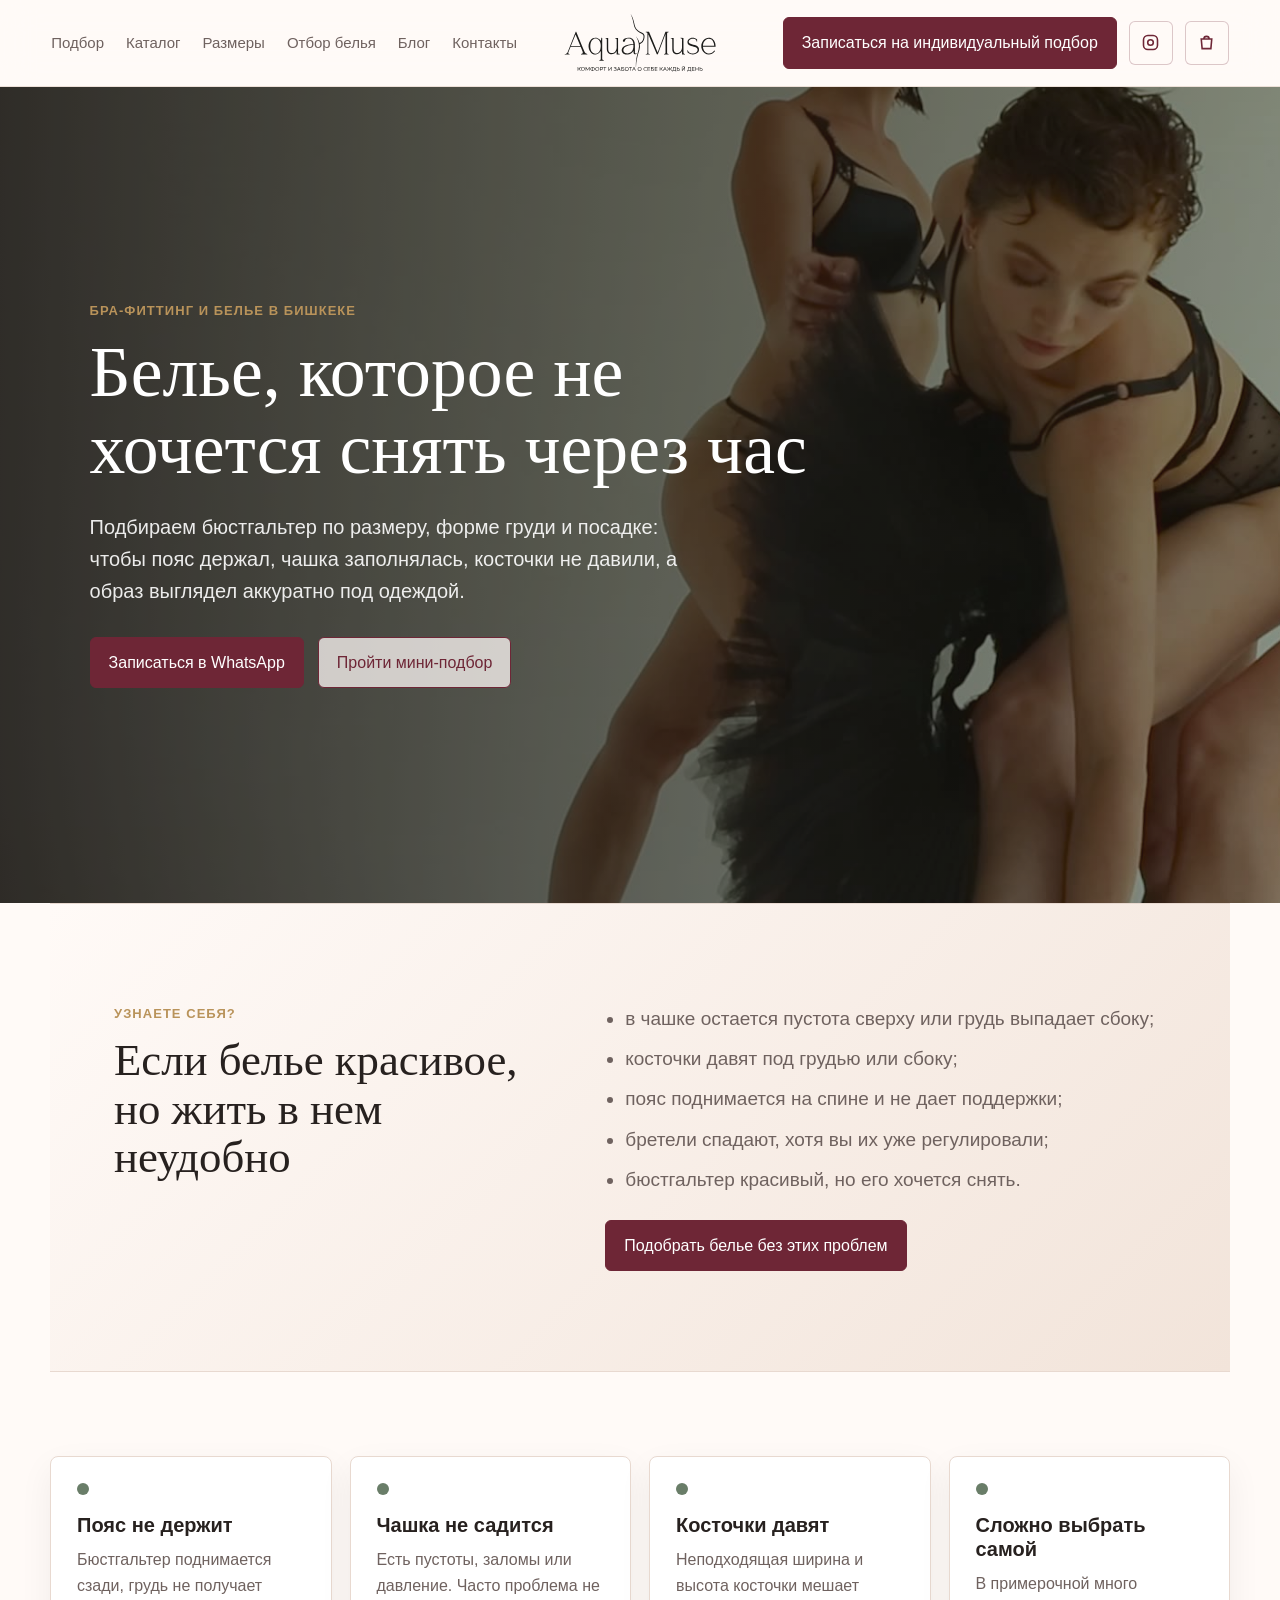
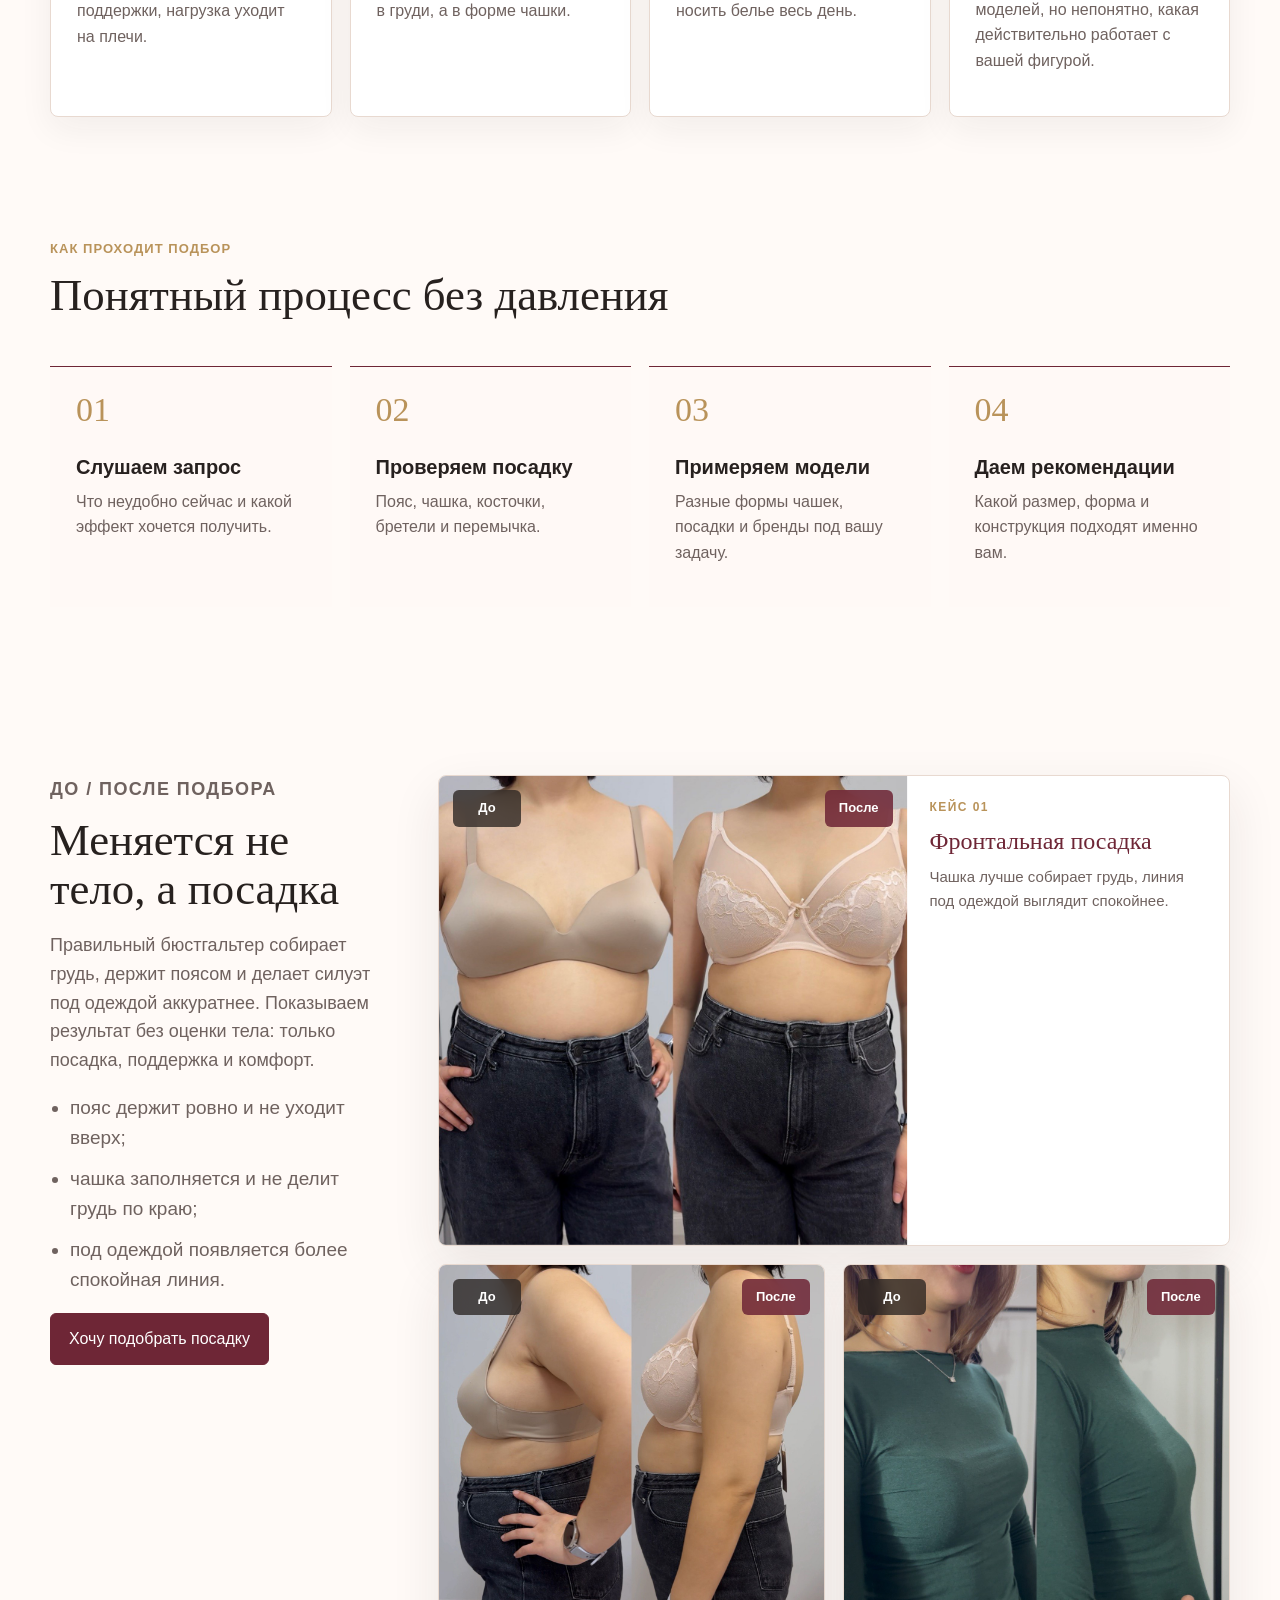
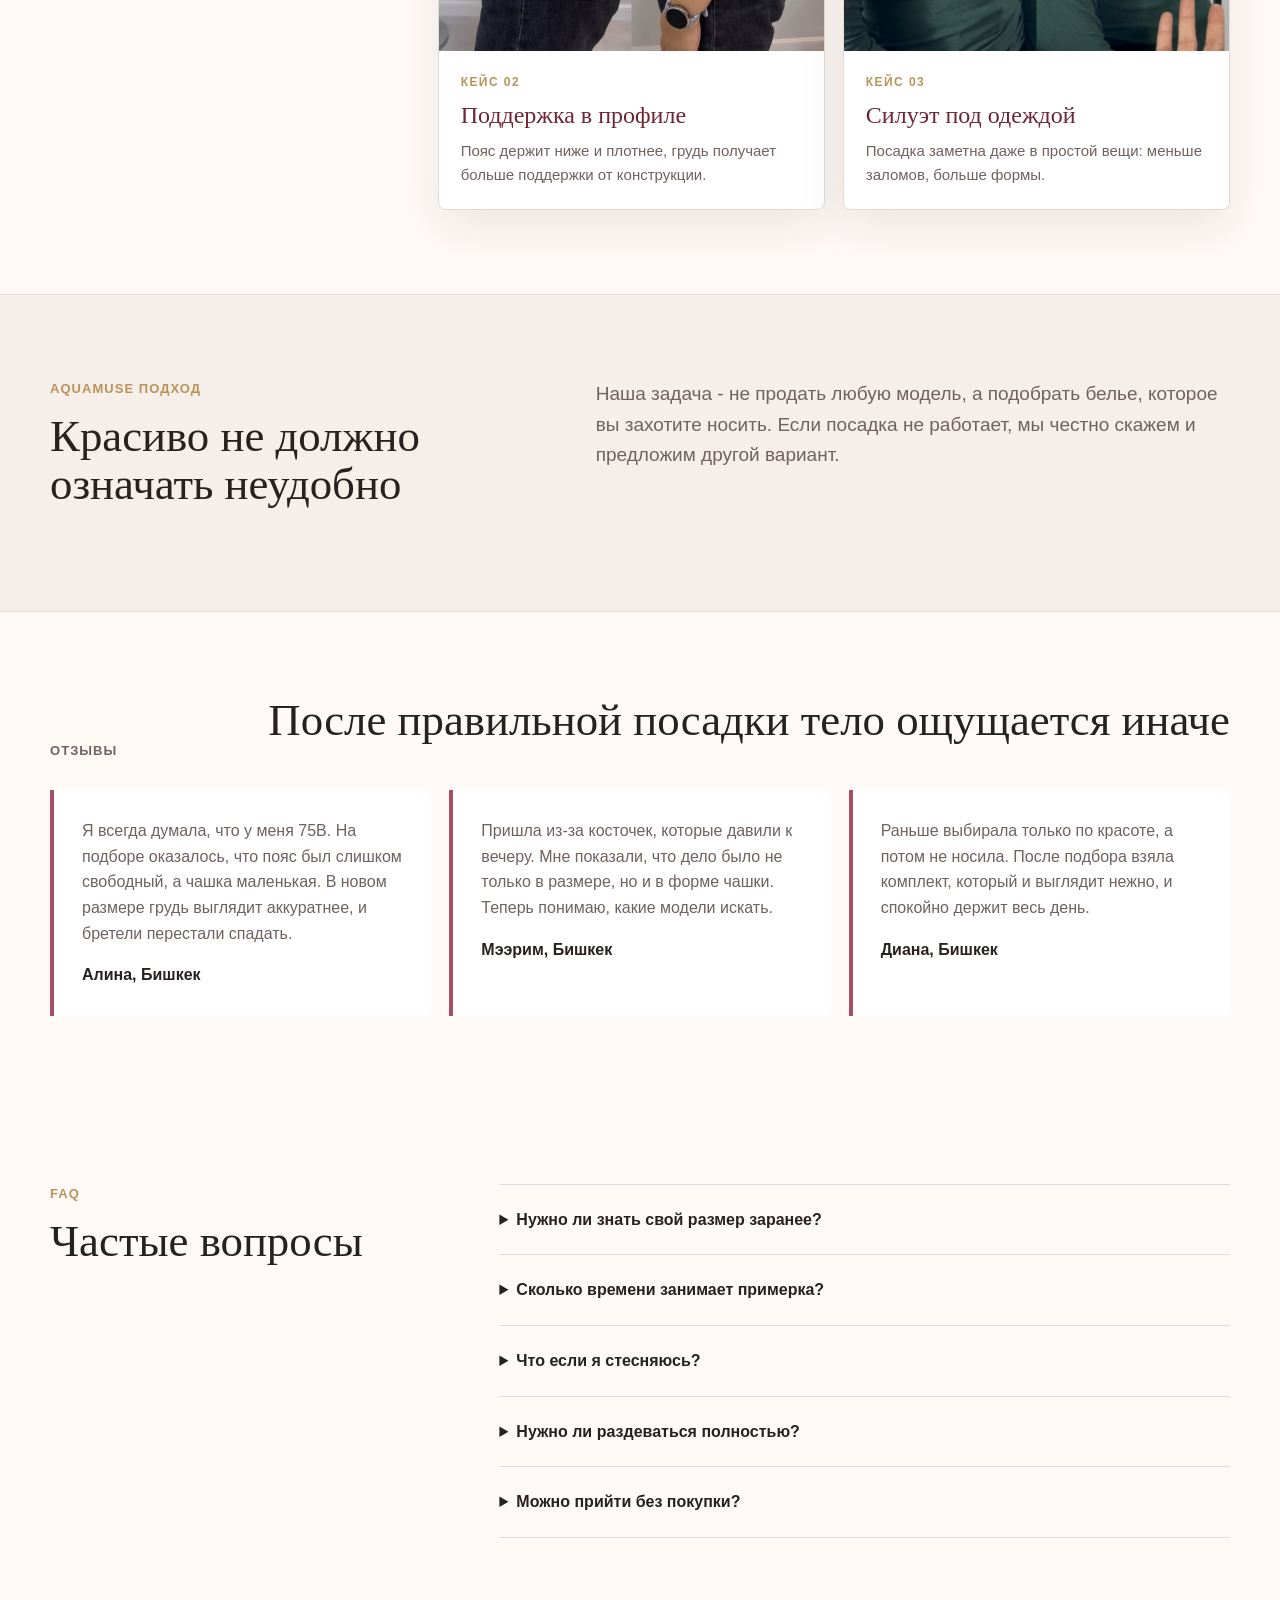
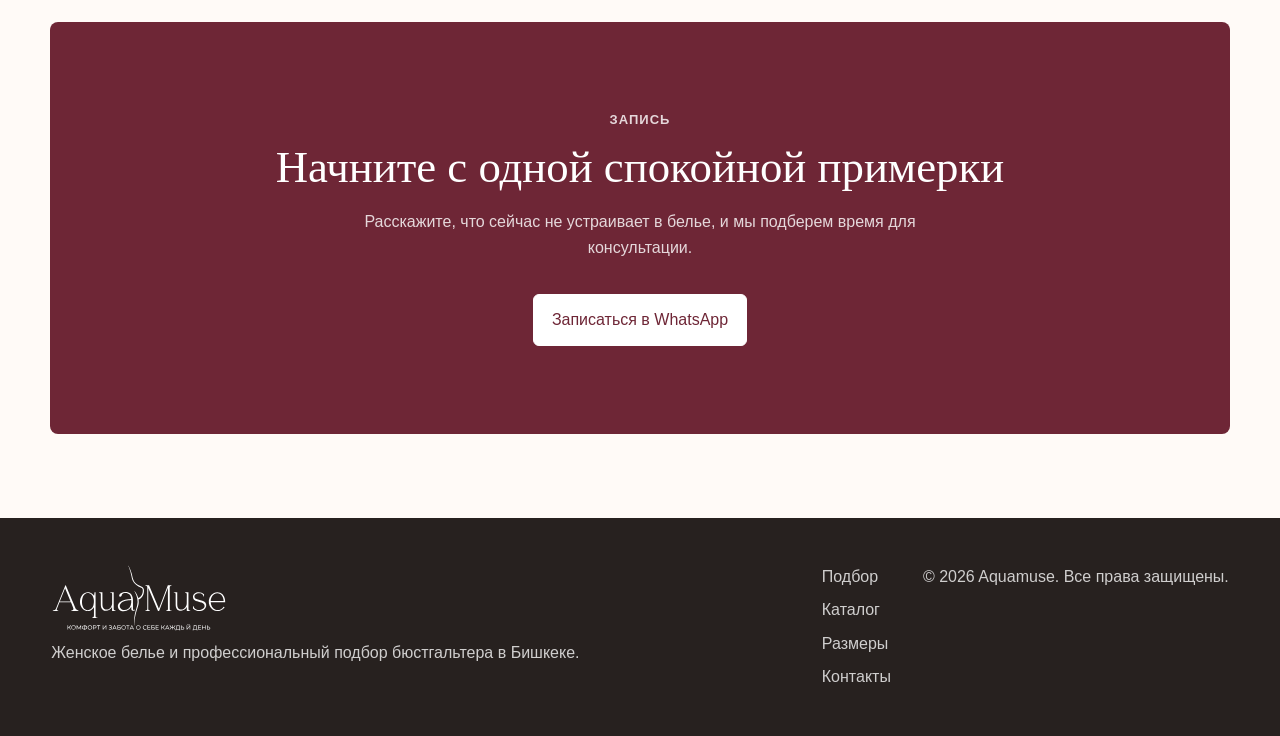
<file: index.html>
<!doctype html>
<html lang="ru">
<head>
  <meta charset="utf-8">
  <meta name="viewport" content="width=device-width, initial-scale=1">
  <title>Aquamuse - белье и подбор бюстгальтера в Бишкеке</title>
  <meta name="description" content="Aquamuse помогает подобрать бюстгальтер по размеру, форме груди и посадке. Комфортное белье, бра-фиттинг и примерка в Бишкеке.">
  <meta name="theme-color" content="#f6eee8">
  <meta property="og:title" content="Aquamuse - белье и подбор бюстгальтера в Бишкеке">
  <meta property="og:description" content="Профессиональный подбор бюстгальтера и комфортное женское белье в Бишкеке.">
  <meta property="og:type" content="website">
  <meta property="og:url" content="https://aquamuse.store/">
  <meta property="og:image" content="https://aquamuse.store/assets/aquamuse-hero-poster.jpg">
  <link rel="icon" href="assets/favicon.svg" type="image/svg+xml">
  <link rel="stylesheet" href="styles.css?v=20260915-mobile-instagram">
  <script type="application/ld+json">
  {
    "@context": "https://schema.org",
    "@type": "ClothingStore",
    "name": "Aquamuse",
    "description": "Женское белье и профессиональный подбор бюстгальтера в Бишкеке.",
    "address": {
      "@type": "PostalAddress",
      "addressLocality": "Бишкек",
      "addressCountry": "KG"
    },
    "areaServed": "Бишкек",
    "telephone": "+996550333087",
    "url": "https://aquamuse.store/",
    "sameAs": "https://www.instagram.com/aquamuse.kg"
  }
  </script>
</head>
<body>
  <header class="site-header">
    <a class="brand" href="index.html" aria-label="Aquamuse на главную"><img src="assets/logo-aquamuse.svg" alt="Aquamuse"></a>
    <button class="nav-toggle" type="button" aria-expanded="false" aria-controls="main-nav">
      <span></span><span></span><span></span>
    </button>
    <nav id="main-nav" class="main-nav" aria-label="Главная навигация">
      <a href="podbor-byustgaltera-bishkek.html">Подбор</a>
      <a href="catalog.html">Каталог</a>
      <a href="razmery.html">Размеры</a>
      <a href="brendy.html">Отбор белья</a>
      <a href="blog.html">Блог</a>
      <a href="kontakty.html">Контакты</a>
    </nav>
    <a class="header-cta" href="https://wa.me/996550333087?text=%D0%97%D0%B4%D1%80%D0%B0%D0%B2%D1%81%D1%82%D0%B2%D1%83%D0%B9%D1%82%D0%B5!%20%D0%A5%D0%BE%D1%87%D1%83%20%D0%B7%D0%B0%D0%BF%D0%B8%D1%81%D0%B0%D1%82%D1%8C%D1%81%D1%8F%20%D0%BD%D0%B0%20%D0%BF%D0%BE%D0%B4%D0%B1%D0%BE%D1%80%20%D0%B1%D0%B5%D0%BB%D1%8C%D1%8F%20%D0%B2%20Aquamuse.">WhatsApp</a>
    <a class="header-social" href="https://www.instagram.com/aquamuse.kg?igsh=Z3l3c3MxdXA5Ynk5" target="_blank" rel="noopener" aria-label="Instagram Aquamuse">
      <svg viewBox="0 0 24 24" aria-hidden="true"><rect x="4" y="4" width="16" height="16" rx="5"></rect><circle cx="12" cy="12" r="3.2"></circle><path d="M16.8 7.2h.01"></path></svg>
    </a>
  </header>

  <main>
    <section class="hero">
      <div class="hero-media" aria-hidden="true">
        <video autoplay muted loop playsinline preload="metadata" poster="assets/aquamuse-hero-poster.jpg">
          <source src="assets/aquamuse-hero-video.mp4" type="video/mp4">
        </video>
      </div>
      <div class="hero-content">
        <p class="eyebrow">Бра-фиттинг и белье в Бишкеке</p>
        <h1>Белье, которое не хочется снять через час</h1>
        <p class="hero-copy">Подбираем бюстгальтер по размеру, форме груди и посадке: чтобы пояс держал, чашка заполнялась, косточки не давили, а образ выглядел аккуратно под одеждой.</p>
        <div class="hero-actions">
          <a class="button primary" href="https://wa.me/996550333087?text=%D0%97%D0%B4%D1%80%D0%B0%D0%B2%D1%81%D1%82%D0%B2%D1%83%D0%B9%D1%82%D0%B5!%20%D0%A5%D0%BE%D1%87%D1%83%20%D0%B7%D0%B0%D0%BF%D0%B8%D1%81%D0%B0%D1%82%D1%8C%D1%81%D1%8F%20%D0%BD%D0%B0%20%D0%BF%D0%BE%D0%B4%D0%B1%D0%BE%D1%80%20%D0%B1%D0%B5%D0%BB%D1%8C%D1%8F%20%D0%B2%20Aquamuse.">Записаться в WhatsApp</a>
          <a class="button secondary" href="razmery.html">Пройти мини-подбор</a>
        </div>
      </div>
    </section>

    <section class="section self-check">
      <div>
        <p class="eyebrow">Узнаете себя?</p>
        <h2>Если белье красивое, но жить в нем неудобно</h2>
      </div>
      <div>
        <ul class="check-list compact">
          <li>в чашке остается пустота сверху или грудь выпадает сбоку;</li>
          <li>косточки давят под грудью или сбоку;</li>
          <li>пояс поднимается на спине и не дает поддержки;</li>
          <li>бретели спадают, хотя вы их уже регулировали;</li>
          <li>бюстгальтер красивый, но его хочется снять.</li>
        </ul>
        <a class="button primary" href="https://wa.me/996550333087?text=%D0%97%D0%B4%D1%80%D0%B0%D0%B2%D1%81%D1%82%D0%B2%D1%83%D0%B9%D1%82%D0%B5!%20%D0%A5%D0%BE%D1%87%D1%83%20%D0%B7%D0%B0%D0%BF%D0%B8%D1%81%D0%B0%D1%82%D1%8C%D1%81%D1%8F%20%D0%BD%D0%B0%20%D0%BF%D0%BE%D0%B4%D0%B1%D0%BE%D1%80%20%D0%B1%D0%B5%D0%BB%D1%8C%D1%8F%20%D0%B2%20Aquamuse.">Подобрать белье без этих проблем</a>
      </div>
    </section>

    <section class="section pain-list" aria-label="Проблемы с посадкой белья">
      <article>
        <span class="icon-dot"></span>
        <h3>Пояс не держит</h3>
        <p>Бюстгальтер поднимается сзади, грудь не получает поддержки, нагрузка уходит на плечи.</p>
      </article>
      <article>
        <span class="icon-dot"></span>
        <h3>Чашка не садится</h3>
        <p>Есть пустоты, заломы или давление. Часто проблема не в груди, а в форме чашки.</p>
      </article>
      <article>
        <span class="icon-dot"></span>
        <h3>Косточки давят</h3>
        <p>Неподходящая ширина и высота косточки мешает носить белье весь день.</p>
      </article>
      <article>
        <span class="icon-dot"></span>
        <h3>Сложно выбрать самой</h3>
        <p>В примерочной много моделей, но непонятно, какая действительно работает с вашей фигурой.</p>
      </article>
    </section>

    <section class="section fit-process">
      <div class="section-heading">
        <div>
          <p class="eyebrow">Как проходит подбор</p>
          <h2>Понятный процесс без давления</h2>
        </div>
      </div>
      <div class="process-grid">
        <article><span>01</span><h3>Слушаем запрос</h3><p>Что неудобно сейчас и какой эффект хочется получить.</p></article>
        <article><span>02</span><h3>Проверяем посадку</h3><p>Пояс, чашка, косточки, бретели и перемычка.</p></article>
        <article><span>03</span><h3>Примеряем модели</h3><p>Разные формы чашек, посадки и бренды под вашу задачу.</p></article>
        <article><span>04</span><h3>Даем рекомендации</h3><p>Какой размер, форма и конструкция подходят именно вам.</p></article>
      </div>
    </section>

    <section id="results" class="section before-after">
      <div class="before-after-copy">
        <p class="eyebrow">До / После подбора</p>
        <h2>Меняется не тело, а посадка</h2>
        <p>Правильный бюстгальтер собирает грудь, держит поясом и делает силуэт под одеждой аккуратнее. Показываем результат без оценки тела: только посадка, поддержка и комфорт.</p>
        <ul class="check-list compact">
          <li>пояс держит ровно и не уходит вверх;</li>
          <li>чашка заполняется и не делит грудь по краю;</li>
          <li>под одеждой появляется более спокойная линия.</li>
        </ul>
        <a class="button primary" href="https://wa.me/996550333087?text=%D0%97%D0%B4%D1%80%D0%B0%D0%B2%D1%81%D1%82%D0%B2%D1%83%D0%B9%D1%82%D0%B5!%20%D0%A5%D0%BE%D1%87%D1%83%20%D0%B7%D0%B0%D0%BF%D0%B8%D1%81%D0%B0%D1%82%D1%8C%D1%81%D1%8F%20%D0%BD%D0%B0%20%D0%BF%D0%BE%D0%B4%D0%B1%D0%BE%D1%80%20%D0%B1%D0%B5%D0%BB%D1%8C%D1%8F%20%D0%B2%20Aquamuse.">Хочу подобрать посадку</a>
      </div>
      <div class="before-after-gallery" aria-label="Примеры результата подбора бюстгальтера">
        <figure class="before-after-card featured">
          <div class="compare-image">
            <img src="assets/before-after-front.jpg" alt="До и после подбора бюстгальтера: вид спереди">
            <span class="compare-label before">До</span>
            <span class="compare-label after">После</span>
          </div>
          <figcaption>
            <span>Кейс 01</span>
            <strong>Фронтальная посадка</strong>
            <p>Чашка лучше собирает грудь, линия под одеждой выглядит спокойнее.</p>
          </figcaption>
        </figure>
        <figure class="before-after-card">
          <div class="compare-image">
            <img src="assets/before-after-side.jpg" alt="До и после подбора бюстгальтера: вид сбоку">
            <span class="compare-label before">До</span>
            <span class="compare-label after">После</span>
          </div>
          <figcaption>
            <span>Кейс 02</span>
            <strong>Поддержка в профиле</strong>
            <p>Пояс держит ниже и плотнее, грудь получает больше поддержки от конструкции.</p>
          </figcaption>
        </figure>
        <figure class="before-after-card">
          <div class="compare-image">
            <img src="assets/before-after-clothes.jpg" alt="До и после подбора бюстгальтера под одеждой">
            <span class="compare-label before">До</span>
            <span class="compare-label after">После</span>
          </div>
          <figcaption>
            <span>Кейс 03</span>
            <strong>Силуэт под одеждой</strong>
            <p>Посадка заметна даже в простой вещи: меньше заломов, больше формы.</p>
          </figcaption>
        </figure>
      </div>
    </section>

    <section class="section home-featured" data-home-featured hidden>
      <div class="home-featured-nav" aria-label="Подборки каталога">
        <a class="text-link" href="catalog.html?category=discounts#catalog-list" data-home-featured-discounts>Товары со скидками</a>
        <a class="text-link" href="catalog.html?category=new#catalog-list" data-home-featured-new>Новое поступление</a>
      </div>
      <div class="home-featured-grid" data-home-featured-grid></div>
    </section>

    <section class="section trust-band">
      <div>
        <p class="eyebrow">Aquamuse подход</p>
        <h2>Красиво не должно означать неудобно</h2>
      </div>
      <p>Наша задача - не продать любую модель, а подобрать белье, которое вы захотите носить. Если посадка не работает, мы честно скажем и предложим другой вариант.</p>
    </section>

    <section class="section reviews">
      <div class="section-heading">
        <p class="eyebrow">Отзывы</p>
        <h2>После правильной посадки тело ощущается иначе</h2>
      </div>
      <div class="review-grid">
        <blockquote>
          <p>Я всегда думала, что у меня 75B. На подборе оказалось, что пояс был слишком свободный, а чашка маленькая. В новом размере грудь выглядит аккуратнее, и бретели перестали спадать.</p>
          <cite>Алина, Бишкек</cite>
        </blockquote>
        <blockquote>
          <p>Пришла из-за косточек, которые давили к вечеру. Мне показали, что дело было не только в размере, но и в форме чашки. Теперь понимаю, какие модели искать.</p>
          <cite>Мээрим, Бишкек</cite>
        </blockquote>
        <blockquote>
          <p>Раньше выбирала только по красоте, а потом не носила. После подбора взяла комплект, который и выглядит нежно, и спокойно держит весь день.</p>
          <cite>Диана, Бишкек</cite>
        </blockquote>
      </div>
    </section>

    <section class="section faq">
      <div>
        <p class="eyebrow">FAQ</p>
        <h2>Частые вопросы</h2>
      </div>
      <div class="accordion">
        <details>
          <summary>Нужно ли знать свой размер заранее?</summary>
          <p>Нет. Для этого и нужен подбор: мы проверим текущий размер, посадку и предложим подходящие варианты.</p>
        </details>
        <details>
          <summary>Сколько времени занимает примерка?</summary>
          <p>Обычно 30-45 минут. Если нужно подобрать несколько задач, лучше заложить около часа.</p>
        </details>
        <details>
          <summary>Что если я стесняюсь?</summary>
          <p>Это нормально. Подбор проходит спокойно и бережно: мы объясняем, что проверяем, не торопим и всегда ориентируемся на ваш комфорт.</p>
        </details>
        <details>
          <summary>Нужно ли раздеваться полностью?</summary>
          <p>Нет. Примерка проходит в белье и удобном для вас формате. Специалист оценивает посадку по поясу, чашке, косточкам и бретелям.</p>
        </details>
        <details>
          <summary>Можно прийти без покупки?</summary>
          <p>Да. Консультация помогает понять размер и посадку, а покупка остается вашим решением.</p>
        </details>
      </div>
    </section>

    <section class="section final-cta">
      <p class="eyebrow">Запись</p>
      <h2>Начните с одной спокойной примерки</h2>
      <p>Расскажите, что сейчас не устраивает в белье, и мы подберем время для консультации.</p>
      <a class="button primary" href="https://wa.me/996550333087?text=%D0%97%D0%B4%D1%80%D0%B0%D0%B2%D1%81%D1%82%D0%B2%D1%83%D0%B9%D1%82%D0%B5!%20%D0%A5%D0%BE%D1%87%D1%83%20%D0%B7%D0%B0%D0%BF%D0%B8%D1%81%D0%B0%D1%82%D1%8C%D1%81%D1%8F%20%D0%BD%D0%B0%20%D0%BF%D0%BE%D0%B4%D0%B1%D0%BE%D1%80%20%D0%B1%D0%B5%D0%BB%D1%8C%D1%8F%20%D0%B2%20Aquamuse.">Записаться в WhatsApp</a>
    </section>
  </main>

  <footer class="site-footer">
    <div>
      <a class="brand" href="index.html"><img src="assets/logo-aquamuse.svg" alt="Aquamuse"></a>
      <p>Женское белье и профессиональный подбор бюстгальтера в Бишкеке.</p>
    </div>
    <nav aria-label="Навигация в подвале">
      <a href="podbor-byustgaltera-bishkek.html">Подбор</a>
      <a href="catalog.html">Каталог</a>
      <a href="razmery.html">Размеры</a>
      <a href="kontakty.html">Контакты</a>
    </nav>
    <p class="footer-note">© 2026 Aquamuse. Все права защищены.</p>
  </footer>
  <script src="script.js?v=20260814-catalog-sync-3"></script>
</body>
</html>
</file>
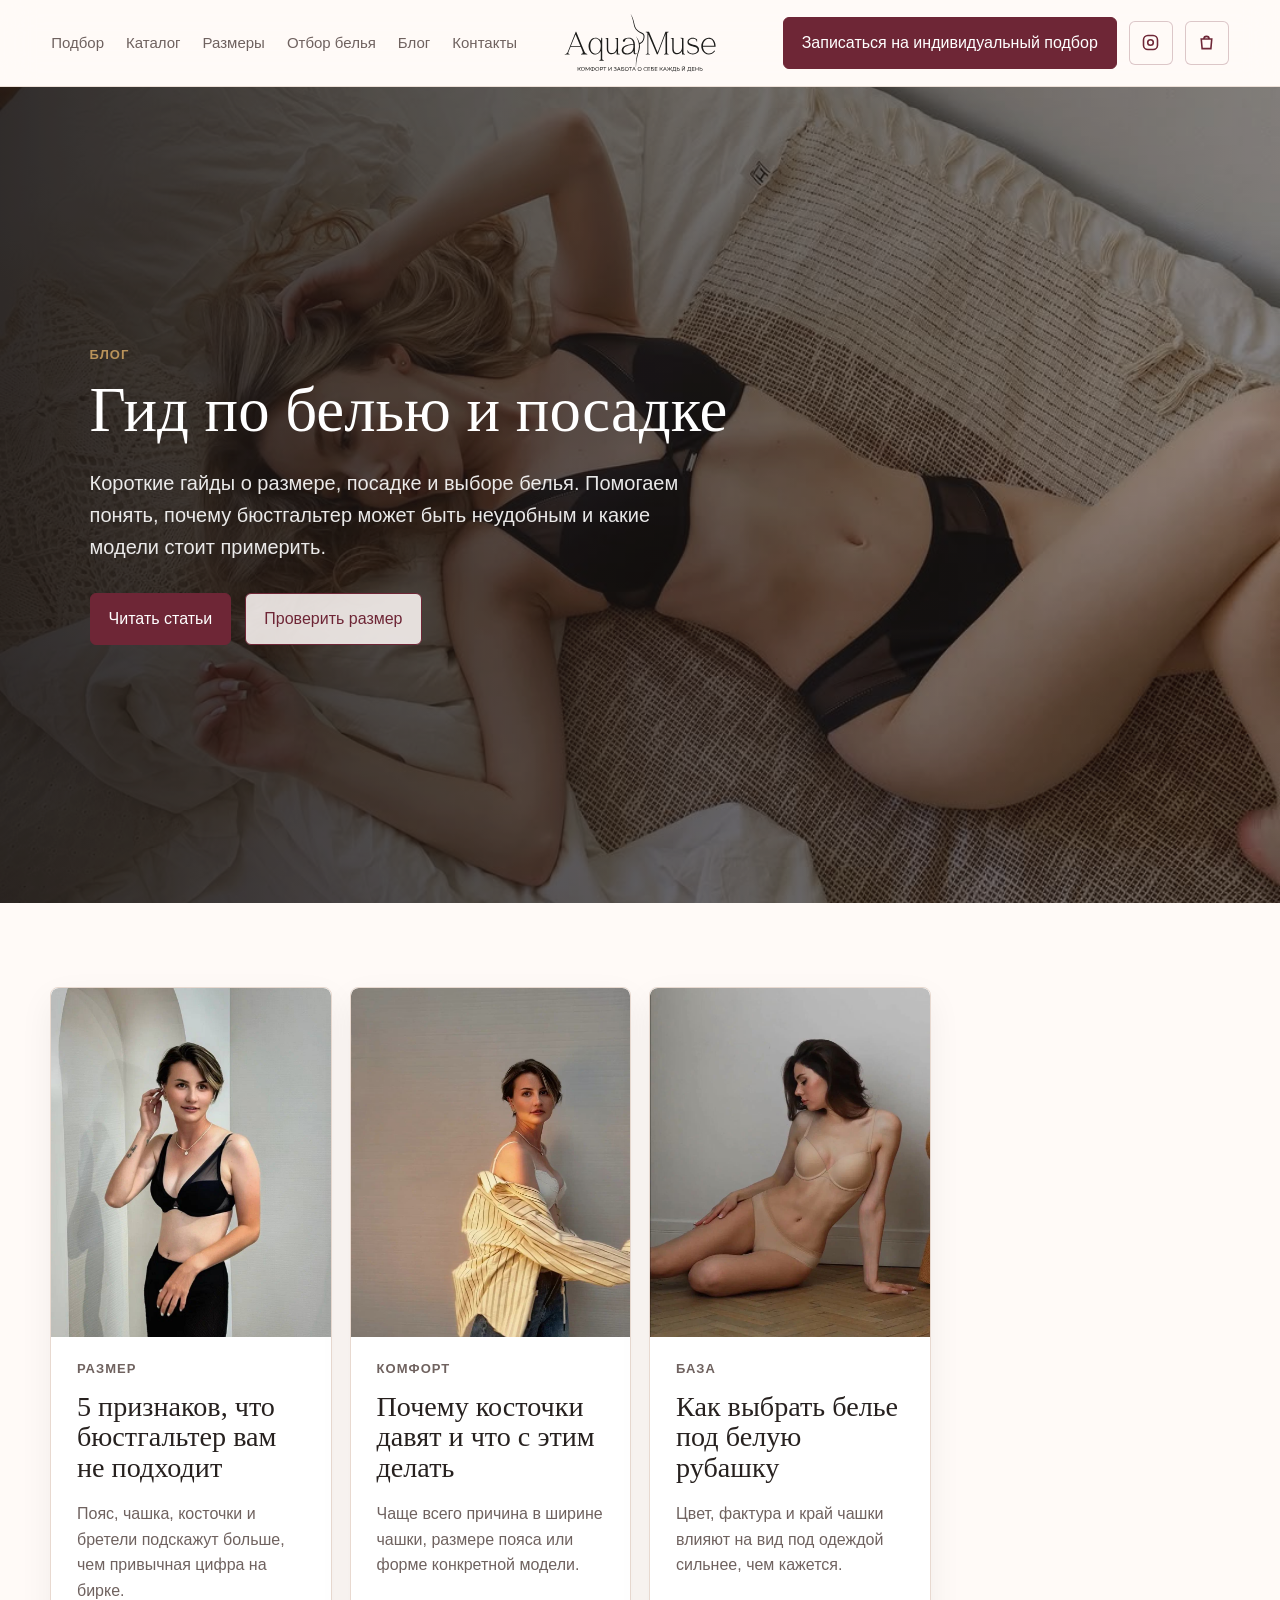
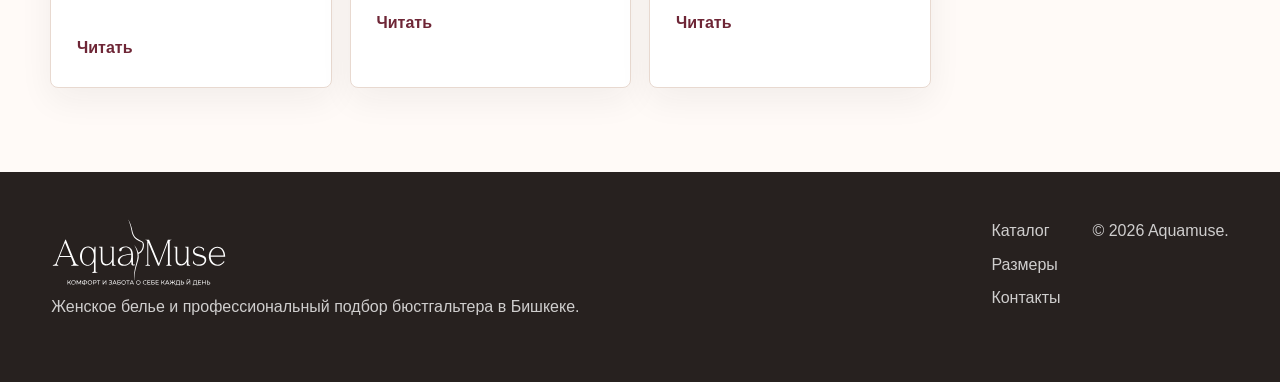
<file: blog.html>
﻿<!doctype html>
<html lang="ru">
<head>
  <meta charset="utf-8">
  <meta name="viewport" content="width=device-width, initial-scale=1">
  <title>Блог о подборе белья - Aquamuse</title>
  <meta name="description" content="Статьи Aquamuse о подборе бюстгальтера, посадке, размерах, базовом белье и комфорте каждый день.">
  <link rel="icon" href="assets/favicon.svg" type="image/svg+xml">
  <link rel="stylesheet" href="styles.css?v=20260915-mobile-instagram">
</head>
<body>
  <header class="site-header"><a class="brand" href="index.html"><img src="assets/logo-aquamuse.svg" alt="Aquamuse"></a><button class="nav-toggle" type="button" aria-expanded="false" aria-controls="main-nav"><span></span><span></span><span></span></button><nav id="main-nav" class="main-nav"><a href="podbor-byustgaltera-bishkek.html">Подбор</a><a href="catalog.html">Каталог</a><a href="razmery.html">Размеры</a><a href="brendy.html">Отбор белья</a><a href="blog.html">Блог</a><a href="kontakty.html">Контакты</a></nav><a class="header-cta" href="https://wa.me/996550333087?text=%D0%97%D0%B4%D1%80%D0%B0%D0%B2%D1%81%D1%82%D0%B2%D1%83%D0%B9%D1%82%D0%B5!%20%D0%A5%D0%BE%D1%87%D1%83%20%D0%B7%D0%B0%D0%BF%D0%B8%D1%81%D0%B0%D1%82%D1%8C%D1%81%D1%8F%20%D0%BD%D0%B0%20%D0%BF%D0%BE%D0%B4%D0%B1%D0%BE%D1%80%20%D0%B1%D0%B5%D0%BB%D1%8C%D1%8F%20%D0%B2%20Aquamuse.">Записаться</a><a class="header-social" href="https://www.instagram.com/aquamuse.kg?igsh=Z3l3c3MxdXA5Ynk5" target="_blank" rel="noopener" aria-label="Instagram Aquamuse"><svg viewBox="0 0 24 24" aria-hidden="true"><rect x="4" y="4" width="16" height="16" rx="5"></rect><circle cx="12" cy="12" r="3.2"></circle><path d="M16.8 7.2h.01"></path></svg></a></header>
  <main>
    <section class="page-cover page-cover-blog">
      <div class="page-cover-media" aria-hidden="true">
        <img src="assets/hero-blog.jpg" alt="">
      </div>
      <div class="page-cover-content">
        <p class="eyebrow">Блог</p>
        <h1>Гид по белью и посадке</h1>
        <p class="page-cover-copy">Короткие гайды о размере, посадке и выборе белья. Помогаем понять, почему бюстгальтер может быть неудобным и какие модели стоит примерить.</p>
        <div class="page-cover-actions">
          <a class="button primary" href="#blog-list">Читать статьи</a>
          <a class="button secondary" href="razmery.html">Проверить размер</a>
        </div>
      </div>
    </section>
    <section id="blog-list" class="section blog-grid">
      <article>
        <img class="blog-card-image" src="assets/aquamuse-model-black-portrait.jpg" alt="Черное белье Aquamuse на модели" loading="lazy" decoding="async">
        <p class="eyebrow">Размер</p>
        <h2>5 признаков, что бюстгальтер вам не подходит</h2>
        <p>Пояс, чашка, косточки и бретели подскажут больше, чем привычная цифра на бирке.</p>
        <a class="text-link" href="podbor-byustgaltera-bishkek.html">Читать</a>
      </article>
      <article>
        <img class="blog-card-image" src="assets/aquamuse-model-white-shirt.jpg" alt="Белое белье Aquamuse в образе с рубашкой" loading="lazy" decoding="async">
        <p class="eyebrow">Комфорт</p>
        <h2>Почему косточки давят и что с этим делать</h2>
        <p>Чаще всего причина в ширине чашки, размере пояса или форме конкретной модели.</p>
        <a class="text-link" href="razmery.html">Читать</a>
      </article>
      <article>
        <img class="blog-card-image" src="assets/aquamuse-model-beige-set.jpg" alt="Бежевое белье Aquamuse на модели" loading="lazy" decoding="async">
        <p class="eyebrow">База</p>
        <h2>Как выбрать белье под белую рубашку</h2>
        <p>Цвет, фактура и край чашки влияют на вид под одеждой сильнее, чем кажется.</p>
        <a class="text-link" href="catalog.html">Читать</a>
      </article>
    </section>
  </main>
  <footer class="site-footer"><div><a class="brand" href="index.html"><img src="assets/logo-aquamuse.svg" alt="Aquamuse"></a><p>Женское белье и профессиональный подбор бюстгальтера в Бишкеке.</p></div><nav><a href="catalog.html">Каталог</a><a href="razmery.html">Размеры</a><a href="kontakty.html">Контакты</a></nav><p class="footer-note">© 2026 Aquamuse.</p></footer>
  <script src="script.js?v=20260814-catalog-sync-3"></script>
</body>
</html>
</file>
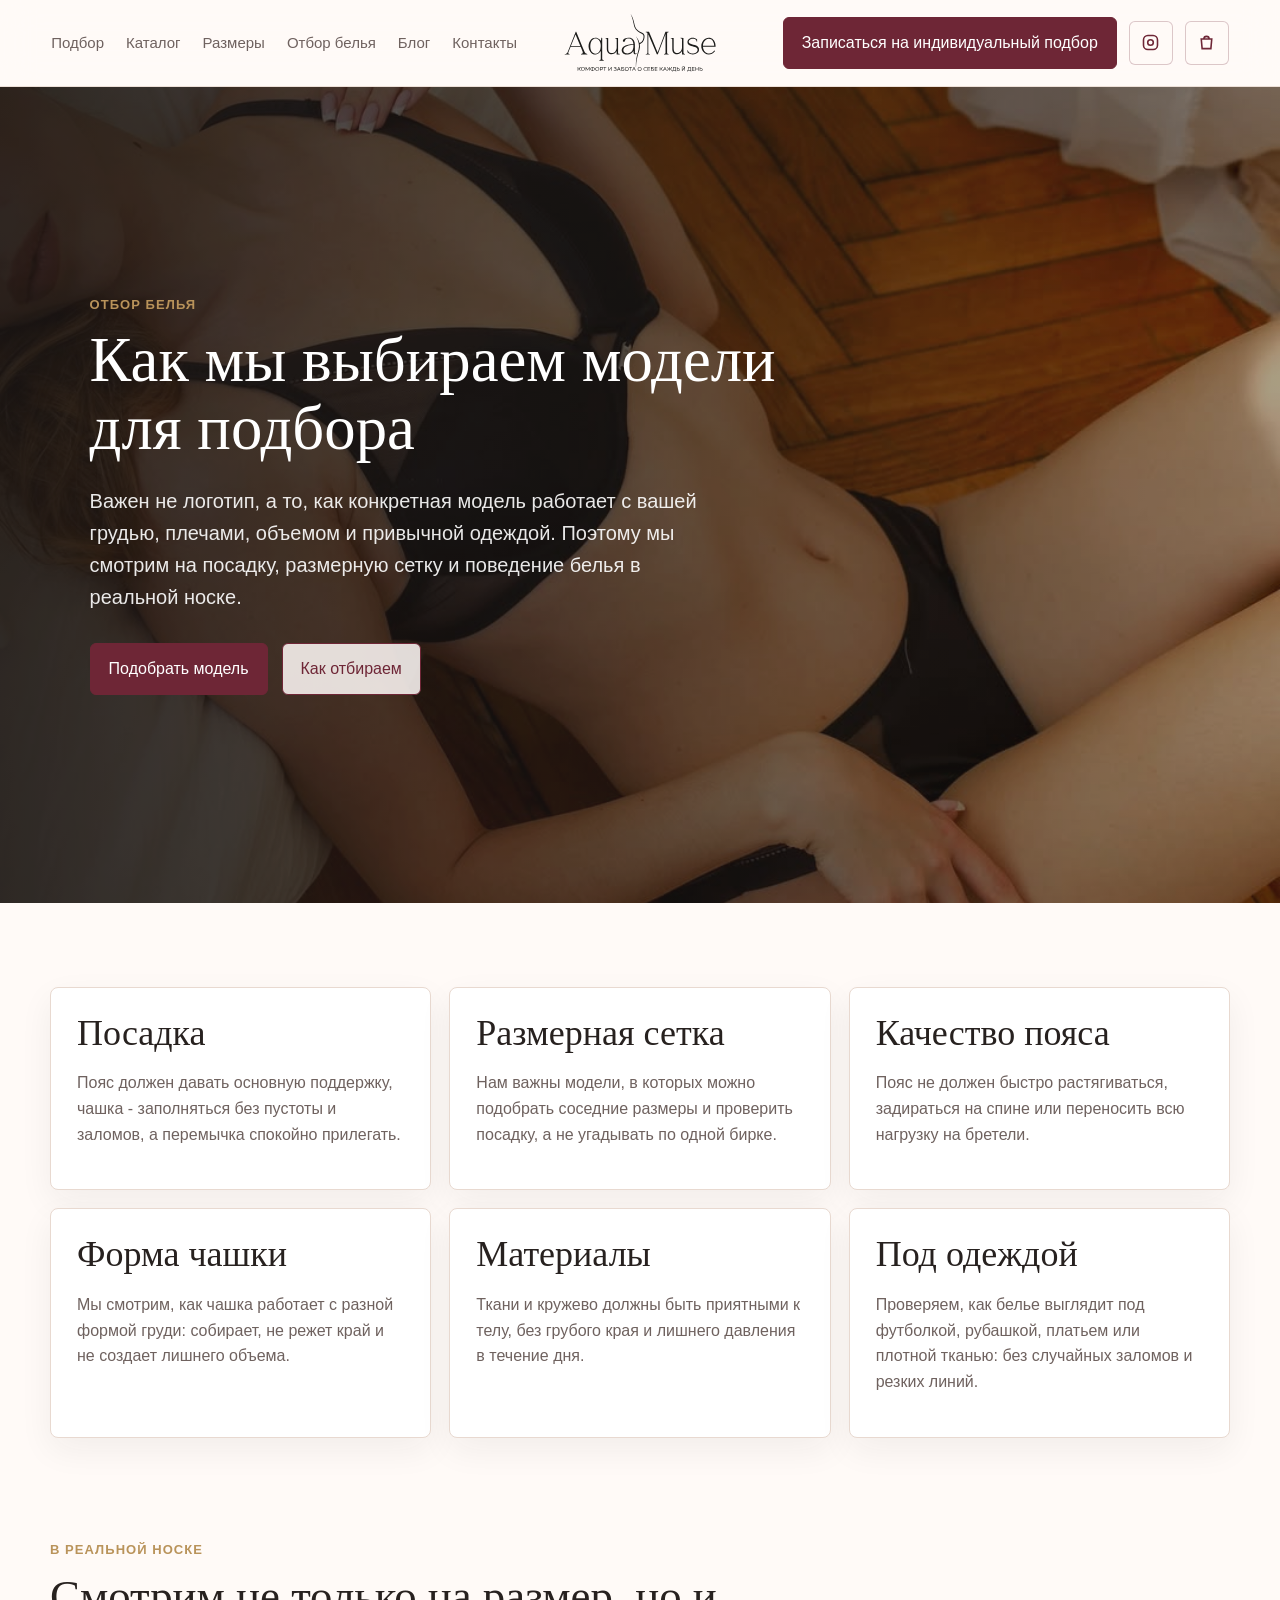
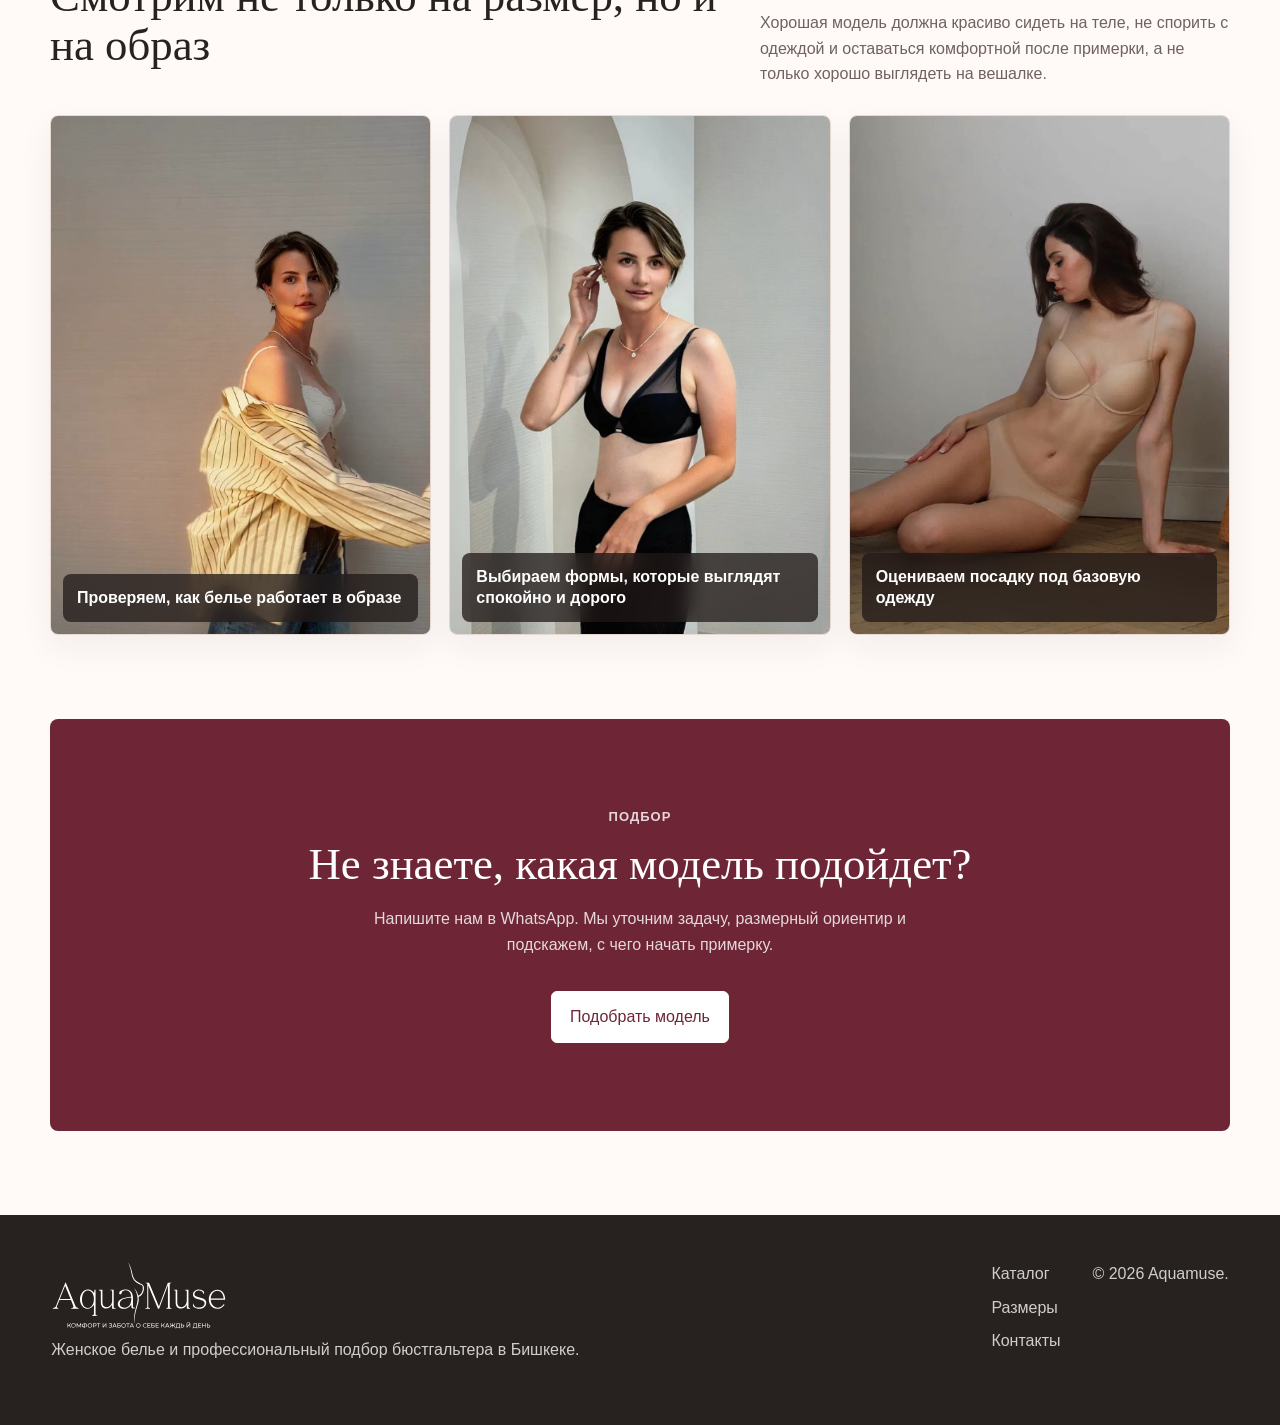
<file: brendy.html>
﻿<!doctype html>
<html lang="ru">
<head>
  <meta charset="utf-8">
  <meta name="viewport" content="width=device-width, initial-scale=1">
  <title>Как Aquamuse отбирает белье для подбора в Бишкеке</title>
  <meta name="description" content="Aquamuse отбирает белье по посадке, размерной сетке, качеству пояса, форме чашки и комфорту под одеждой.">
  <link rel="icon" href="assets/favicon.svg" type="image/svg+xml">
  <link rel="stylesheet" href="styles.css?v=20260915-mobile-instagram">
</head>
<body>
  <header class="site-header"><a class="brand" href="index.html"><img src="assets/logo-aquamuse.svg" alt="Aquamuse"></a><button class="nav-toggle" type="button" aria-expanded="false" aria-controls="main-nav"><span></span><span></span><span></span></button><nav id="main-nav" class="main-nav"><a href="podbor-byustgaltera-bishkek.html">Подбор</a><a href="catalog.html">Каталог</a><a href="razmery.html">Размеры</a><a href="brendy.html">Отбор белья</a><a href="blog.html">Блог</a><a href="kontakty.html">Контакты</a></nav><a class="header-cta" href="https://wa.me/996550333087?text=%D0%97%D0%B4%D1%80%D0%B0%D0%B2%D1%81%D1%82%D0%B2%D1%83%D0%B9%D1%82%D0%B5!%20%D0%A5%D0%BE%D1%87%D1%83%20%D0%B7%D0%B0%D0%BF%D0%B8%D1%81%D0%B0%D1%82%D1%8C%D1%81%D1%8F%20%D0%BD%D0%B0%20%D0%BF%D0%BE%D0%B4%D0%B1%D0%BE%D1%80%20%D0%B1%D0%B5%D0%BB%D1%8C%D1%8F%20%D0%B2%20Aquamuse.">Записаться</a><a class="header-social" href="https://www.instagram.com/aquamuse.kg?igsh=Z3l3c3MxdXA5Ynk5" target="_blank" rel="noopener" aria-label="Instagram Aquamuse"><svg viewBox="0 0 24 24" aria-hidden="true"><rect x="4" y="4" width="16" height="16" rx="5"></rect><circle cx="12" cy="12" r="3.2"></circle><path d="M16.8 7.2h.01"></path></svg></a></header>
  <main>
    <section class="page-cover page-cover-brendy">
      <div class="page-cover-media" aria-hidden="true">
        <img src="assets/hero-brendy.jpg" alt="">
      </div>
      <div class="page-cover-content">
        <p class="eyebrow">Отбор белья</p>
        <h1>Как мы выбираем модели для подбора</h1>
        <p class="page-cover-copy">Важен не логотип, а то, как конкретная модель работает с вашей грудью, плечами, объемом и привычной одеждой. Поэтому мы смотрим на посадку, размерную сетку и поведение белья в реальной носке.</p>
        <div class="page-cover-actions">
          <a class="button primary" href="https://wa.me/996550333087?text=%D0%97%D0%B4%D1%80%D0%B0%D0%B2%D1%81%D1%82%D0%B2%D1%83%D0%B9%D1%82%D0%B5!%20%D0%A5%D0%BE%D1%87%D1%83%20%D0%B7%D0%B0%D0%BF%D0%B8%D1%81%D0%B0%D1%82%D1%8C%D1%81%D1%8F%20%D0%BD%D0%B0%20%D0%BF%D0%BE%D0%B4%D0%B1%D0%BE%D1%80%20%D0%B1%D0%B5%D0%BB%D1%8C%D1%8F%20%D0%B2%20Aquamuse.">Подобрать модель</a>
          <a class="button secondary" href="#selection-criteria">Как отбираем</a>
        </div>
      </div>
    </section>
    <section id="selection-criteria" class="section brand-list">
      <article><h2>Посадка</h2><p>Пояс должен давать основную поддержку, чашка - заполняться без пустоты и заломов, а перемычка спокойно прилегать.</p></article>
      <article><h2>Размерная сетка</h2><p>Нам важны модели, в которых можно подобрать соседние размеры и проверить посадку, а не угадывать по одной бирке.</p></article>
      <article><h2>Качество пояса</h2><p>Пояс не должен быстро растягиваться, задираться на спине или переносить всю нагрузку на бретели.</p></article>
      <article><h2>Форма чашки</h2><p>Мы смотрим, как чашка работает с разной формой груди: собирает, не режет край и не создает лишнего объема.</p></article>
      <article><h2>Материалы</h2><p>Ткани и кружево должны быть приятными к телу, без грубого края и лишнего давления в течение дня.</p></article>
      <article><h2>Под одеждой</h2><p>Проверяем, как белье выглядит под футболкой, рубашкой, платьем или плотной тканью: без случайных заломов и резких линий.</p></article>
    </section>
    <section class="section selection-look">
      <div class="section-heading">
        <div>
          <p class="eyebrow">В реальной носке</p>
          <h2>Смотрим не только на размер, но и на образ</h2>
        </div>
        <p>Хорошая модель должна красиво сидеть на теле, не спорить с одеждой и оставаться комфортной после примерки, а не только хорошо выглядеть на вешалке.</p>
      </div>
      <div class="selection-look-grid">
        <figure class="selection-look-card selection-look-card-wide">
          <img src="assets/aquamuse-model-white-shirt.jpg" alt="Белое белье Aquamuse в образе с рубашкой" loading="lazy" decoding="async">
          <figcaption>Проверяем, как белье работает в образе</figcaption>
        </figure>
        <figure class="selection-look-card">
          <img src="assets/aquamuse-model-black-portrait.jpg" alt="Черное белье Aquamuse на модели" loading="lazy" decoding="async">
          <figcaption>Выбираем формы, которые выглядят спокойно и дорого</figcaption>
        </figure>
        <figure class="selection-look-card">
          <img src="assets/aquamuse-model-beige-set.jpg" alt="Бежевый комплект Aquamuse на модели" loading="lazy" decoding="async">
          <figcaption>Оцениваем посадку под базовую одежду</figcaption>
        </figure>
      </div>
    </section>
    <section class="section final-cta">
      <p class="eyebrow">Подбор</p>
      <h2>Не знаете, какая модель подойдет?</h2>
      <p>Напишите нам в WhatsApp. Мы уточним задачу, размерный ориентир и подскажем, с чего начать примерку.</p>
      <a class="button primary" href="https://wa.me/996550333087?text=%D0%97%D0%B4%D1%80%D0%B0%D0%B2%D1%81%D1%82%D0%B2%D1%83%D0%B9%D1%82%D0%B5!%20%D0%A5%D0%BE%D1%87%D1%83%20%D0%B7%D0%B0%D0%BF%D0%B8%D1%81%D0%B0%D1%82%D1%8C%D1%81%D1%8F%20%D0%BD%D0%B0%20%D0%BF%D0%BE%D0%B4%D0%B1%D0%BE%D1%80%20%D0%B1%D0%B5%D0%BB%D1%8C%D1%8F%20%D0%B2%20Aquamuse.">Подобрать модель</a>
    </section>
  </main>
  <footer class="site-footer"><div><a class="brand" href="index.html"><img src="assets/logo-aquamuse.svg" alt="Aquamuse"></a><p>Женское белье и профессиональный подбор бюстгальтера в Бишкеке.</p></div><nav><a href="catalog.html">Каталог</a><a href="razmery.html">Размеры</a><a href="kontakty.html">Контакты</a></nav><p class="footer-note">© 2026 Aquamuse.</p></footer>
  <script src="script.js?v=20260814-catalog-sync-3"></script>
</body>
</html>
</file>
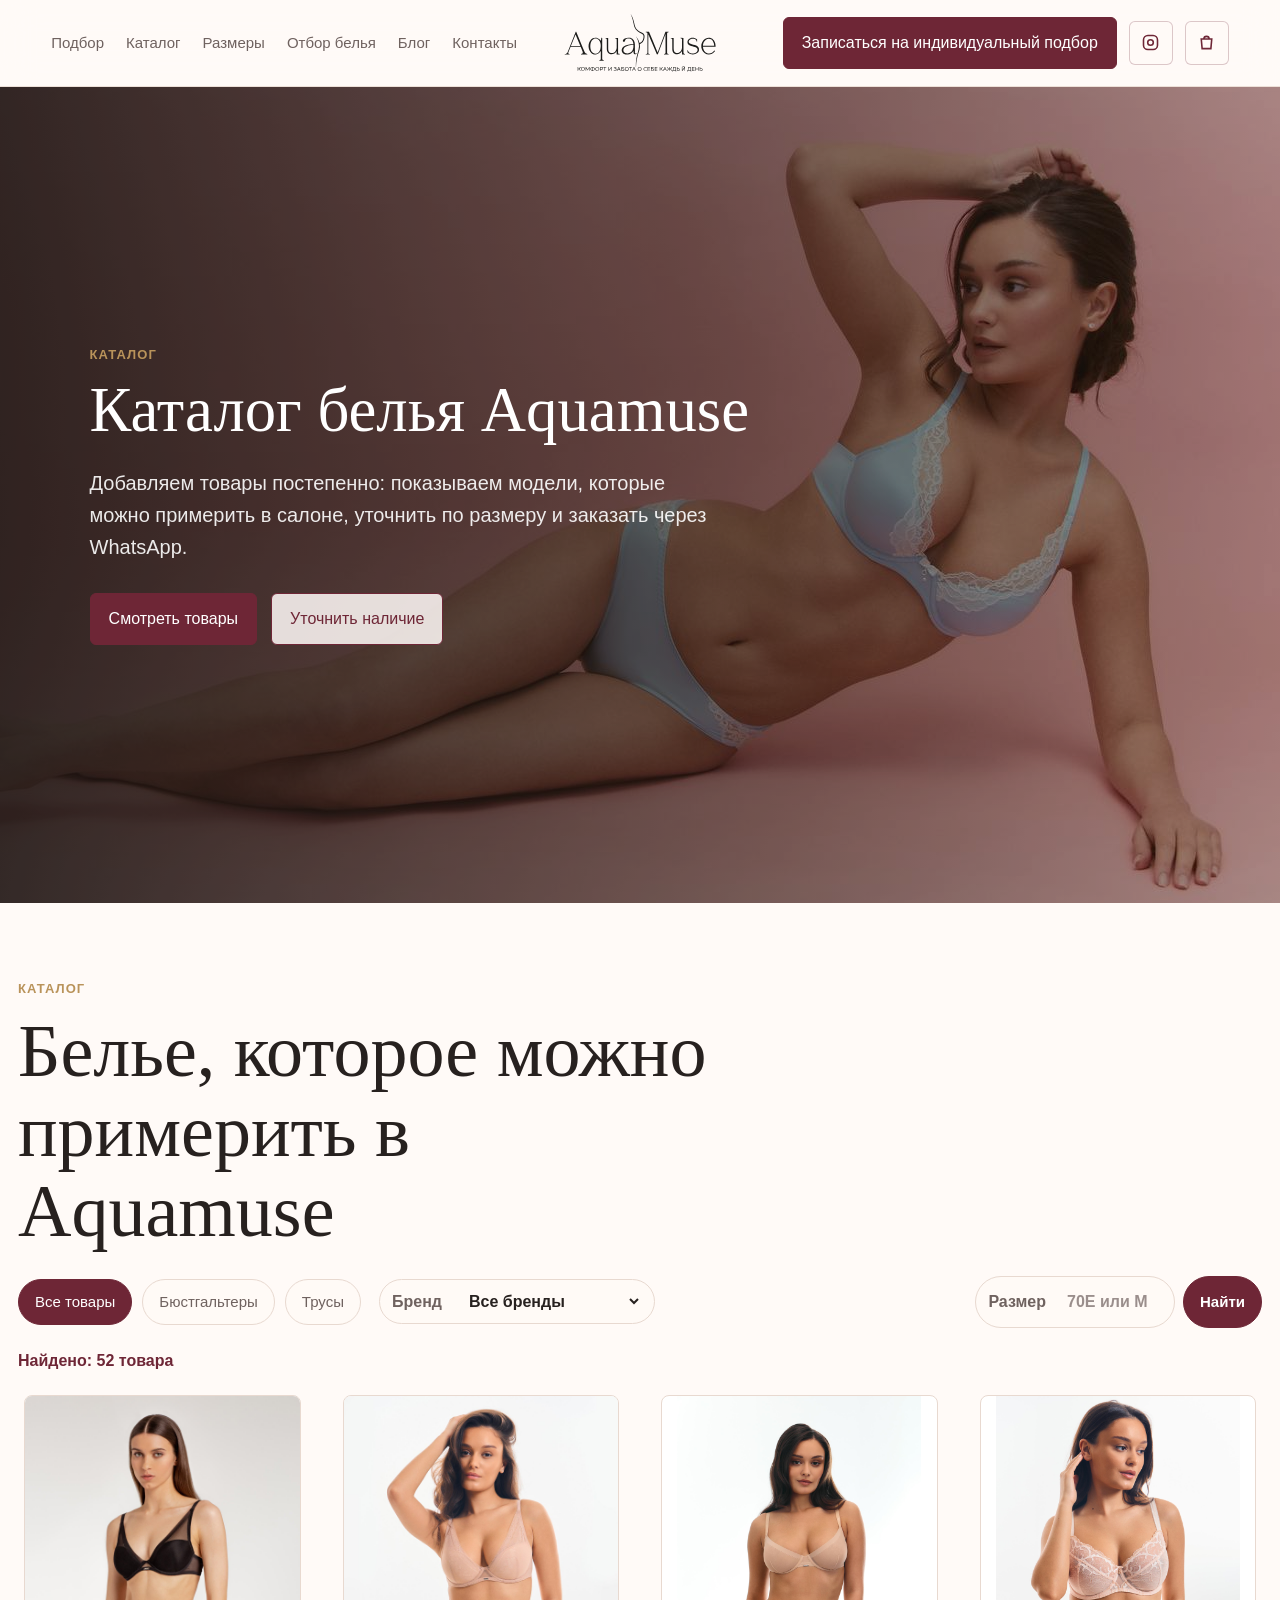
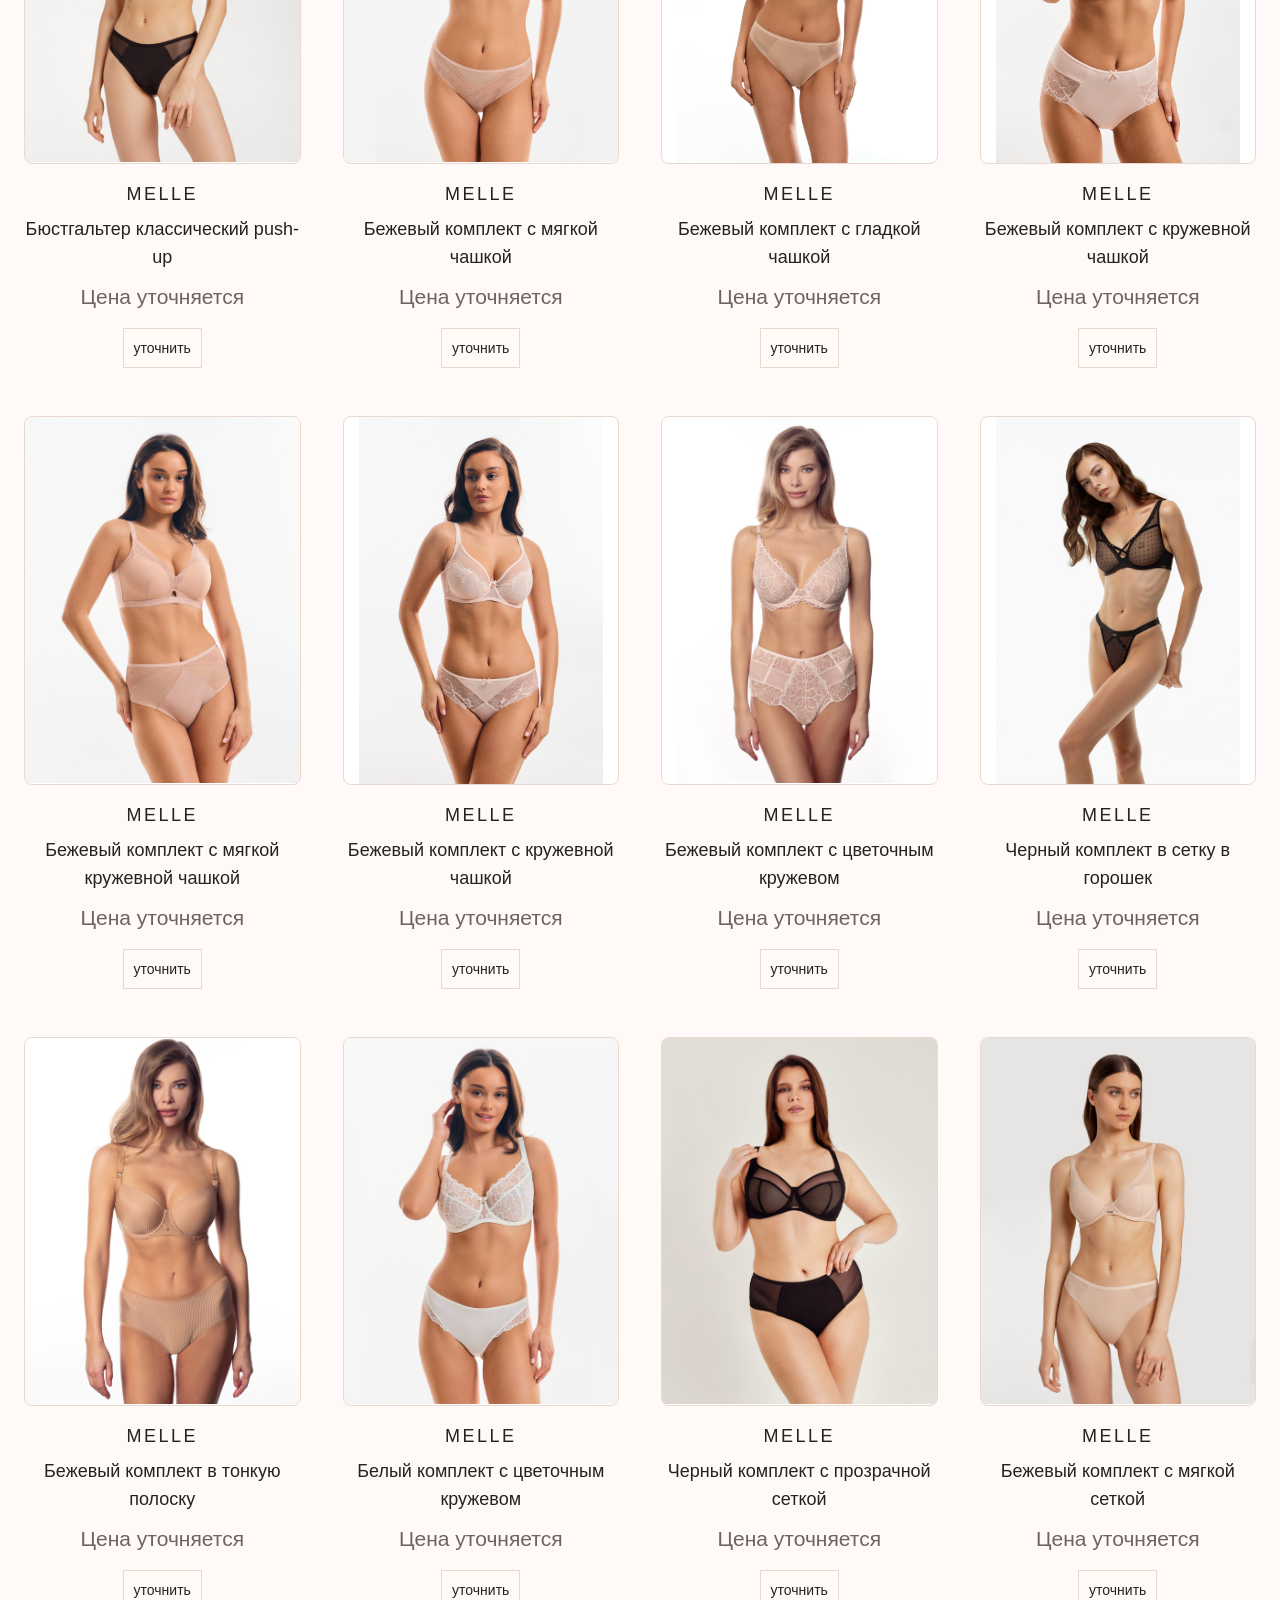
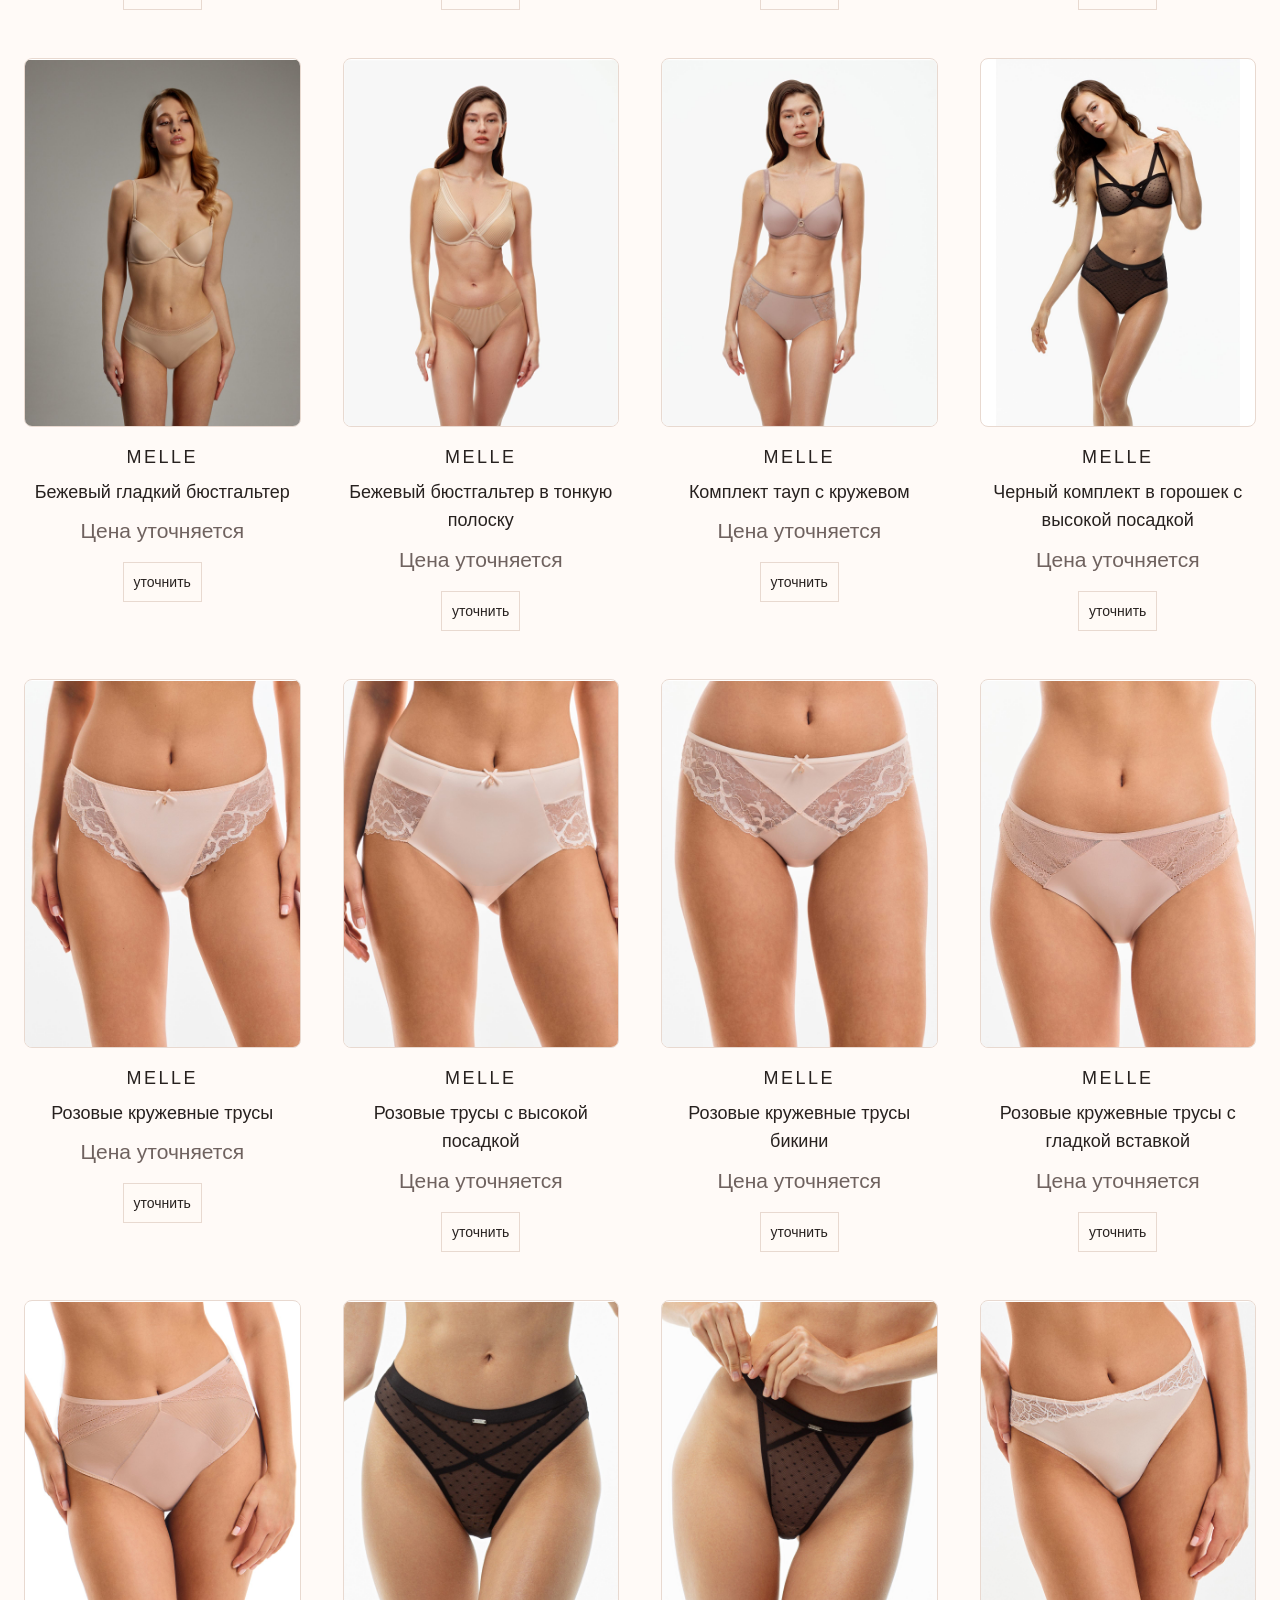
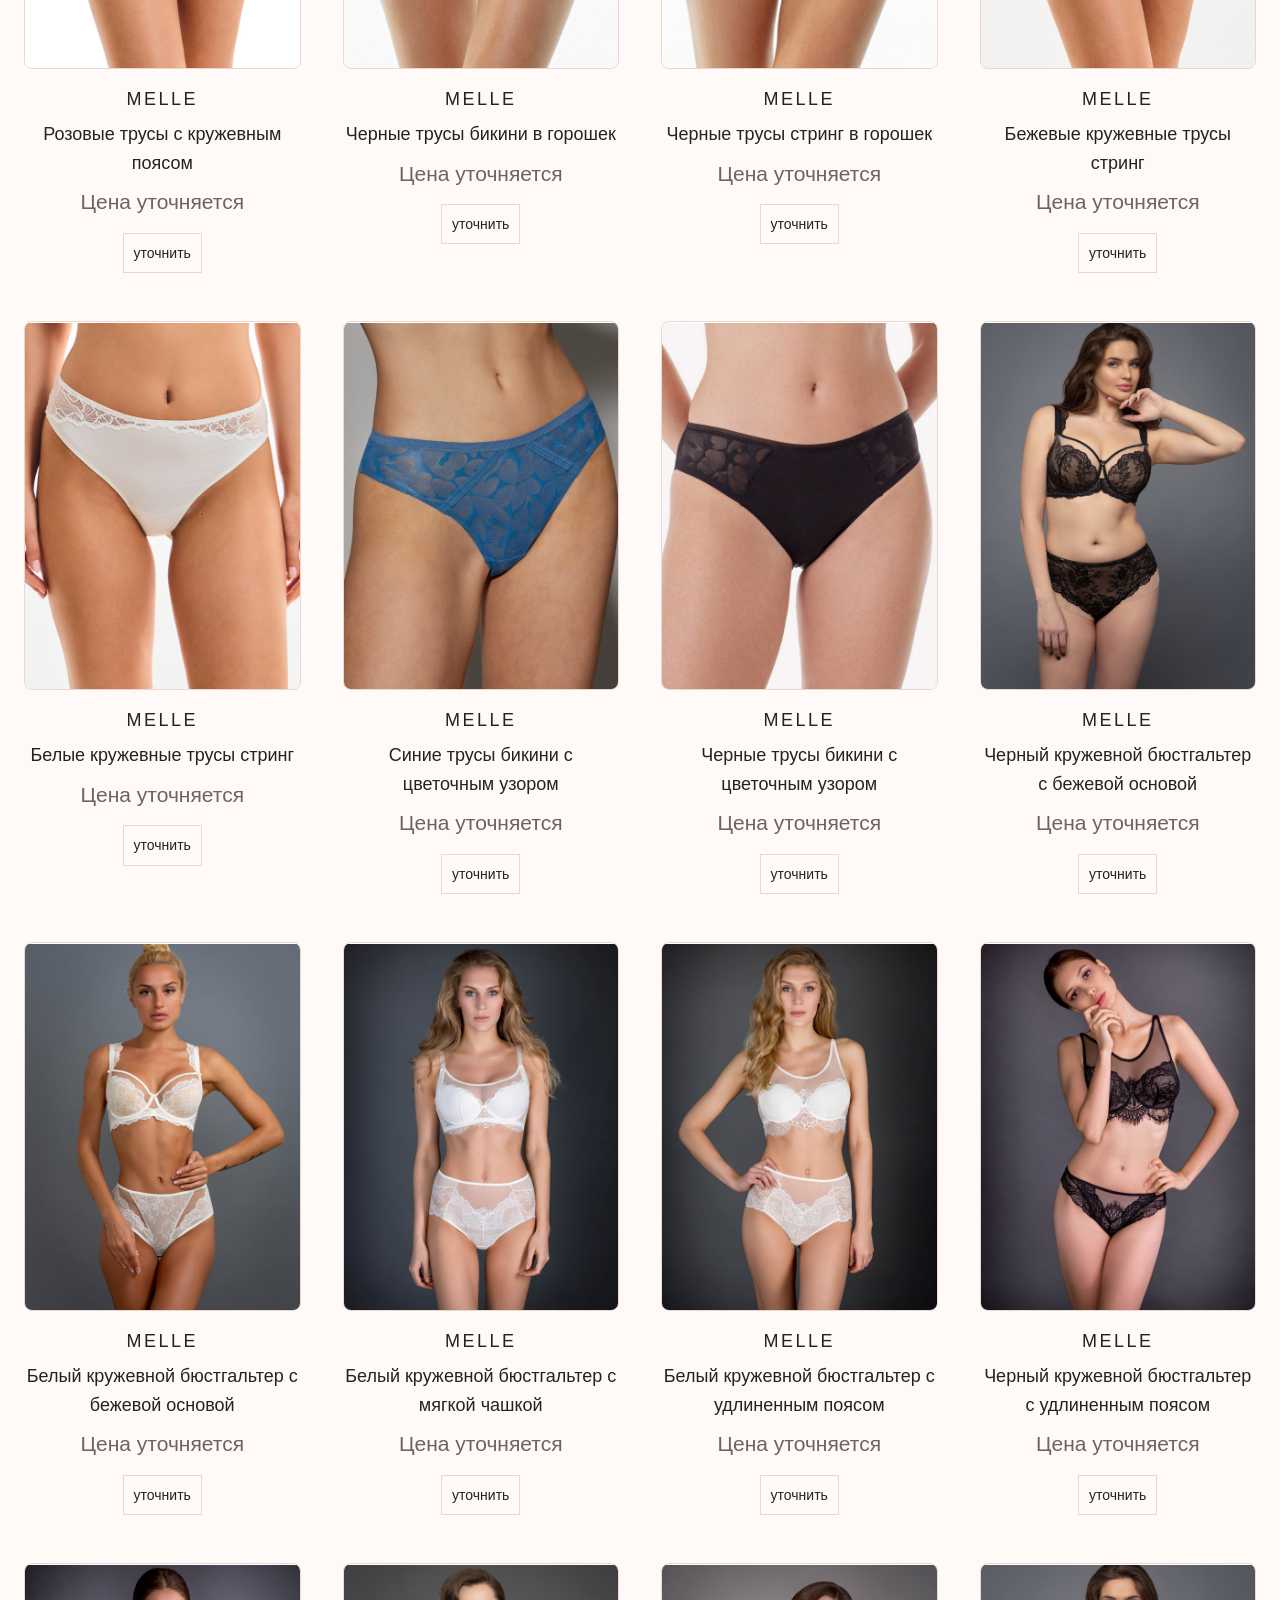
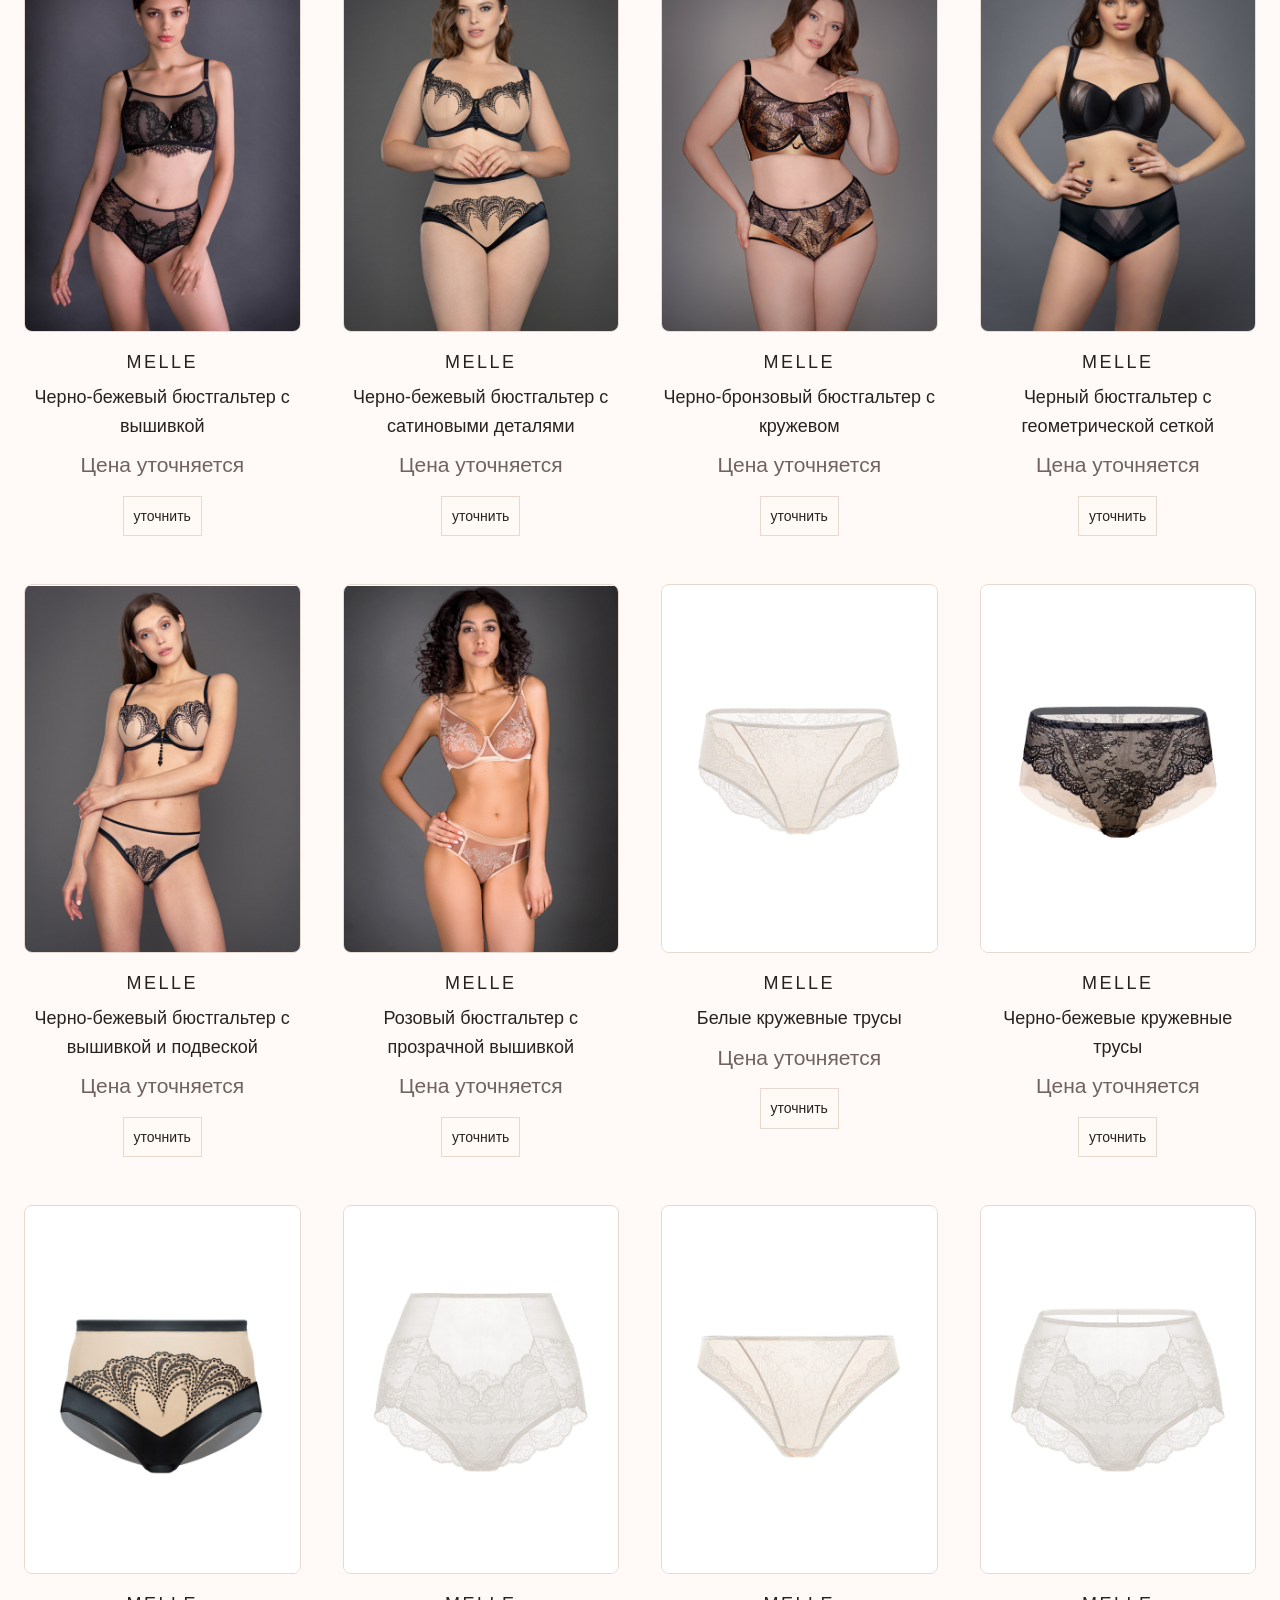
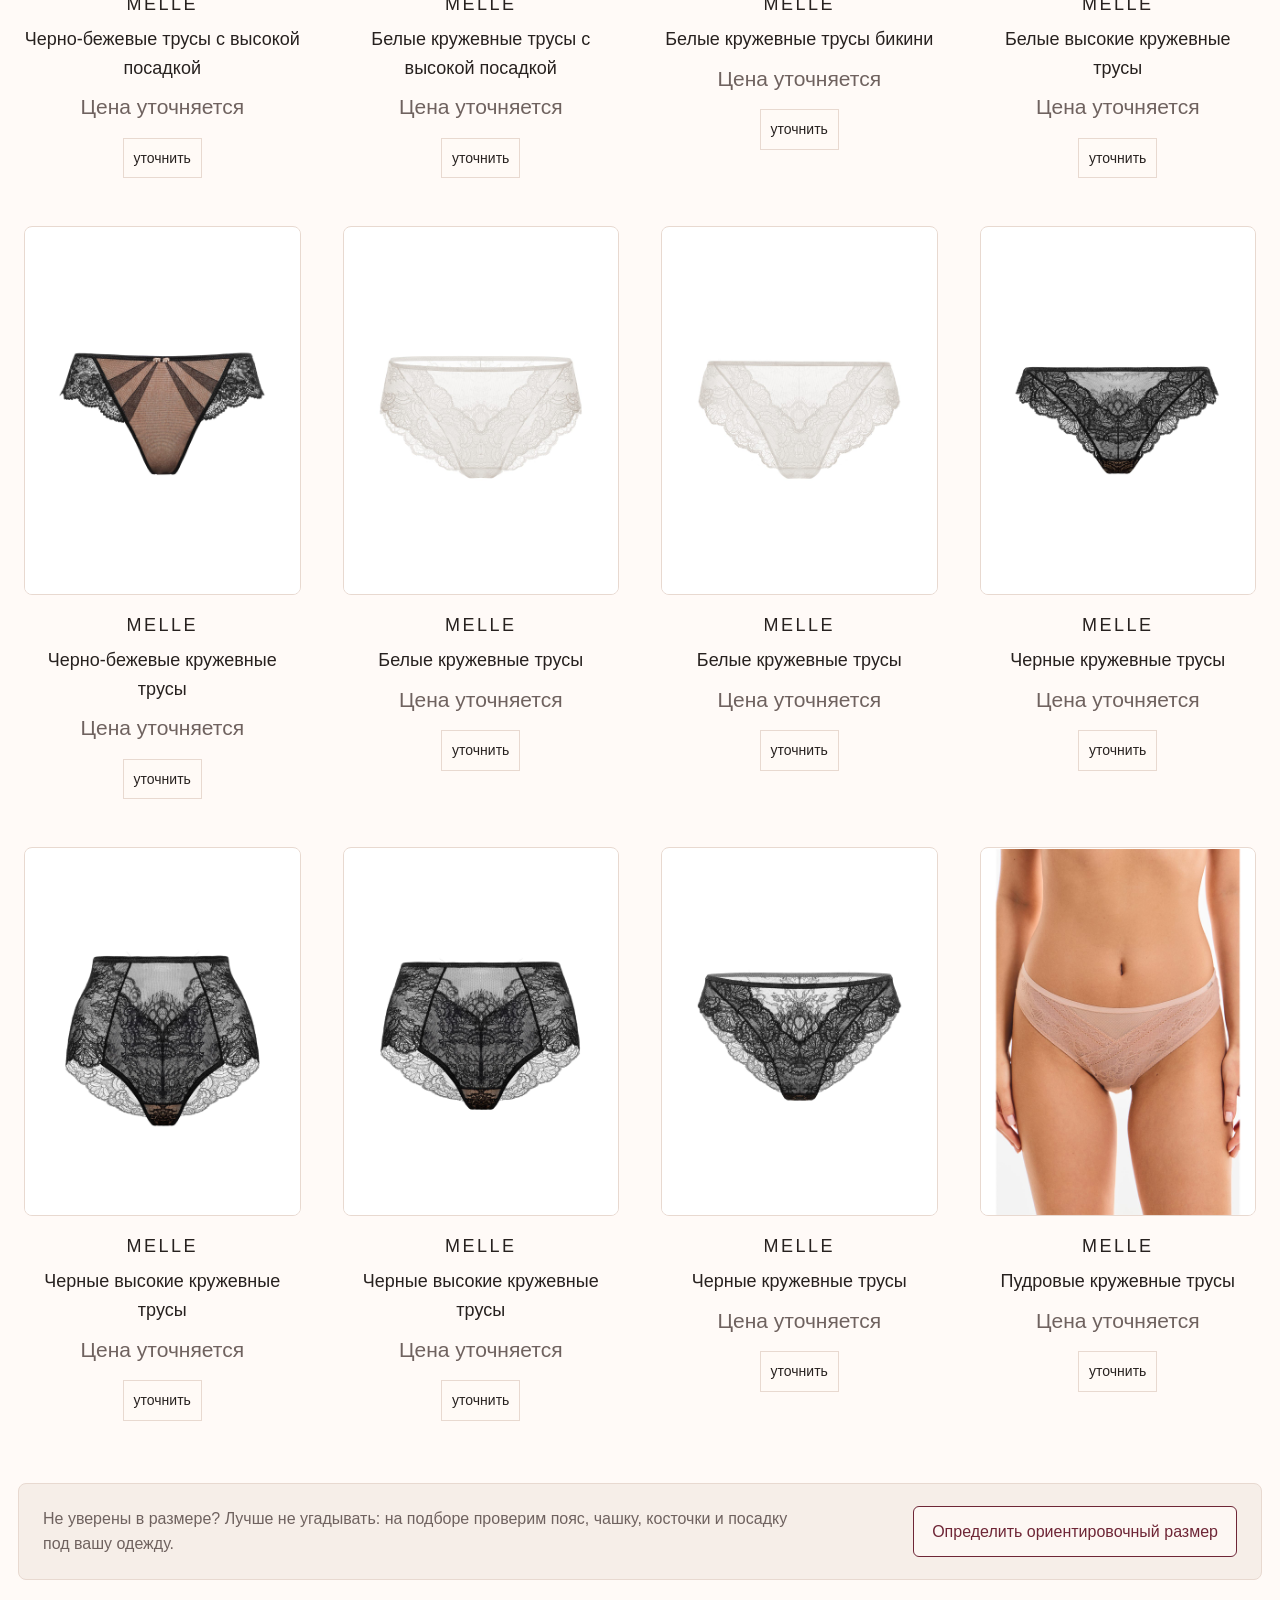
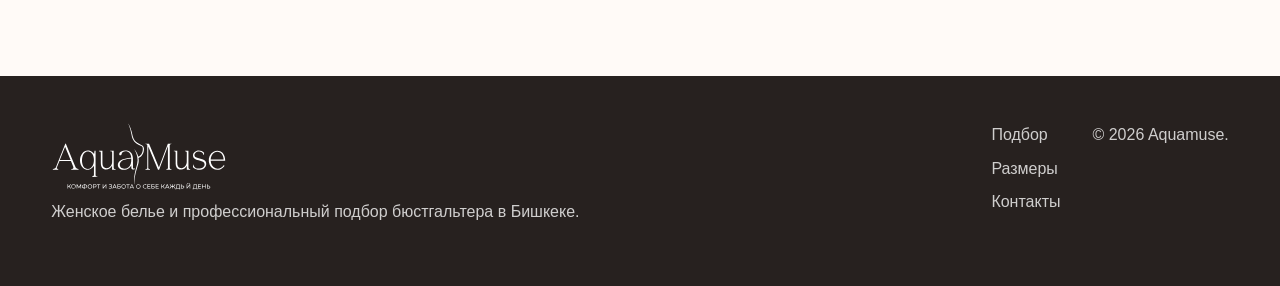
<file: catalog.html>
﻿<!doctype html>
<html lang="ru">
<head>
  <meta charset="utf-8">
  <meta name="viewport" content="width=device-width, initial-scale=1">
  <title>Каталог белья Aquamuse в Бишкеке</title>
  <meta name="description" content="Каталог женского белья Aquamuse в Бишкеке. Бюстгальтеры и комплекты с подбором размера, посадки и наличия в салоне.">
  <link rel="icon" href="assets/favicon.svg" type="image/svg+xml">
  <link rel="stylesheet" href="styles.css?v=20261031-brand-filter">
</head>
<body>
  <header class="site-header">
    <a class="brand" href="index.html"><img src="assets/logo-aquamuse.svg" alt="Aquamuse"></a>
    <button class="nav-toggle" type="button" aria-expanded="false" aria-controls="main-nav"><span></span><span></span><span></span></button>
    <nav id="main-nav" class="main-nav"><a href="podbor-byustgaltera-bishkek.html">Подбор</a><a href="catalog.html">Каталог</a><a href="razmery.html">Размеры</a><a href="brendy.html">Отбор белья</a><a href="blog.html">Блог</a><a href="kontakty.html">Контакты</a></nav>
    <a class="header-cta" href="https://wa.me/996550333087?text=%D0%97%D0%B4%D1%80%D0%B0%D0%B2%D1%81%D1%82%D0%B2%D1%83%D0%B9%D1%82%D0%B5!%20%D0%A5%D0%BE%D1%87%D1%83%20%D1%83%D1%82%D0%BE%D1%87%D0%BD%D0%B8%D1%82%D1%8C%20%D0%BD%D0%B0%D0%BB%D0%B8%D1%87%D0%B8%D0%B5%20%D0%B1%D0%B5%D0%BB%D1%8C%D1%8F%20%D0%B2%20Aquamuse.">WhatsApp</a>
    <a class="header-social" href="https://www.instagram.com/aquamuse.kg?igsh=Z3l3c3MxdXA5Ynk5" target="_blank" rel="noopener" aria-label="Instagram Aquamuse">
      <svg viewBox="0 0 24 24" aria-hidden="true"><rect x="4" y="4" width="16" height="16" rx="5"></rect><circle cx="12" cy="12" r="3.2"></circle><path d="M16.8 7.2h.01"></path></svg>
    </a>
  </header>

  <main>
    <section class="page-cover page-cover-catalog">
      <div class="page-cover-media" aria-hidden="true">
        <img src="assets/hero-catalog.jpg" alt="">
      </div>
      <div class="page-cover-content">
        <p class="eyebrow">Каталог</p>
        <h1>Каталог белья Aquamuse</h1>
        <p class="page-cover-copy">Добавляем товары постепенно: показываем модели, которые можно примерить в салоне, уточнить по размеру и заказать через WhatsApp.</p>
        <div class="page-cover-actions">
          <a class="button primary" href="#catalog-list">Смотреть товары</a>
          <a class="button secondary" href="https://wa.me/996550333087?text=%D0%97%D0%B4%D1%80%D0%B0%D0%B2%D1%81%D1%82%D0%B2%D1%83%D0%B9%D1%82%D0%B5!%20%D0%A5%D0%BE%D1%87%D1%83%20%D1%83%D1%82%D0%BE%D1%87%D0%BD%D0%B8%D1%82%D1%8C%20%D0%BD%D0%B0%D0%BB%D0%B8%D1%87%D0%B8%D0%B5%20%D0%B1%D0%B5%D0%BB%D1%8C%D1%8F%20%D0%B2%20Aquamuse.">Уточнить наличие</a>
        </div>
      </div>
    </section>

    <section id="catalog-list" class="catalog-page" aria-labelledby="catalog-title">
      <div class="catalog-heading">
        <div>
          <p class="eyebrow">Каталог</p>
          <h2 id="catalog-title">Белье, которое можно примерить в Aquamuse</h2>
        </div>
      </div>

      <div class="catalog-toolbar">
        <div class="catalog-filters" aria-label="Категории каталога">
          <button class="is-active" type="button" data-catalog-filter="all" aria-pressed="true">Все товары</button>
          <button type="button" data-catalog-filter="byustgaltery" aria-pressed="false">Бюстгальтеры</button>
          <button type="button" data-catalog-filter="trusy" aria-pressed="false">Трусы</button>
          <button type="button" data-catalog-filter="discounts" aria-pressed="false" hidden>Скидки</button>
          <button type="button" data-catalog-filter="new" aria-pressed="false" hidden>Новое поступление</button>
        </div>
        <label class="catalog-brand-filter">
          <span>Бренд</span>
          <select name="brand" data-catalog-brand disabled>
            <option value="">Все бренды</option>
          </select>
        </label>
        <form class="catalog-size-search" data-catalog-size-search>
          <label>
            <span>Размер</span>
            <input type="text" inputmode="text" autocomplete="off" placeholder="70E или M" data-catalog-size-input>
          </label>
          <button type="submit">Найти</button>
        </form>
      </div>

      <div class="catalog-product-grid">
        <button class="catalog-product-card" type="button" data-product-open="ambra-black" data-product-code="AQ1" aria-haspopup="dialog" aria-controls="product-modal">
          <span class="catalog-product-media" aria-hidden="true">
            <img class="catalog-product-photo catalog-product-photo-primary" src="assets/catalog-ambra-model.jpg" alt="">
            <img class="catalog-product-photo catalog-product-photo-hover" src="assets/catalog-ambra-set.jpg" alt="">
          </span>
          <span class="catalog-product-brand">Melle</span>
          <span class="catalog-product-title">Бюстгальтер классический push-up</span>
          <span class="catalog-product-price">Цена уточняется</span>
          <span class="catalog-product-sizes" aria-label="Размеры уточняются"><span>уточнить</span></span>
        </button>
        <button class="catalog-product-card" type="button" data-product-open="ambra-nude" data-product-code="AQ2" aria-haspopup="dialog" aria-controls="product-modal">
          <span class="catalog-product-media" aria-hidden="true">
            <img class="catalog-product-photo catalog-product-photo-primary" src="assets/catalog-ambra-nude-model.jpg" alt="">
            <img class="catalog-product-photo catalog-product-photo-hover" src="assets/catalog-ambra-nude-set.jpg" alt="">
          </span>
          <span class="catalog-product-brand">Melle</span>
          <span class="catalog-product-title">Бежевый комплект с мягкой чашкой</span>
          <span class="catalog-product-price">Цена уточняется</span>
          <span class="catalog-product-sizes" aria-label="Размеры уточняются"><span>уточнить</span></span>
        </button>
        <button class="catalog-product-card" type="button" data-product-open="ambra-smooth" data-product-code="AQ3" aria-haspopup="dialog" aria-controls="product-modal">
          <span class="catalog-product-media" aria-hidden="true">
            <img class="catalog-product-photo catalog-product-photo-primary" src="assets/catalog-ambra-smooth-model.jpg" alt="">
            <img class="catalog-product-photo catalog-product-photo-hover" src="assets/catalog-ambra-smooth-set.jpg" alt="">
          </span>
          <span class="catalog-product-brand">Melle</span>
          <span class="catalog-product-title">Бежевый комплект с гладкой чашкой</span>
          <span class="catalog-product-price">Цена уточняется</span>
          <span class="catalog-product-sizes" aria-label="Размеры уточняются"><span>уточнить</span></span>
        </button>
        <button class="catalog-product-card" type="button" data-product-open="ambra-lace" data-product-code="AQ4" aria-haspopup="dialog" aria-controls="product-modal">
          <span class="catalog-product-media" aria-hidden="true">
            <img class="catalog-product-photo catalog-product-photo-primary" src="assets/catalog-ambra-lace-model.jpg" alt="">
            <img class="catalog-product-photo catalog-product-photo-hover" src="assets/catalog-ambra-lace-close.jpg" alt="">
          </span>
          <span class="catalog-product-brand">Melle</span>
          <span class="catalog-product-title">Бежевый комплект с кружевной чашкой</span>
          <span class="catalog-product-price">Цена уточняется</span>
          <span class="catalog-product-sizes" aria-label="Размеры уточняются"><span>уточнить</span></span>
        </button>
        <button class="catalog-product-card" type="button" data-product-open="melle-lace-soft" data-product-code="AQ5" aria-haspopup="dialog" aria-controls="product-modal">
          <span class="catalog-product-media" aria-hidden="true">
            <img class="catalog-product-photo catalog-product-photo-primary" src="assets/catalog-melle-lace-soft-model.jpg" alt="">
            <img class="catalog-product-photo catalog-product-photo-hover" src="assets/catalog-melle-lace-soft-set.jpg" alt="">
          </span>
          <span class="catalog-product-brand">Melle</span>
          <span class="catalog-product-title">Бежевый комплект с мягкой кружевной чашкой</span>
          <span class="catalog-product-price">Цена уточняется</span>
          <span class="catalog-product-sizes" aria-label="Размеры уточняются"><span>уточнить</span></span>
        </button>
        <button class="catalog-product-card" type="button" data-product-open="melle-lace-underwire" data-product-code="AQ6" aria-haspopup="dialog" aria-controls="product-modal">
          <span class="catalog-product-media" aria-hidden="true">
            <img class="catalog-product-photo catalog-product-photo-primary" src="assets/catalog-melle-lace-underwire-model.jpg" alt="">
            <img class="catalog-product-photo catalog-product-photo-hover" src="assets/catalog-melle-lace-underwire-set.jpg" alt="">
          </span>
          <span class="catalog-product-brand">Melle</span>
          <span class="catalog-product-title">Бежевый комплект с кружевной чашкой</span>
          <span class="catalog-product-price">Цена уточняется</span>
          <span class="catalog-product-sizes" aria-label="Размеры уточняются"><span>уточнить</span></span>
        </button>
        <button class="catalog-product-card" type="button" data-product-open="melle-floral-lace" data-product-code="AQ7" aria-haspopup="dialog" aria-controls="product-modal">
          <span class="catalog-product-media" aria-hidden="true">
            <img class="catalog-product-photo catalog-product-photo-primary" src="assets/catalog-melle-floral-lace-model.jpg" alt="">
            <img class="catalog-product-photo catalog-product-photo-hover" src="assets/catalog-melle-floral-lace-set.jpg" alt="">
          </span>
          <span class="catalog-product-brand">Melle</span>
          <span class="catalog-product-title">Бежевый комплект с цветочным кружевом</span>
          <span class="catalog-product-price">Цена уточняется</span>
          <span class="catalog-product-sizes" aria-label="Размеры уточняются"><span>уточнить</span></span>
        </button>
        <button class="catalog-product-card" type="button" data-product-open="sermija-dots-black" data-product-code="AQ8" aria-haspopup="dialog" aria-controls="product-modal">
          <span class="catalog-product-media" aria-hidden="true">
            <img class="catalog-product-photo catalog-product-photo-primary" src="assets/catalog-sermija-dots-black-model.jpg" alt="">
            <img class="catalog-product-photo catalog-product-photo-hover" src="assets/catalog-sermija-dots-black-set.jpg" alt="">
          </span>
          <span class="catalog-product-brand">Melle</span>
          <span class="catalog-product-title">Черный комплект в сетку в горошек</span>
          <span class="catalog-product-price">Цена уточняется</span>
          <span class="catalog-product-sizes" aria-label="Размеры уточняются"><span>уточнить</span></span>
        </button>
        <button class="catalog-product-card" type="button" data-product-open="sermija-ribbed-nude" data-product-code="AQ9" aria-haspopup="dialog" aria-controls="product-modal">
          <span class="catalog-product-media" aria-hidden="true">
            <img class="catalog-product-photo catalog-product-photo-primary" src="assets/catalog-sermija-ribbed-nude-model.jpg" alt="">
            <img class="catalog-product-photo catalog-product-photo-hover" src="assets/catalog-sermija-ribbed-nude-set.jpg" alt="">
          </span>
          <span class="catalog-product-brand">Melle</span>
          <span class="catalog-product-title">Бежевый комплект в тонкую полоску</span>
          <span class="catalog-product-price">Цена уточняется</span>
          <span class="catalog-product-sizes" aria-label="Размеры уточняются"><span>уточнить</span></span>
        </button>
        <button class="catalog-product-card" type="button" data-product-open="melle-floral-white" data-product-code="AQ10" aria-haspopup="dialog" aria-controls="product-modal">
          <span class="catalog-product-media" aria-hidden="true">
            <img class="catalog-product-photo catalog-product-photo-primary" src="assets/catalog-melle-floral-white-model.jpg" alt="">
            <img class="catalog-product-photo catalog-product-photo-hover" src="assets/catalog-melle-floral-white-set.jpg" alt="">
          </span>
          <span class="catalog-product-brand">Melle</span>
          <span class="catalog-product-title">Белый комплект с цветочным кружевом</span>
          <span class="catalog-product-price">Цена уточняется</span>
          <span class="catalog-product-sizes" aria-label="Размеры уточняются"><span>уточнить</span></span>
        </button>
        <button class="catalog-product-card" type="button" data-product-open="melle-mesh-black" data-product-code="AQ11" aria-haspopup="dialog" aria-controls="product-modal">
          <span class="catalog-product-media" aria-hidden="true">
            <img class="catalog-product-photo catalog-product-photo-primary" src="assets/catalog-melle-mesh-black-model.jpg" alt="">
            <img class="catalog-product-photo catalog-product-photo-hover" src="assets/catalog-melle-mesh-black-set.jpg" alt="">
          </span>
          <span class="catalog-product-brand">Melle</span>
          <span class="catalog-product-title">Черный комплект с прозрачной сеткой</span>
          <span class="catalog-product-price">Цена уточняется</span>
          <span class="catalog-product-sizes" aria-label="Размеры уточняются"><span>уточнить</span></span>
        </button>
        <button class="catalog-product-card" type="button" data-product-open="melle-mesh-nude" data-product-code="AQ12" aria-haspopup="dialog" aria-controls="product-modal">
          <span class="catalog-product-media" aria-hidden="true">
            <img class="catalog-product-photo catalog-product-photo-primary" src="assets/catalog-melle-mesh-nude-model.jpg" alt="">
            <img class="catalog-product-photo catalog-product-photo-hover" src="assets/catalog-melle-mesh-nude-set.jpg" alt="">
          </span>
          <span class="catalog-product-brand">Melle</span>
          <span class="catalog-product-title">Бежевый комплект с мягкой сеткой</span>
          <span class="catalog-product-price">Цена уточняется</span>
          <span class="catalog-product-sizes" aria-label="Размеры уточняются"><span>уточнить</span></span>
        </button>
        <button class="catalog-product-card" type="button" data-product-open="melle-smooth-nude" data-product-code="AQ13" aria-haspopup="dialog" aria-controls="product-modal">
          <span class="catalog-product-media" aria-hidden="true">
            <img class="catalog-product-photo catalog-product-photo-primary" src="assets/catalog-melle-smooth-nude-model.jpg" alt="">
            <img class="catalog-product-photo catalog-product-photo-hover" src="assets/catalog-melle-smooth-nude-close.jpg" alt="">
          </span>
          <span class="catalog-product-brand">Melle</span>
          <span class="catalog-product-title">Бежевый гладкий бюстгальтер</span>
          <span class="catalog-product-price">Цена уточняется</span>
          <span class="catalog-product-sizes" aria-label="Размеры уточняются"><span>уточнить</span></span>
        </button>
        <button class="catalog-product-card" type="button" data-product-open="melle-ribbed-nude" data-product-code="AQ14" aria-haspopup="dialog" aria-controls="product-modal">
          <span class="catalog-product-media" aria-hidden="true">
            <img class="catalog-product-photo catalog-product-photo-primary" src="assets/catalog-melle-ribbed-nude-model.jpg" alt="">
            <img class="catalog-product-photo catalog-product-photo-hover" src="assets/catalog-melle-ribbed-nude-close.jpg" alt="">
          </span>
          <span class="catalog-product-brand">Melle</span>
          <span class="catalog-product-title">Бежевый бюстгальтер в тонкую полоску</span>
          <span class="catalog-product-price">Цена уточняется</span>
          <span class="catalog-product-sizes" aria-label="Размеры уточняются"><span>уточнить</span></span>
        </button>
        <button class="catalog-product-card" type="button" data-product-open="melle-lace-taupe" data-product-code="AQ15" aria-haspopup="dialog" aria-controls="product-modal">
          <span class="catalog-product-media" aria-hidden="true">
            <img class="catalog-product-photo catalog-product-photo-primary" src="assets/catalog-melle-lace-taupe-model.jpg" alt="">
            <img class="catalog-product-photo catalog-product-photo-hover" src="assets/catalog-melle-lace-taupe-set.jpg" alt="">
          </span>
          <span class="catalog-product-brand">Melle</span>
          <span class="catalog-product-title">Комплект тауп с кружевом</span>
          <span class="catalog-product-price">Цена уточняется</span>
          <span class="catalog-product-sizes" aria-label="Размеры уточняются"><span>уточнить</span></span>
        </button>
        <button class="catalog-product-card" type="button" data-product-open="sermija-dots-high-black" data-product-code="AQ16" aria-haspopup="dialog" aria-controls="product-modal">
          <span class="catalog-product-media" aria-hidden="true">
            <img class="catalog-product-photo catalog-product-photo-primary" src="assets/catalog-sermija-dots-high-black-model.jpg" alt="">
            <img class="catalog-product-photo catalog-product-photo-hover" src="assets/catalog-sermija-dots-high-black-set.jpg" alt="">
          </span>
          <span class="catalog-product-brand">Melle</span>
          <span class="catalog-product-title">Черный комплект в горошек с высокой посадкой</span>
          <span class="catalog-product-price">Цена уточняется</span>
          <span class="catalog-product-sizes" aria-label="Размеры уточняются"><span>уточнить</span></span>
        </button>
        <button class="catalog-product-card" type="button" data-product-open="melle-lace-blush-panties" data-product-code="AQ17" data-product-category="trusy" aria-haspopup="dialog" aria-controls="product-modal">
          <span class="catalog-product-media" aria-hidden="true">
            <img class="catalog-product-photo catalog-product-photo-primary" src="assets/catalog-melle-lace-blush-panties-front.jpg" alt="">
            <img class="catalog-product-photo catalog-product-photo-hover" src="assets/catalog-melle-lace-blush-panties-back.jpg" alt="">
          </span>
          <span class="catalog-product-brand">Melle</span>
          <span class="catalog-product-title">Розовые кружевные трусы</span>
          <span class="catalog-product-price">Цена уточняется</span>
          <span class="catalog-product-sizes" aria-label="Размеры уточняются"><span>уточнить</span></span>
        </button>
        <button class="catalog-product-card" type="button" data-product-open="melle-lace-blush-high-panties" data-product-code="AQ18" data-product-category="trusy" aria-haspopup="dialog" aria-controls="product-modal">
          <span class="catalog-product-media" aria-hidden="true">
            <img class="catalog-product-photo catalog-product-photo-primary" src="assets/catalog-melle-lace-blush-high-panties-front.jpg" alt="">
            <img class="catalog-product-photo catalog-product-photo-hover" src="assets/catalog-melle-lace-blush-high-panties-back.jpg" alt="">
          </span>
          <span class="catalog-product-brand">Melle</span>
          <span class="catalog-product-title">Розовые трусы с высокой посадкой</span>
          <span class="catalog-product-price">Цена уточняется</span>
          <span class="catalog-product-sizes" aria-label="Размеры уточняются"><span>уточнить</span></span>
        </button>
        <button class="catalog-product-card" type="button" data-product-open="melle-lace-blush-bikini-panties" data-product-code="AQ19" data-product-category="trusy" aria-haspopup="dialog" aria-controls="product-modal">
          <span class="catalog-product-media" aria-hidden="true">
            <img class="catalog-product-photo catalog-product-photo-primary" src="assets/catalog-melle-lace-blush-bikini-panties-front.jpg" alt="">
            <img class="catalog-product-photo catalog-product-photo-hover" src="assets/catalog-melle-lace-blush-bikini-panties-back.jpg" alt="">
          </span>
          <span class="catalog-product-brand">Melle</span>
          <span class="catalog-product-title">Розовые кружевные трусы бикини</span>
          <span class="catalog-product-price">Цена уточняется</span>
          <span class="catalog-product-sizes" aria-label="Размеры уточняются"><span>уточнить</span></span>
        </button>
        <button class="catalog-product-card" type="button" data-product-open="melle-lace-blush-classic-panties" data-product-code="AQ20" data-product-category="trusy" aria-haspopup="dialog" aria-controls="product-modal">
          <span class="catalog-product-media" aria-hidden="true">
            <img class="catalog-product-photo catalog-product-photo-primary" src="assets/catalog-melle-lace-blush-classic-panties-front.jpg" alt="">
            <img class="catalog-product-photo catalog-product-photo-hover" src="assets/catalog-melle-lace-blush-classic-panties-back.jpg" alt="">
          </span>
          <span class="catalog-product-brand">Melle</span>
          <span class="catalog-product-title">Розовые кружевные трусы с гладкой вставкой</span>
          <span class="catalog-product-price">Цена уточняется</span>
          <span class="catalog-product-sizes" aria-label="Размеры уточняются"><span>уточнить</span></span>
        </button>
        <button class="catalog-product-card" type="button" data-product-open="melle-lace-blush-mesh-panties" data-product-code="AQ21" data-product-category="trusy" aria-haspopup="dialog" aria-controls="product-modal">
          <span class="catalog-product-media" aria-hidden="true">
            <img class="catalog-product-photo catalog-product-photo-primary" src="assets/catalog-melle-lace-blush-mesh-panties-front.jpg" alt="">
            <img class="catalog-product-photo catalog-product-photo-hover" src="assets/catalog-melle-lace-blush-mesh-panties-back.jpg" alt="">
          </span>
          <span class="catalog-product-brand">Melle</span>
          <span class="catalog-product-title">Розовые трусы с кружевным поясом</span>
          <span class="catalog-product-price">Цена уточняется</span>
          <span class="catalog-product-sizes" aria-label="Размеры уточняются"><span>уточнить</span></span>
        </button>
        <button class="catalog-product-card" type="button" data-product-open="melle-dots-black-bikini-panties" data-product-code="AQ23" data-product-category="trusy" aria-haspopup="dialog" aria-controls="product-modal">
          <span class="catalog-product-media" aria-hidden="true">
            <img class="catalog-product-photo catalog-product-photo-primary" src="assets/catalog-melle-dots-black-bikini-panties-front.jpg" alt="">
            <img class="catalog-product-photo catalog-product-photo-hover" src="assets/catalog-melle-dots-black-bikini-panties-back.jpg" alt="">
          </span>
          <span class="catalog-product-brand">Melle</span>
          <span class="catalog-product-title">Черные трусы бикини в горошек</span>
          <span class="catalog-product-price">Цена уточняется</span>
          <span class="catalog-product-sizes" aria-label="Размеры уточняются"><span>уточнить</span></span>
        </button>
        <button class="catalog-product-card" type="button" data-product-open="melle-dots-black-thong-panties" data-product-code="AQ24" data-product-category="trusy" aria-haspopup="dialog" aria-controls="product-modal">
          <span class="catalog-product-media" aria-hidden="true">
            <img class="catalog-product-photo catalog-product-photo-primary" src="assets/catalog-melle-dots-black-thong-panties-front.jpg" alt="">
            <img class="catalog-product-photo catalog-product-photo-hover" src="assets/catalog-melle-dots-black-thong-panties-back.jpg" alt="">
          </span>
          <span class="catalog-product-brand">Melle</span>
          <span class="catalog-product-title">Черные трусы стринг в горошек</span>
          <span class="catalog-product-price">Цена уточняется</span>
          <span class="catalog-product-sizes" aria-label="Размеры уточняются"><span>уточнить</span></span>
        </button>
        <button class="catalog-product-card" type="button" data-product-open="melle-floral-blush-thong-panties" data-product-code="AQ25" data-product-category="trusy" aria-haspopup="dialog" aria-controls="product-modal">
          <span class="catalog-product-media" aria-hidden="true">
            <img class="catalog-product-photo catalog-product-photo-primary" src="assets/catalog-melle-floral-blush-thong-panties-front.jpg" alt="">
            <img class="catalog-product-photo catalog-product-photo-hover" src="assets/catalog-melle-floral-blush-thong-panties-back.jpg" alt="">
          </span>
          <span class="catalog-product-brand">Melle</span>
          <span class="catalog-product-title">Бежевые кружевные трусы стринг</span>
          <span class="catalog-product-price">Цена уточняется</span>
          <span class="catalog-product-sizes" aria-label="Размеры уточняются"><span>уточнить</span></span>
        </button>
        <button class="catalog-product-card" type="button" data-product-open="melle-floral-white-thong-panties" data-product-code="AQ26" data-product-category="trusy" aria-haspopup="dialog" aria-controls="product-modal">
          <span class="catalog-product-media" aria-hidden="true">
            <img class="catalog-product-photo catalog-product-photo-primary" src="assets/catalog-melle-floral-white-thong-panties-front.jpg" alt="">
            <img class="catalog-product-photo catalog-product-photo-hover" src="assets/catalog-melle-floral-white-thong-panties-back.jpg" alt="">
          </span>
          <span class="catalog-product-brand">Melle</span>
          <span class="catalog-product-title">Белые кружевные трусы стринг</span>
          <span class="catalog-product-price">Цена уточняется</span>
          <span class="catalog-product-sizes" aria-label="Размеры уточняются"><span>уточнить</span></span>
        </button>
        <button class="catalog-product-card" type="button" data-product-open="melle-floral-blue-bikini-panties" data-product-code="AQ27" data-product-category="trusy" aria-haspopup="dialog" aria-controls="product-modal">
          <span class="catalog-product-media" aria-hidden="true">
            <img class="catalog-product-photo catalog-product-photo-primary" src="assets/catalog-melle-floral-blue-bikini-panties-front.jpg" alt="">
            <img class="catalog-product-photo catalog-product-photo-hover" src="assets/catalog-melle-floral-blue-bikini-panties-back.jpg" alt="">
          </span>
          <span class="catalog-product-brand">Melle</span>
          <span class="catalog-product-title">Синие трусы бикини с цветочным узором</span>
          <span class="catalog-product-price">Цена уточняется</span>
          <span class="catalog-product-sizes" aria-label="Размеры уточняются"><span>уточнить</span></span>
        </button>
        <button class="catalog-product-card" type="button" data-product-open="melle-floral-black-bikini-panties" data-product-code="AQ28" data-product-category="trusy" aria-haspopup="dialog" aria-controls="product-modal">
          <span class="catalog-product-media" aria-hidden="true">
            <img class="catalog-product-photo catalog-product-photo-primary" src="assets/catalog-melle-floral-black-bikini-panties-front.jpg" alt="">
            <img class="catalog-product-photo catalog-product-photo-hover" src="assets/catalog-melle-floral-black-bikini-panties-back.jpg" alt="">
          </span>
          <span class="catalog-product-brand">Melle</span>
          <span class="catalog-product-title">Черные трусы бикини с цветочным узором</span>
          <span class="catalog-product-price">Цена уточняется</span>
          <span class="catalog-product-sizes" aria-label="Размеры уточняются"><span>уточнить</span></span>
        </button>
        <button class="catalog-product-card" type="button" data-product-open="melle-lace-black-nude-bra" data-product-code="AQ29" data-product-category="byustgaltery" aria-haspopup="dialog" aria-controls="product-modal">
          <span class="catalog-product-media" aria-hidden="true">
            <img class="catalog-product-photo catalog-product-photo-primary" src="assets/catalog-melle-lace-black-nude-bra-model-front.jpg" alt="">
            <img class="catalog-product-photo catalog-product-photo-hover" src="assets/catalog-melle-lace-black-nude-bra-set.jpg" alt="">
          </span>
          <span class="catalog-product-brand">Melle</span>
          <span class="catalog-product-title">Черный кружевной бюстгальтер с бежевой основой</span>
          <span class="catalog-product-price">Цена уточняется</span>
          <span class="catalog-product-sizes" aria-label="Размеры уточняются"><span>уточнить</span></span>
        </button>
        <button class="catalog-product-card" type="button" data-product-open="melle-lace-white-bra" data-product-code="AQ30" data-product-category="byustgaltery" aria-haspopup="dialog" aria-controls="product-modal">
          <span class="catalog-product-media" aria-hidden="true">
            <img class="catalog-product-photo catalog-product-photo-primary" src="assets/catalog-melle-lace-white-bra-model-front.jpg" alt="">
            <img class="catalog-product-photo catalog-product-photo-hover" src="assets/catalog-melle-lace-white-bra-set.jpg" alt="">
          </span>
          <span class="catalog-product-brand">Melle</span>
          <span class="catalog-product-title">Белый кружевной бюстгальтер с бежевой основой</span>
          <span class="catalog-product-price">Цена уточняется</span>
          <span class="catalog-product-sizes" aria-label="Размеры уточняются"><span>уточнить</span></span>
        </button>
        <button class="catalog-product-card" type="button" data-product-open="melle-lace-ivory-bra" data-product-code="AQ31" data-product-category="byustgaltery" aria-haspopup="dialog" aria-controls="product-modal">
          <span class="catalog-product-media" aria-hidden="true">
            <img class="catalog-product-photo catalog-product-photo-primary" src="assets/catalog-melle-lace-ivory-bra-model-front.jpg" alt="">
            <img class="catalog-product-photo catalog-product-photo-hover" src="assets/catalog-melle-lace-ivory-bra-set.jpg" alt="">
          </span>
          <span class="catalog-product-brand">Melle</span>
          <span class="catalog-product-title">Белый кружевной бюстгальтер с мягкой чашкой</span>
          <span class="catalog-product-price">Цена уточняется</span>
          <span class="catalog-product-sizes" aria-label="Размеры уточняются"><span>уточнить</span></span>
        </button>
        <button class="catalog-product-card" type="button" data-product-open="melle-lace-white-longline-bra" data-product-code="AQ32" data-product-category="byustgaltery" aria-haspopup="dialog" aria-controls="product-modal">
          <span class="catalog-product-media" aria-hidden="true">
            <img class="catalog-product-photo catalog-product-photo-primary" src="assets/catalog-melle-lace-white-longline-bra-model-front.jpg" alt="">
            <img class="catalog-product-photo catalog-product-photo-hover" src="assets/catalog-melle-lace-white-longline-bra-set.jpg" alt="">
          </span>
          <span class="catalog-product-brand">Melle</span>
          <span class="catalog-product-title">Белый кружевной бюстгальтер с удлиненным поясом</span>
          <span class="catalog-product-price">Цена уточняется</span>
          <span class="catalog-product-sizes" aria-label="Размеры уточняются"><span>уточнить</span></span>
        </button>
        <button class="catalog-product-card" type="button" data-product-open="melle-lace-black-longline-bra" data-product-code="AQ33" data-product-category="byustgaltery" aria-haspopup="dialog" aria-controls="product-modal">
          <span class="catalog-product-media" aria-hidden="true">
            <img class="catalog-product-photo catalog-product-photo-primary" src="assets/catalog-melle-lace-black-longline-bra-model-front.jpg" alt="">
            <img class="catalog-product-photo catalog-product-photo-hover" src="assets/catalog-melle-lace-black-longline-bra-set.jpg" alt="">
          </span>
          <span class="catalog-product-brand">Melle</span>
          <span class="catalog-product-title">Черный кружевной бюстгальтер с удлиненным поясом</span>
          <span class="catalog-product-price">Цена уточняется</span>
          <span class="catalog-product-sizes" aria-label="Размеры уточняются"><span>уточнить</span></span>
        </button>
        <button class="catalog-product-card" type="button" data-product-open="melle-black-beige-embroidered-bra" data-product-code="AQ34" data-product-category="byustgaltery" aria-haspopup="dialog" aria-controls="product-modal">
          <span class="catalog-product-media" aria-hidden="true">
            <img class="catalog-product-photo catalog-product-photo-primary" src="assets/catalog-melle-black-beige-embroidered-bra-model-front.jpg" alt="">
            <img class="catalog-product-photo catalog-product-photo-hover" src="assets/catalog-melle-black-beige-embroidered-bra-set.jpg" alt="">
          </span>
          <span class="catalog-product-brand">Melle</span>
          <span class="catalog-product-title">Черно-бежевый бюстгальтер с вышивкой</span>
          <span class="catalog-product-price">Цена уточняется</span>
          <span class="catalog-product-sizes" aria-label="Размеры уточняются"><span>уточнить</span></span>
        </button>
        <button class="catalog-product-card" type="button" data-product-open="melle-black-beige-satin-bra" data-product-code="AQ35" data-product-category="byustgaltery" aria-haspopup="dialog" aria-controls="product-modal">
          <span class="catalog-product-media" aria-hidden="true">
            <img class="catalog-product-photo catalog-product-photo-primary" src="assets/catalog-melle-black-beige-satin-bra-model-front.jpg" alt="">
            <img class="catalog-product-photo catalog-product-photo-hover" src="assets/catalog-melle-black-beige-satin-bra-set.jpg" alt="">
          </span>
          <span class="catalog-product-brand">Melle</span>
          <span class="catalog-product-title">Черно-бежевый бюстгальтер с сатиновыми деталями</span>
          <span class="catalog-product-price">Цена уточняется</span>
          <span class="catalog-product-sizes" aria-label="Размеры уточняются"><span>уточнить</span></span>
        </button>
        <button class="catalog-product-card" type="button" data-product-open="melle-black-bronze-leaf-bra" data-product-code="AQ36" data-product-category="byustgaltery" aria-haspopup="dialog" aria-controls="product-modal">
          <span class="catalog-product-media" aria-hidden="true">
            <img class="catalog-product-photo catalog-product-photo-primary" src="assets/catalog-melle-black-bronze-leaf-bra-model-front.jpg" alt="">
            <img class="catalog-product-photo catalog-product-photo-hover" src="assets/catalog-melle-black-bronze-leaf-bra-set.jpg" alt="">
          </span>
          <span class="catalog-product-brand">Melle</span>
          <span class="catalog-product-title">Черно-бронзовый бюстгальтер с кружевом</span>
          <span class="catalog-product-price">Цена уточняется</span>
          <span class="catalog-product-sizes" aria-label="Размеры уточняются"><span>уточнить</span></span>
        </button>
        <button class="catalog-product-card" type="button" data-product-open="melle-black-geometric-bra" data-product-code="AQ37" data-product-category="byustgaltery" aria-haspopup="dialog" aria-controls="product-modal">
          <span class="catalog-product-media" aria-hidden="true">
            <img class="catalog-product-photo catalog-product-photo-primary" src="assets/catalog-melle-black-geometric-bra-model-front.jpg" alt="">
            <img class="catalog-product-photo catalog-product-photo-hover" src="assets/catalog-melle-black-geometric-bra-set.jpg" alt="">
          </span>
          <span class="catalog-product-brand">Melle</span>
          <span class="catalog-product-title">Черный бюстгальтер с геометрической сеткой</span>
          <span class="catalog-product-price">Цена уточняется</span>
          <span class="catalog-product-sizes" aria-label="Размеры уточняются"><span>уточнить</span></span>
        </button>
        <button class="catalog-product-card" type="button" data-product-open="melle-black-beige-beaded-bra" data-product-code="AQ38" data-product-category="byustgaltery" aria-haspopup="dialog" aria-controls="product-modal">
          <span class="catalog-product-media" aria-hidden="true">
            <img class="catalog-product-photo catalog-product-photo-primary" src="assets/catalog-melle-black-beige-beaded-bra-model-front.jpg" alt="">
            <img class="catalog-product-photo catalog-product-photo-hover" src="assets/catalog-melle-black-beige-beaded-bra-set.jpg" alt="">
          </span>
          <span class="catalog-product-brand">Melle</span>
          <span class="catalog-product-title">Черно-бежевый бюстгальтер с вышивкой и подвеской</span>
          <span class="catalog-product-price">Цена уточняется</span>
          <span class="catalog-product-sizes" aria-label="Размеры уточняются"><span>уточнить</span></span>
        </button>
        <button class="catalog-product-card" type="button" data-product-open="melle-rose-embroidered-bra" data-product-code="AQ39" data-product-category="byustgaltery" aria-haspopup="dialog" aria-controls="product-modal">
          <span class="catalog-product-media" aria-hidden="true">
            <img class="catalog-product-photo catalog-product-photo-primary" src="assets/catalog-melle-rose-embroidered-bra-model-front.jpg" alt="">
            <img class="catalog-product-photo catalog-product-photo-hover" src="assets/catalog-melle-rose-embroidered-bra-set.jpg" alt="">
          </span>
          <span class="catalog-product-brand">Melle</span>
          <span class="catalog-product-title">Розовый бюстгальтер с прозрачной вышивкой</span>
          <span class="catalog-product-price">Цена уточняется</span>
          <span class="catalog-product-sizes" aria-label="Размеры уточняются"><span>уточнить</span></span>
        </button>
        <button class="catalog-product-card" type="button" data-product-open="melle-white-lace-panties" data-product-code="AQ40" data-product-category="trusy" aria-haspopup="dialog" aria-controls="product-modal">
          <span class="catalog-product-media" aria-hidden="true">
            <img class="catalog-product-photo catalog-product-photo-primary" src="assets/catalog-melle-white-lace-panties-set.jpg" alt="">
            <img class="catalog-product-photo catalog-product-photo-hover" src="assets/catalog-melle-white-lace-panties-model-front.jpg" alt="">
          </span>
          <span class="catalog-product-brand">Melle</span>
          <span class="catalog-product-title">Белые кружевные трусы</span>
          <span class="catalog-product-price">Цена уточняется</span>
          <span class="catalog-product-sizes" aria-label="Размеры уточняются"><span>уточнить</span></span>
        </button>
        <button class="catalog-product-card" type="button" data-product-open="melle-black-lace-panties" data-product-code="AQ41" data-product-category="trusy" aria-haspopup="dialog" aria-controls="product-modal">
          <span class="catalog-product-media" aria-hidden="true">
            <img class="catalog-product-photo catalog-product-photo-primary" src="assets/catalog-melle-black-lace-panties-set.jpg" alt="">
            <img class="catalog-product-photo catalog-product-photo-hover" src="assets/catalog-melle-black-lace-panties-model-front.jpg" alt="">
          </span>
          <span class="catalog-product-brand">Melle</span>
          <span class="catalog-product-title">Черно-бежевые кружевные трусы</span>
          <span class="catalog-product-price">Цена уточняется</span>
          <span class="catalog-product-sizes" aria-label="Размеры уточняются"><span>уточнить</span></span>
        </button>
        <button class="catalog-product-card" type="button" data-product-open="melle-black-beige-high-panties" data-product-code="AQ42" data-product-category="trusy" aria-haspopup="dialog" aria-controls="product-modal">
          <span class="catalog-product-media" aria-hidden="true">
            <img class="catalog-product-photo catalog-product-photo-primary" src="assets/catalog-melle-black-beige-high-panties-set.jpg" alt="">
            <img class="catalog-product-photo catalog-product-photo-hover" src="assets/catalog-melle-black-beige-high-panties-model-front.jpg" alt="">
          </span>
          <span class="catalog-product-brand">Melle</span>
          <span class="catalog-product-title">Черно-бежевые трусы с высокой посадкой</span>
          <span class="catalog-product-price">Цена уточняется</span>
          <span class="catalog-product-sizes" aria-label="Размеры уточняются"><span>уточнить</span></span>
        </button>
        <button class="catalog-product-card" type="button" data-product-open="melle-white-high-lace-panties" data-product-code="AQ43" data-product-category="trusy" aria-haspopup="dialog" aria-controls="product-modal">
          <span class="catalog-product-media" aria-hidden="true">
            <img class="catalog-product-photo catalog-product-photo-primary" src="assets/catalog-melle-white-high-lace-panties-set.jpg" alt="">
            <img class="catalog-product-photo catalog-product-photo-hover" src="assets/catalog-melle-white-high-lace-panties-model-front.jpg" alt="">
          </span>
          <span class="catalog-product-brand">Melle</span>
          <span class="catalog-product-title">Белые кружевные трусы с высокой посадкой</span>
          <span class="catalog-product-price">Цена уточняется</span>
          <span class="catalog-product-sizes" aria-label="Размеры уточняются"><span>уточнить</span></span>
        </button>
        <button class="catalog-product-card" type="button" data-product-open="melle-white-bikini-lace-panties" data-product-code="AQ44" data-product-category="trusy" aria-haspopup="dialog" aria-controls="product-modal">
          <span class="catalog-product-media" aria-hidden="true">
            <img class="catalog-product-photo catalog-product-photo-primary" src="assets/catalog-melle-white-bikini-lace-panties-set.jpg" alt="">
            <img class="catalog-product-photo catalog-product-photo-hover" src="assets/catalog-melle-white-bikini-lace-panties-model-front.jpg" alt="">
          </span>
          <span class="catalog-product-brand">Melle</span>
          <span class="catalog-product-title">Белые кружевные трусы бикини</span>
          <span class="catalog-product-price">Цена уточняется</span>
          <span class="catalog-product-sizes" aria-label="Размеры уточняются"><span>уточнить</span></span>
        </button>
        <button class="catalog-product-card" type="button" data-product-open="melle-white-high-mesh-lace-panties" data-product-code="AQ45" data-product-category="trusy" aria-haspopup="dialog" aria-controls="product-modal">
          <span class="catalog-product-media" aria-hidden="true">
            <img class="catalog-product-photo catalog-product-photo-primary" src="assets/catalog-melle-white-high-mesh-lace-panties-set.jpg" alt="">
            <img class="catalog-product-photo catalog-product-photo-hover" src="assets/catalog-melle-white-high-mesh-lace-panties-model-front.jpg" alt="">
          </span>
          <span class="catalog-product-brand">Melle</span>
          <span class="catalog-product-title">Белые высокие кружевные трусы</span>
          <span class="catalog-product-price">Цена уточняется</span>
          <span class="catalog-product-sizes" aria-label="Размеры уточняются"><span>уточнить</span></span>
        </button>
        <button class="catalog-product-card" type="button" data-product-open="melle-black-beige-mesh-lace-panties" data-product-code="AQ46" data-product-category="trusy" aria-haspopup="dialog" aria-controls="product-modal">
          <span class="catalog-product-media" aria-hidden="true">
            <img class="catalog-product-photo catalog-product-photo-primary" src="assets/catalog-melle-black-beige-mesh-lace-panties-set.jpg" alt="">
            <img class="catalog-product-photo catalog-product-photo-hover" src="assets/catalog-melle-black-beige-mesh-lace-panties-model-front.jpg" alt="">
          </span>
          <span class="catalog-product-brand">Melle</span>
          <span class="catalog-product-title">Черно-бежевые кружевные трусы</span>
          <span class="catalog-product-price">Цена уточняется</span>
          <span class="catalog-product-sizes" aria-label="Размеры уточняются"><span>уточнить</span></span>
        </button>
        <button class="catalog-product-card" type="button" data-product-open="melle-white-low-lace-panties" data-product-code="AQ47" data-product-category="trusy" aria-haspopup="dialog" aria-controls="product-modal">
          <span class="catalog-product-media" aria-hidden="true">
            <img class="catalog-product-photo catalog-product-photo-primary" src="assets/catalog-melle-white-low-lace-panties-set.jpg" alt="">
            <img class="catalog-product-photo catalog-product-photo-hover" src="assets/catalog-melle-white-low-lace-panties-model-front.jpg" alt="">
          </span>
          <span class="catalog-product-brand">Melle</span>
          <span class="catalog-product-title">Белые кружевные трусы</span>
          <span class="catalog-product-price">Цена уточняется</span>
          <span class="catalog-product-sizes" aria-label="Размеры уточняются"><span>уточнить</span></span>
        </button>
        <button class="catalog-product-card" type="button" data-product-open="melle-white-classic-lace-panties" data-product-code="AQ48" data-product-category="trusy" aria-haspopup="dialog" aria-controls="product-modal">
          <span class="catalog-product-media" aria-hidden="true">
            <img class="catalog-product-photo catalog-product-photo-primary" src="assets/catalog-melle-white-classic-lace-panties-set.jpg" alt="">
            <img class="catalog-product-photo catalog-product-photo-hover" src="assets/catalog-melle-white-classic-lace-panties-model-front.jpg" alt="">
          </span>
          <span class="catalog-product-brand">Melle</span>
          <span class="catalog-product-title">Белые кружевные трусы</span>
          <span class="catalog-product-price">Цена уточняется</span>
          <span class="catalog-product-sizes" aria-label="Размеры уточняются"><span>уточнить</span></span>
        </button>
        <button class="catalog-product-card" type="button" data-product-open="melle-black-low-lace-panties" data-product-code="AQ49" data-product-category="trusy" aria-haspopup="dialog" aria-controls="product-modal">
          <span class="catalog-product-media" aria-hidden="true">
            <img class="catalog-product-photo catalog-product-photo-primary" src="assets/catalog-melle-black-low-lace-panties-set.jpg" alt="">
            <img class="catalog-product-photo catalog-product-photo-hover" src="assets/catalog-melle-black-low-lace-panties-model-front.jpg" alt="">
          </span>
          <span class="catalog-product-brand">Melle</span>
          <span class="catalog-product-title">Черные кружевные трусы</span>
          <span class="catalog-product-price">Цена уточняется</span>
          <span class="catalog-product-sizes" aria-label="Размеры уточняются"><span>уточнить</span></span>
        </button>
        <button class="catalog-product-card" type="button" data-product-open="melle-black-high-lace-panties" data-product-code="AQ50" data-product-category="trusy" aria-haspopup="dialog" aria-controls="product-modal">
          <span class="catalog-product-media" aria-hidden="true">
            <img class="catalog-product-photo catalog-product-photo-primary" src="assets/catalog-melle-black-high-lace-panties-set.jpg" alt="">
            <img class="catalog-product-photo catalog-product-photo-hover" src="assets/catalog-melle-black-high-lace-panties-model-front.jpg" alt="">
          </span>
          <span class="catalog-product-brand">Melle</span>
          <span class="catalog-product-title">Черные высокие кружевные трусы</span>
          <span class="catalog-product-price">Цена уточняется</span>
          <span class="catalog-product-sizes" aria-label="Размеры уточняются"><span>уточнить</span></span>
        </button>
        <button class="catalog-product-card" type="button" data-product-open="melle-black-high-lace-panties-alt" data-product-code="AQ51" data-product-category="trusy" aria-haspopup="dialog" aria-controls="product-modal">
          <span class="catalog-product-media" aria-hidden="true">
            <img class="catalog-product-photo catalog-product-photo-primary" src="assets/catalog-melle-black-high-lace-panties-alt-set.jpg" alt="">
            <img class="catalog-product-photo catalog-product-photo-hover" src="assets/catalog-melle-black-high-lace-panties-alt-model-front.jpg" alt="">
          </span>
          <span class="catalog-product-brand">Melle</span>
          <span class="catalog-product-title">Черные высокие кружевные трусы</span>
          <span class="catalog-product-price">Цена уточняется</span>
          <span class="catalog-product-sizes" aria-label="Размеры уточняются"><span>уточнить</span></span>
        </button>
        <button class="catalog-product-card" type="button" data-product-open="melle-black-classic-lace-panties" data-product-code="AQ52" data-product-category="trusy" aria-haspopup="dialog" aria-controls="product-modal">
          <span class="catalog-product-media" aria-hidden="true">
            <img class="catalog-product-photo catalog-product-photo-primary" src="assets/catalog-melle-black-classic-lace-panties-set.jpg" alt="">
            <img class="catalog-product-photo catalog-product-photo-hover" src="assets/catalog-melle-black-classic-lace-panties-model-front.jpg" alt="">
          </span>
          <span class="catalog-product-brand">Melle</span>
          <span class="catalog-product-title">Черные кружевные трусы</span>
          <span class="catalog-product-price">Цена уточняется</span>
          <span class="catalog-product-sizes" aria-label="Размеры уточняются"><span>уточнить</span></span>
        </button>
        <button class="catalog-product-card" type="button" data-product-open="melle-blush-lace-panties" data-product-code="AQ53" data-product-category="trusy" aria-haspopup="dialog" aria-controls="product-modal">
          <span class="catalog-product-media" aria-hidden="true">
            <img class="catalog-product-photo catalog-product-photo-primary" src="assets/catalog-melle-blush-lace-panties-model-front.jpg" alt="">
            <img class="catalog-product-photo catalog-product-photo-hover" src="assets/catalog-melle-blush-lace-panties-model-back.jpg" alt="">
          </span>
          <span class="catalog-product-brand">Melle</span>
          <span class="catalog-product-title">Пудровые кружевные трусы</span>
          <span class="catalog-product-price">Цена уточняется</span>
          <span class="catalog-product-sizes" aria-label="Размеры уточняются"><span>уточнить</span></span>
        </button>
      </div>

      <div class="catalog-help">
        <p>Не уверены в размере? Лучше не угадывать: на подборе проверим пояс, чашку, косточки и посадку под вашу одежду.</p>
        <a class="button secondary" href="razmery.html">Определить ориентировочный размер</a>
      </div>
    </section>

    <section class="product-modal" id="product-modal" data-product-modal hidden role="dialog" aria-modal="true" aria-labelledby="product-modal-title">
      <button class="product-modal-backdrop" type="button" data-product-close aria-label="Закрыть карточку товара"></button>
      <div class="product-modal-panel">
        <button class="product-modal-close" type="button" data-product-close aria-label="Закрыть">×</button>
        <div class="product-modal-grid">
          <div class="product-gallery">
            <div class="product-gallery-main" data-product-zoom>
              <img src="assets/catalog-ambra-model.jpg" alt="Черный комплект Ambra на модели" data-product-main-image>
            </div>
            <div class="product-thumbs" aria-label="Фотографии товара" data-product-thumbs>
              <button class="is-active" type="button" data-product-thumb data-src="assets/catalog-ambra-model.jpg" data-alt="Черный комплект Ambra на модели"><img src="assets/catalog-ambra-model.jpg" alt=""></button>
              <button type="button" data-product-thumb data-src="assets/catalog-ambra-set.jpg" data-alt="Черный комплект Ambra на белом фоне"><img src="assets/catalog-ambra-set.jpg" alt=""></button>
              <button type="button" data-product-thumb data-src="assets/catalog-ambra-close.jpg" data-alt="Крупный план черного бюстгальтера Ambra"><img src="assets/catalog-ambra-close.jpg" alt=""></button>
              <button type="button" data-product-thumb data-src="assets/catalog-ambra-back.jpg" data-alt="Спинка черного бюстгальтера Ambra"><img src="assets/catalog-ambra-back.jpg" alt=""></button>
            </div>
          </div>

          <div class="product-details">
            <p class="product-sku" data-product-sku>Артикул: 0876 OIL</p>
            <h2 id="product-modal-title" data-product-title>Бюстгальтер классический push-up</h2>
            <div class="product-meta">
              <span>Бренд: <strong data-product-brand>AMBRA</strong></span>
              <div class="product-kit" data-product-kit hidden>
                <p>С этим товаром часто берут:</p>
                <div class="product-kit-list" data-product-kit-list></div>
              </div>
            </div>
            <p class="product-price" data-product-price>12 000 сом</p>
            <dl class="product-specs">
              <div><dt>Цвет</dt><dd data-product-color>Черный</dd></div>
              <div><dt>Размеры</dt><dd data-product-sizes><span>70/B</span><span>70/C</span></dd></div>
              <div><dt>Посадка</dt><dd data-product-fit>Формованная чашка, аккуратная поддержка, гладкая линия под одеждой.</dd></div>
            </dl>
            <div class="product-actions">
              <a class="button primary" href="https://wa.me/996550333087?text=%D0%97%D0%B4%D1%80%D0%B0%D0%B2%D1%81%D1%82%D0%B2%D1%83%D0%B9%D1%82%D0%B5!%20%D0%A5%D0%BE%D1%87%D1%83%20%D0%B7%D0%B0%D0%B1%D1%80%D0%BE%D0%BD%D0%B8%D1%80%D0%BE%D0%B2%D0%B0%D1%82%D1%8C%20%D0%BF%D1%80%D0%B8%D0%BC%D0%B5%D1%80%D0%BA%D1%83%20%D0%BC%D0%BE%D0%B4%D0%B5%D0%BB%D0%B8%20AMBRA%200876%20OIL." data-product-whatsapp>&#1047;&#1072;&#1082;&#1072;&#1079;&#1072;&#1090;&#1100; &#1095;&#1077;&#1088;&#1077;&#1079; WhatsApp</a>
              <button class="button secondary" type="button" data-product-cart>&#1044;&#1086;&#1073;&#1072;&#1074;&#1080;&#1090;&#1100; &#1074; &#1082;&#1086;&#1088;&#1079;&#1080;&#1085;&#1091;</button>
            </div>
          </div>
        </div>
      </div>
    </section>
  </main>

  <footer class="site-footer"><div><a class="brand" href="index.html"><img src="assets/logo-aquamuse.svg" alt="Aquamuse"></a><p>Женское белье и профессиональный подбор бюстгальтера в Бишкеке.</p></div><nav><a href="podbor-byustgaltera-bishkek.html">Подбор</a><a href="razmery.html">Размеры</a><a href="kontakty.html">Контакты</a></nav><p class="footer-note">© 2026 Aquamuse.</p></footer>
  <script src="script.js?v=20261031-brand-filter"></script>
</body>
</html>
</file>
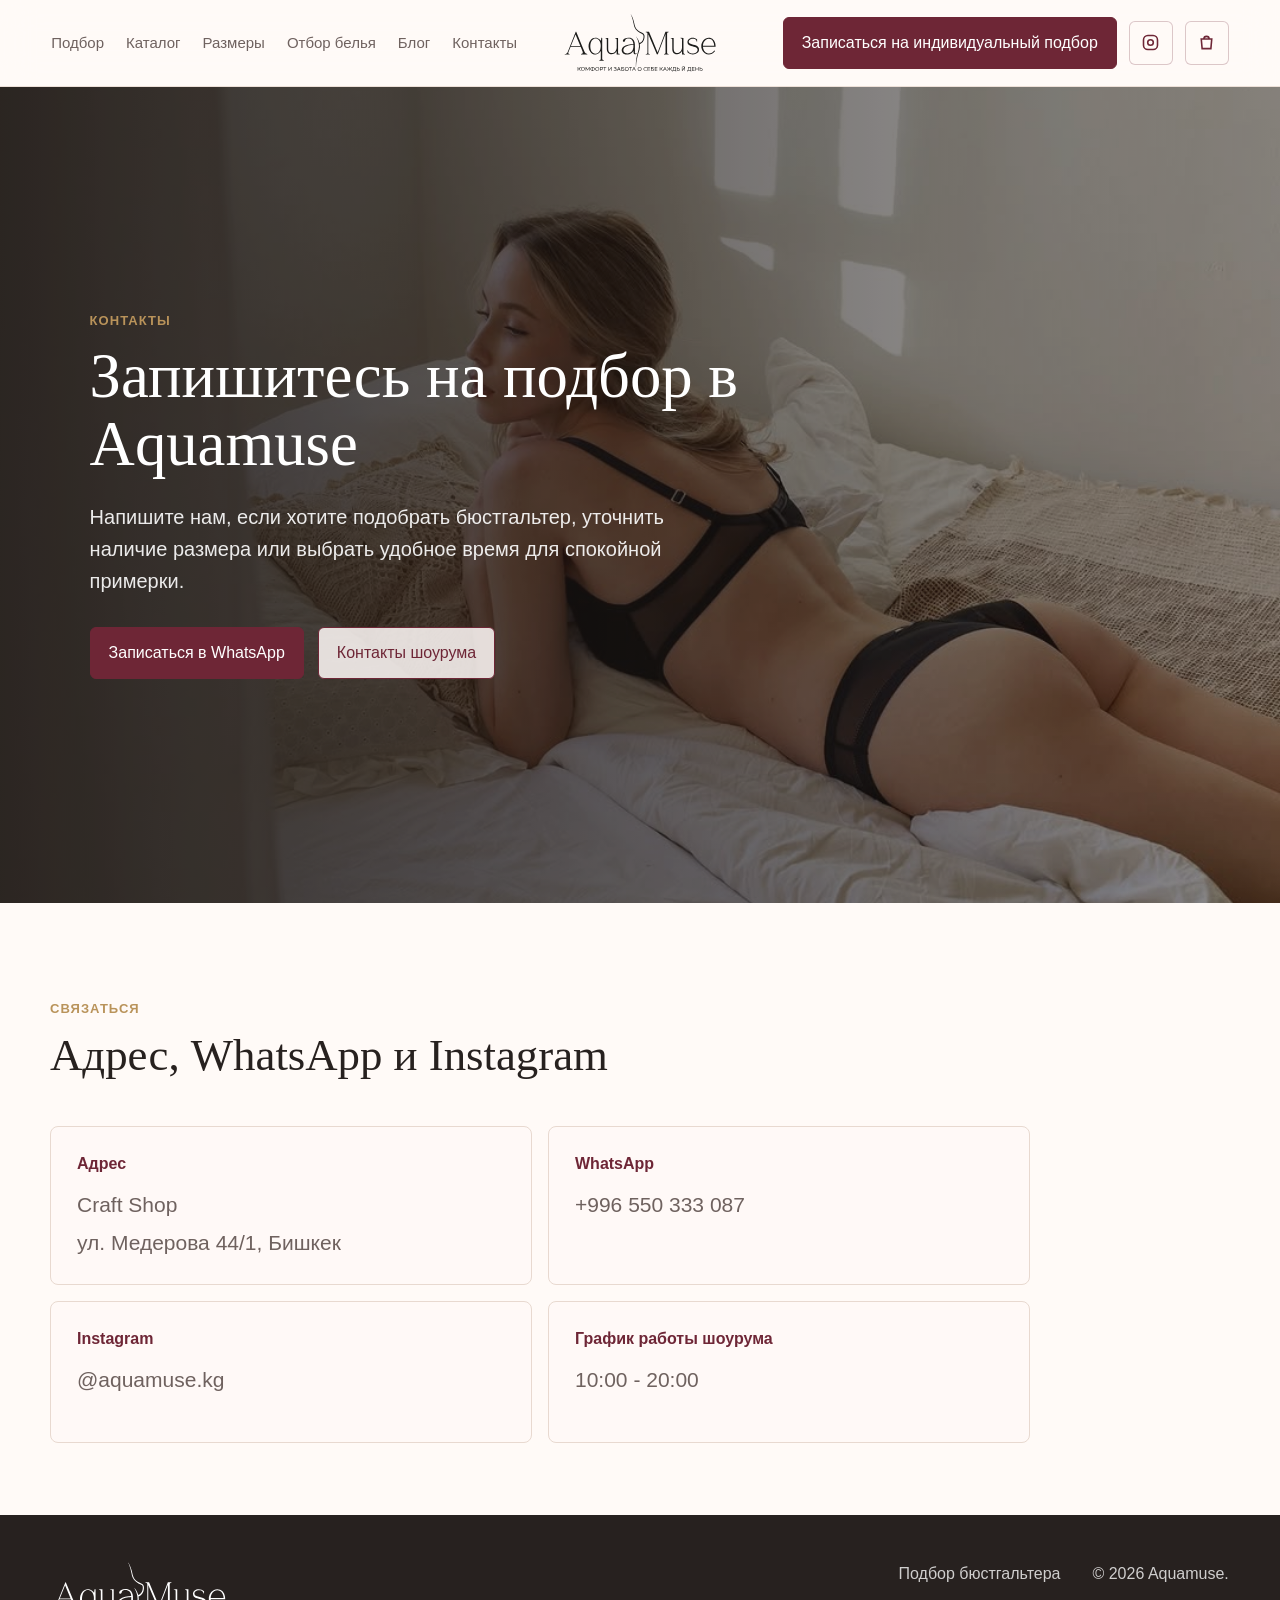
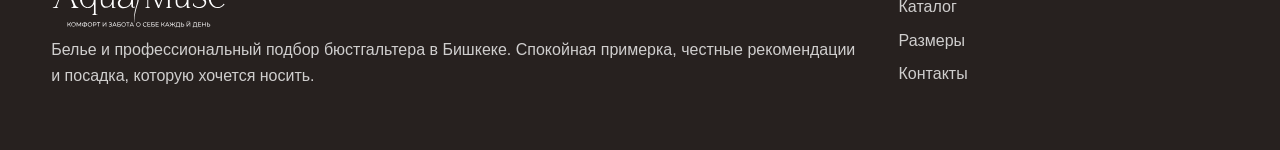
<file: kontakty.html>
﻿<!doctype html>
<html lang="ru">
<head>
  <meta charset="utf-8">
  <meta name="viewport" content="width=device-width, initial-scale=1">
  <title>Контакты Aquamuse - запись на подбор белья в Бишкеке</title>
  <meta name="description" content="Запишитесь на подбор бюстгальтера в Aquamuse в Бишкеке. Адрес, WhatsApp, Instagram и график работы шоурума.">
  <link rel="icon" href="assets/favicon.svg" type="image/svg+xml">
  <link rel="stylesheet" href="styles.css?v=20260915-mobile-instagram">
</head>
<body>
  <header class="site-header">
    <a class="brand" href="index.html"><img src="assets/logo-aquamuse.svg" alt="Aquamuse"></a>
    <button class="nav-toggle" type="button" aria-expanded="false" aria-controls="main-nav"><span></span><span></span><span></span></button>
    <nav id="main-nav" class="main-nav">
      <a href="podbor-byustgaltera-bishkek.html">Подбор</a>
      <a href="catalog.html">Каталог</a>
      <a href="razmery.html">Размеры</a>
      <a href="brendy.html">Отбор белья</a>
      <a href="blog.html">Блог</a>
      <a href="kontakty.html">Контакты</a>
    </nav>
    <a class="header-cta" href="https://wa.me/996550333087?text=%D0%97%D0%B4%D1%80%D0%B0%D0%B2%D1%81%D1%82%D0%B2%D1%83%D0%B9%D1%82%D0%B5!%20%D0%A5%D0%BE%D1%87%D1%83%20%D0%B7%D0%B0%D0%BF%D0%B8%D1%81%D0%B0%D1%82%D1%8C%D1%81%D1%8F%20%D0%BD%D0%B0%20%D0%BF%D0%BE%D0%B4%D0%B1%D0%BE%D1%80%20%D0%B1%D0%B5%D0%BB%D1%8C%D1%8F%20%D0%B2%20Aquamuse.">Записаться</a>
    <a class="header-social" href="https://www.instagram.com/aquamuse.kg?igsh=Z3l3c3MxdXA5Ynk5" target="_blank" rel="noopener" aria-label="Instagram Aquamuse">
      <svg viewBox="0 0 24 24" aria-hidden="true"><rect x="4" y="4" width="16" height="16" rx="5"></rect><circle cx="12" cy="12" r="3.2"></circle><path d="M16.8 7.2h.01"></path></svg>
    </a>
  </header>

  <main>
    <section class="page-cover page-cover-kontakty">
      <div class="page-cover-media" aria-hidden="true">
        <img src="assets/hero-kontakty.jpg" alt="">
      </div>
      <div class="page-cover-content">
        <p class="eyebrow">Контакты</p>
        <h1>Запишитесь на подбор в Aquamuse</h1>
        <p class="page-cover-copy">Напишите нам, если хотите подобрать бюстгальтер, уточнить наличие размера или выбрать удобное время для спокойной примерки.</p>
        <div class="page-cover-actions">
          <a class="button primary" href="https://wa.me/996550333087?text=%D0%97%D0%B4%D1%80%D0%B0%D0%B2%D1%81%D1%82%D0%B2%D1%83%D0%B9%D1%82%D0%B5!%20%D0%A5%D0%BE%D1%87%D1%83%20%D0%B7%D0%B0%D0%BF%D0%B8%D1%81%D0%B0%D1%82%D1%8C%D1%81%D1%8F%20%D0%BD%D0%B0%20%D0%BF%D0%BE%D0%B4%D0%B1%D0%BE%D1%80%20%D0%B1%D0%B5%D0%BB%D1%8C%D1%8F%20%D0%B2%20Aquamuse.">Записаться в WhatsApp</a>
          <a class="button secondary" href="#contact-details">Контакты шоурума</a>
        </div>
      </div>
    </section>

    <section id="contact-details" class="contacts-page">
      <div class="section-heading">
        <div>
          <p class="eyebrow">Связаться</p>
          <h2>Адрес, WhatsApp и Instagram</h2>
        </div>
      </div>

      <div class="contacts-grid" aria-label="Контактная информация Aquamuse">
        <a class="contact-card" href="https://2gis.kg/bishkek/firm/70000001047364576?m=74.615762%2C42.851601%2F18.51" target="_blank" rel="noopener">
          <span>Адрес</span>
          <strong>Craft Shop</strong>
          <p>ул. Медерова 44/1, Бишкек</p>
        </a>

        <a class="contact-card" href="https://wa.me/996550333087?text=%D0%97%D0%B4%D1%80%D0%B0%D0%B2%D1%81%D1%82%D0%B2%D1%83%D0%B9%D1%82%D0%B5!%20%D0%A5%D0%BE%D1%87%D1%83%20%D0%B7%D0%B0%D0%BF%D0%B8%D1%81%D0%B0%D1%82%D1%8C%D1%81%D1%8F%20%D0%BD%D0%B0%20%D0%BF%D0%BE%D0%B4%D0%B1%D0%BE%D1%80%20%D0%B1%D0%B5%D0%BB%D1%8C%D1%8F%20%D0%B2%20Aquamuse." target="_blank" rel="noopener">
          <span>WhatsApp</span>
          <strong>+996 550 333 087</strong>
        </a>

        <a class="contact-card" href="https://www.instagram.com/aquamuse.kg?igsh=Z3l3c3MxdXA5Ynk5" target="_blank" rel="noopener">
          <span>Instagram</span>
          <strong>@aquamuse.kg</strong>
        </a>

        <div class="contact-card">
          <span>График работы шоурума</span>
          <strong>10:00 - 20:00</strong>
        </div>
      </div>
    </section>
  </main>

  <footer class="site-footer">
    <div>
      <a class="brand" href="index.html"><img src="assets/logo-aquamuse.svg" alt="Aquamuse"></a>
      <p>Белье и профессиональный подбор бюстгальтера в Бишкеке. Спокойная примерка, честные рекомендации и посадка, которую хочется носить.</p>
    </div>
    <nav>
      <a href="podbor-byustgaltera-bishkek.html">Подбор бюстгальтера</a>
      <a href="catalog.html">Каталог</a>
      <a href="razmery.html">Размеры</a>
      <a href="kontakty.html">Контакты</a>
    </nav>
    <p class="footer-note">© 2026 Aquamuse.</p>
  </footer>
  <script src="script.js?v=20260814-catalog-sync-3"></script>
</body>
</html>
</file>
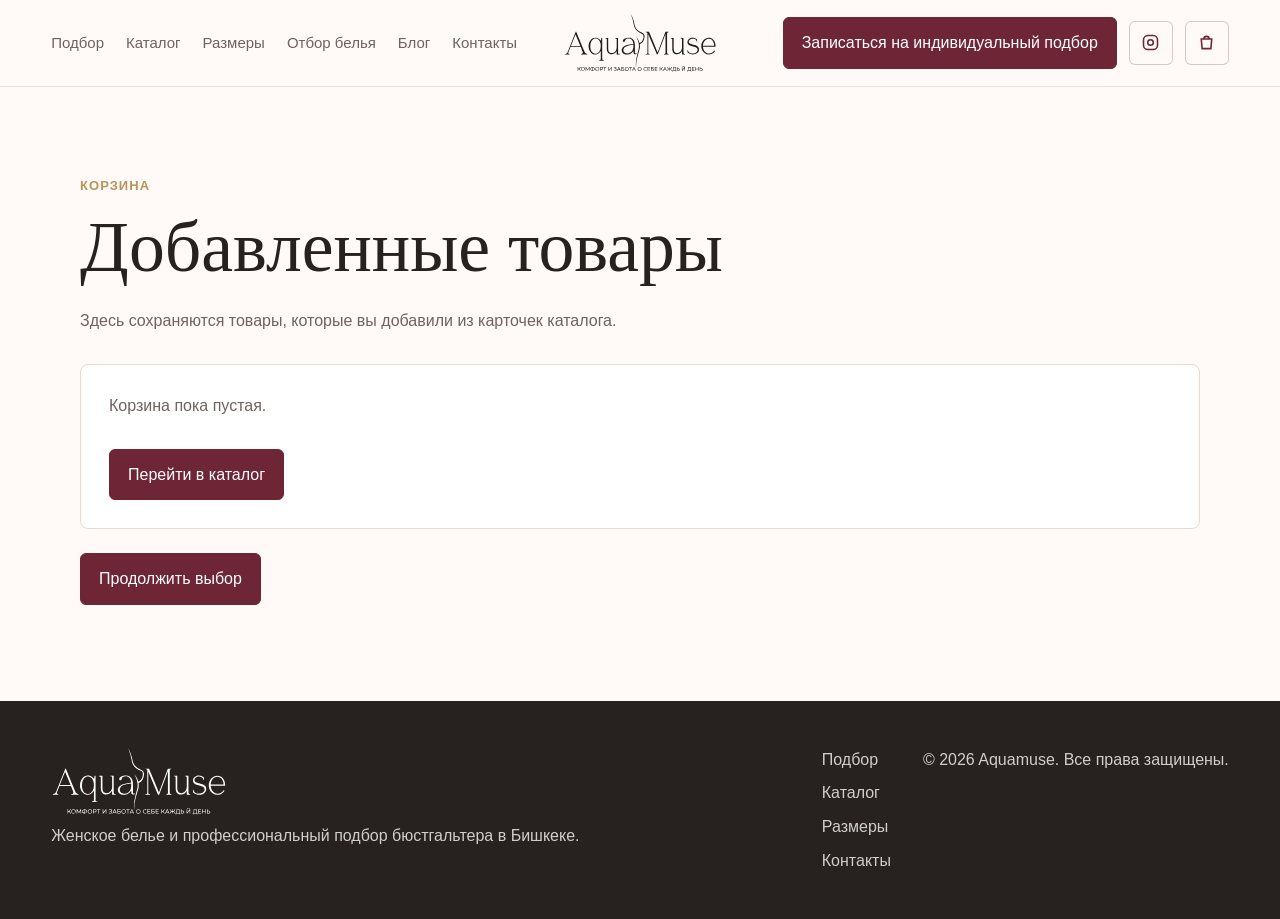
<file: korzina.html>
﻿<!doctype html>
<html lang="ru">
<head>
  <meta charset="utf-8">
  <meta name="viewport" content="width=device-width, initial-scale=1">
  <title>Корзина Aquamuse</title>
  <meta name="description" content="Корзина выбранных товаров Aquamuse.">
  <link rel="icon" href="assets/favicon.svg" type="image/svg+xml">
  <link rel="stylesheet" href="styles.css?v=20260915-mobile-instagram">
</head>
<body>
  <header class="site-header">
    <a class="brand" href="index.html" aria-label="Aquamuse на главную"><img src="assets/logo-aquamuse.svg" alt="Aquamuse"></a>
    <button class="nav-toggle" type="button" aria-expanded="false" aria-controls="main-nav">
      <span></span><span></span><span></span>
    </button>
    <nav id="main-nav" class="main-nav" aria-label="Главная навигация">
      <a href="podbor-byustgaltera-bishkek.html">Подбор</a>
      <a href="catalog.html">Каталог</a>
      <a href="razmery.html">Размеры</a>
      <a href="brendy.html">Отбор белья</a>
      <a href="blog.html">Блог</a>
      <a href="kontakty.html">Контакты</a>
    </nav>
    <a class="header-cta" href="https://wa.me/996550333087?text=%D0%97%D0%B4%D1%80%D0%B0%D0%B2%D1%81%D1%82%D0%B2%D1%83%D0%B9%D1%82%D0%B5!%20%D0%A5%D0%BE%D1%87%D1%83%20%D0%B7%D0%B0%D0%BF%D0%B8%D1%81%D0%B0%D1%82%D1%8C%D1%81%D1%8F%20%D0%BD%D0%B0%20%D0%BF%D0%BE%D0%B4%D0%B1%D0%BE%D1%80%20%D0%B1%D0%B5%D0%BB%D1%8C%D1%8F%20%D0%B2%20Aquamuse.">WhatsApp</a>
    <a class="header-social" href="https://www.instagram.com/aquamuse.kg?igsh=Z3l3c3MxdXA5Ynk5" target="_blank" rel="noopener" aria-label="Instagram Aquamuse">
      <svg viewBox="0 0 24 24" aria-hidden="true"><rect x="4" y="4" width="16" height="16" rx="5"></rect><circle cx="12" cy="12" r="3.2"></circle><path d="M16.8 7.2h.01"></path></svg>
    </a>
  </header>

  <main>
    <section class="cart-page" data-cart-page>
      <div class="cart-heading">
        <p class="eyebrow">Корзина</p>
        <h1>Добавленные товары</h1>
        <p>Здесь сохраняются товары, которые вы добавили из карточек каталога.</p>
      </div>
      <div class="cart-empty" data-cart-empty>
        <p>Корзина пока пустая.</p>
        <a class="button primary" href="catalog.html">Перейти в каталог</a>
      </div>
      <div class="cart-list" data-cart-list></div>
      <div class="cart-summary" data-cart-summary hidden></div>
      <div class="cart-actions">
        <a class="button primary" href="https://wa.me/996550333087" data-cart-whatsapp hidden>&#1047;&#1072;&#1082;&#1072;&#1079;&#1072;&#1090;&#1100; &#1095;&#1077;&#1088;&#1077;&#1079; WhatsApp</a>
        <a class="button primary" href="catalog.html">Продолжить выбор</a>
        <button class="button secondary" type="button" data-cart-clear hidden>Очистить корзину</button>
      </div>
    </section>
    <section class="product-modal" id="product-modal" data-product-modal hidden role="dialog" aria-modal="true" aria-labelledby="product-modal-title">
      <button class="product-modal-backdrop" type="button" data-product-close aria-label="Закрыть карточку товара"></button>
      <div class="product-modal-panel">
        <button class="product-modal-close" type="button" data-product-close aria-label="Закрыть">×</button>
        <div class="product-modal-grid">
          <div class="product-gallery">
            <div class="product-gallery-main" data-product-zoom>
              <img src="assets/catalog-ambra-model.jpg" alt="Черный комплект Ambra на модели" data-product-main-image>
            </div>
            <div class="product-thumbs" aria-label="Фотографии товара" data-product-thumbs>
              <button class="is-active" type="button" data-product-thumb data-src="assets/catalog-ambra-model.jpg" data-alt="Черный комплект Ambra на модели"><img src="assets/catalog-ambra-model.jpg" alt=""></button>
              <button type="button" data-product-thumb data-src="assets/catalog-ambra-set.jpg" data-alt="Черный комплект Ambra на белом фоне"><img src="assets/catalog-ambra-set.jpg" alt=""></button>
              <button type="button" data-product-thumb data-src="assets/catalog-ambra-close.jpg" data-alt="Крупный план черного бюстгальтера Ambra"><img src="assets/catalog-ambra-close.jpg" alt=""></button>
              <button type="button" data-product-thumb data-src="assets/catalog-ambra-back.jpg" data-alt="Спинка черного бюстгальтера Ambra"><img src="assets/catalog-ambra-back.jpg" alt=""></button>
            </div>
          </div>

          <div class="product-details">
            <p class="product-sku" data-product-sku>Артикул: 0876 OIL</p>
            <h2 id="product-modal-title" data-product-title>Бюстгальтер классический push-up</h2>
            <div class="product-meta">
              <span>Бренд: <strong data-product-brand>AMBRA</strong></span>
              <div class="product-kit" data-product-kit hidden>
                <p>С этим товаром часто берут:</p>
                <div class="product-kit-list" data-product-kit-list></div>
              </div>
            </div>
            <p class="product-price" data-product-price>12 000 сом</p>
            <dl class="product-specs">
              <div><dt>Цвет</dt><dd data-product-color>Черный</dd></div>
              <div><dt>Размеры</dt><dd data-product-sizes><span>70/B</span><span>70/C</span></dd></div>
              <div><dt>Посадка</dt><dd data-product-fit>Формованная чашка, аккуратная поддержка, гладкая линия под одеждой.</dd></div>
            </dl>
            <div class="product-actions">
              <a class="button primary" href="https://wa.me/996550333087?text=%D0%97%D0%B4%D1%80%D0%B0%D0%B2%D1%81%D1%82%D0%B2%D1%83%D0%B9%D1%82%D0%B5!%20%D0%A5%D0%BE%D1%87%D1%83%20%D0%B7%D0%B0%D0%B1%D1%80%D0%BE%D0%BD%D0%B8%D1%80%D0%BE%D0%B2%D0%B0%D1%82%D1%8C%20%D0%BF%D1%80%D0%B8%D0%BC%D0%B5%D1%80%D0%BA%D1%83%20%D0%BC%D0%BE%D0%B4%D0%B5%D0%BB%D0%B8%20AMBRA%200876%20OIL." data-product-whatsapp>&#1047;&#1072;&#1082;&#1072;&#1079;&#1072;&#1090;&#1100; &#1095;&#1077;&#1088;&#1077;&#1079; WhatsApp</a>
              <button class="button secondary" type="button" data-product-cart>&#1044;&#1086;&#1073;&#1072;&#1074;&#1080;&#1090;&#1100; &#1074; &#1082;&#1086;&#1088;&#1079;&#1080;&#1085;&#1091;</button>
            </div>
            <p class="product-note" data-product-note>Точную посадку лучше подтвердить на примерке: у разных брендов один и тот же размер может ощущаться по-разному.</p>
          </div>
        </div>
      </div>
    </section>

  </main>

  <footer class="site-footer">
    <div>
      <a class="brand" href="index.html"><img src="assets/logo-aquamuse.svg" alt="Aquamuse"></a>
      <p>Женское белье и профессиональный подбор бюстгальтера в Бишкеке.</p>
    </div>
    <nav aria-label="Навигация в подвале">
      <a href="podbor-byustgaltera-bishkek.html">Подбор</a>
      <a href="catalog.html">Каталог</a>
      <a href="razmery.html">Размеры</a>
      <a href="kontakty.html">Контакты</a>
    </nav>
    <p class="footer-note">© 2026 Aquamuse. Все права защищены.</p>
  </footer>
  <script src="script.js?v=20260814-catalog-sync-3"></script>
</body>
</html>
</file>
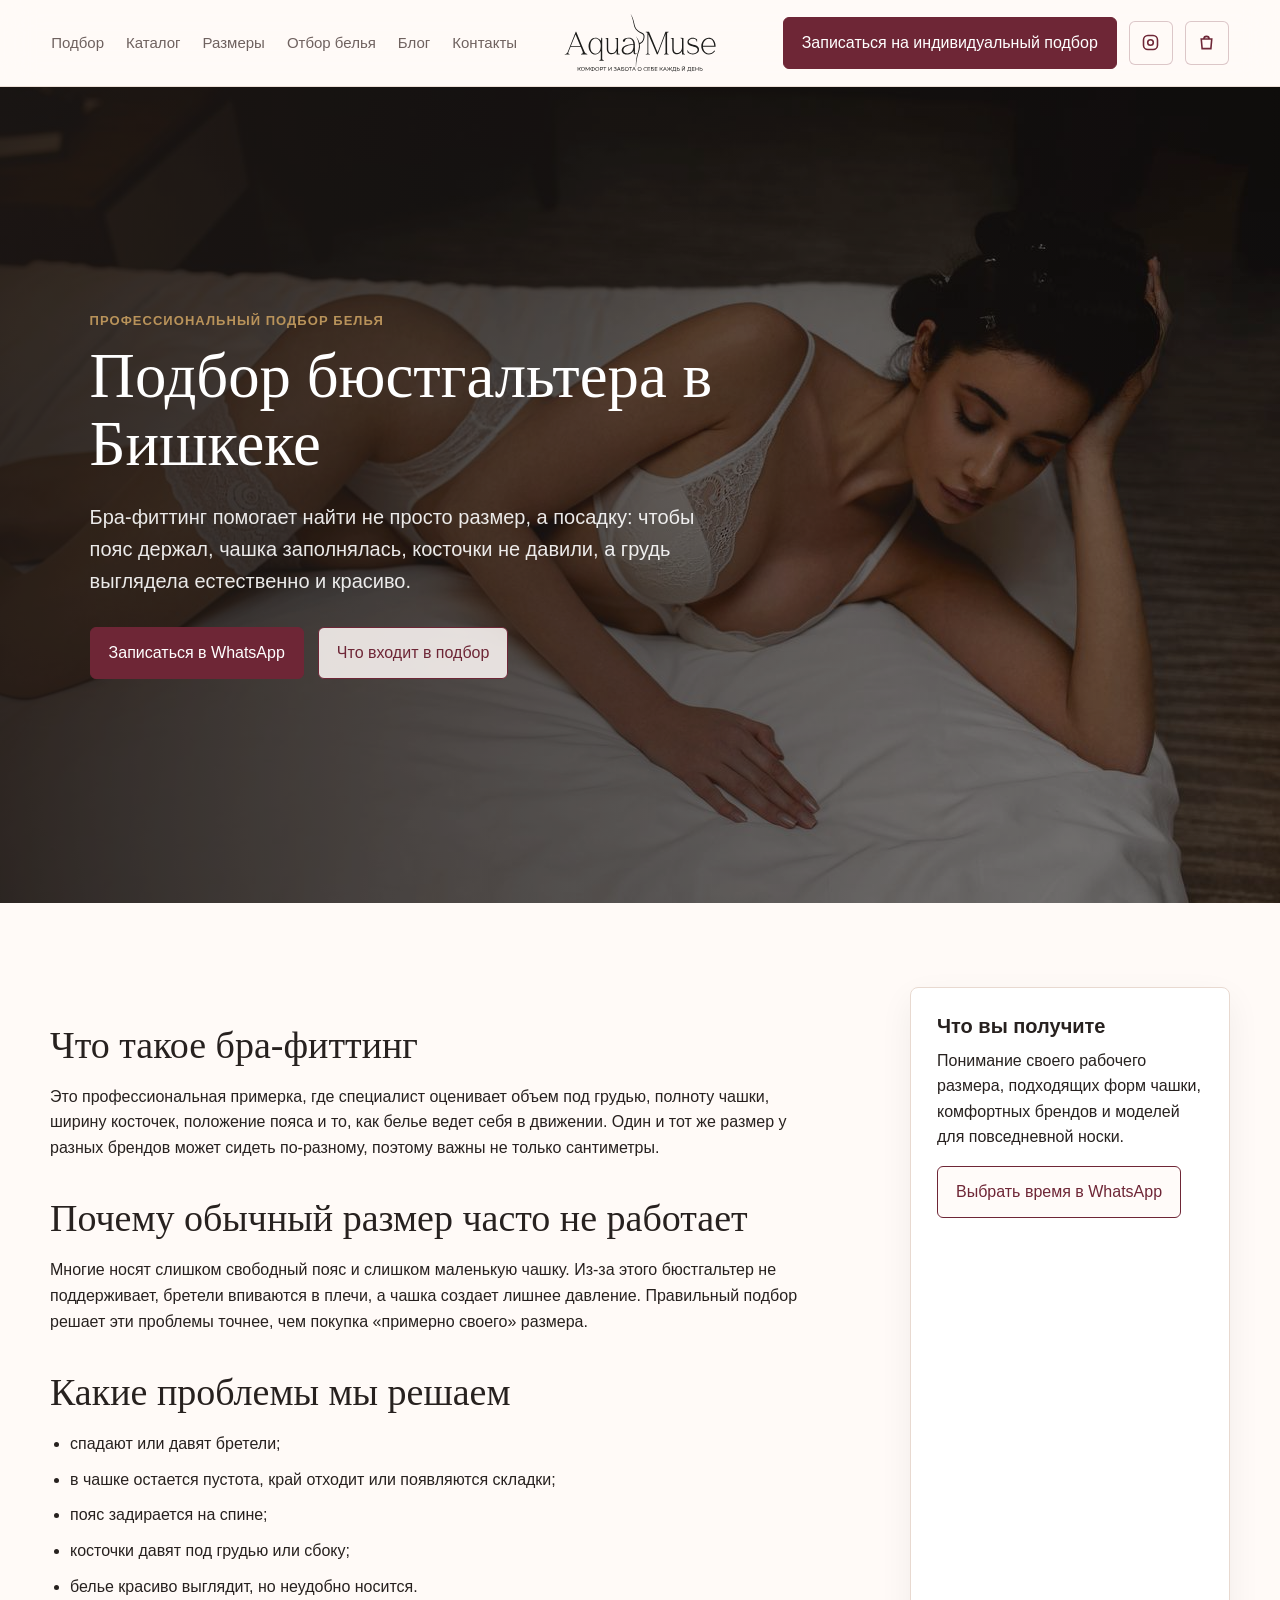
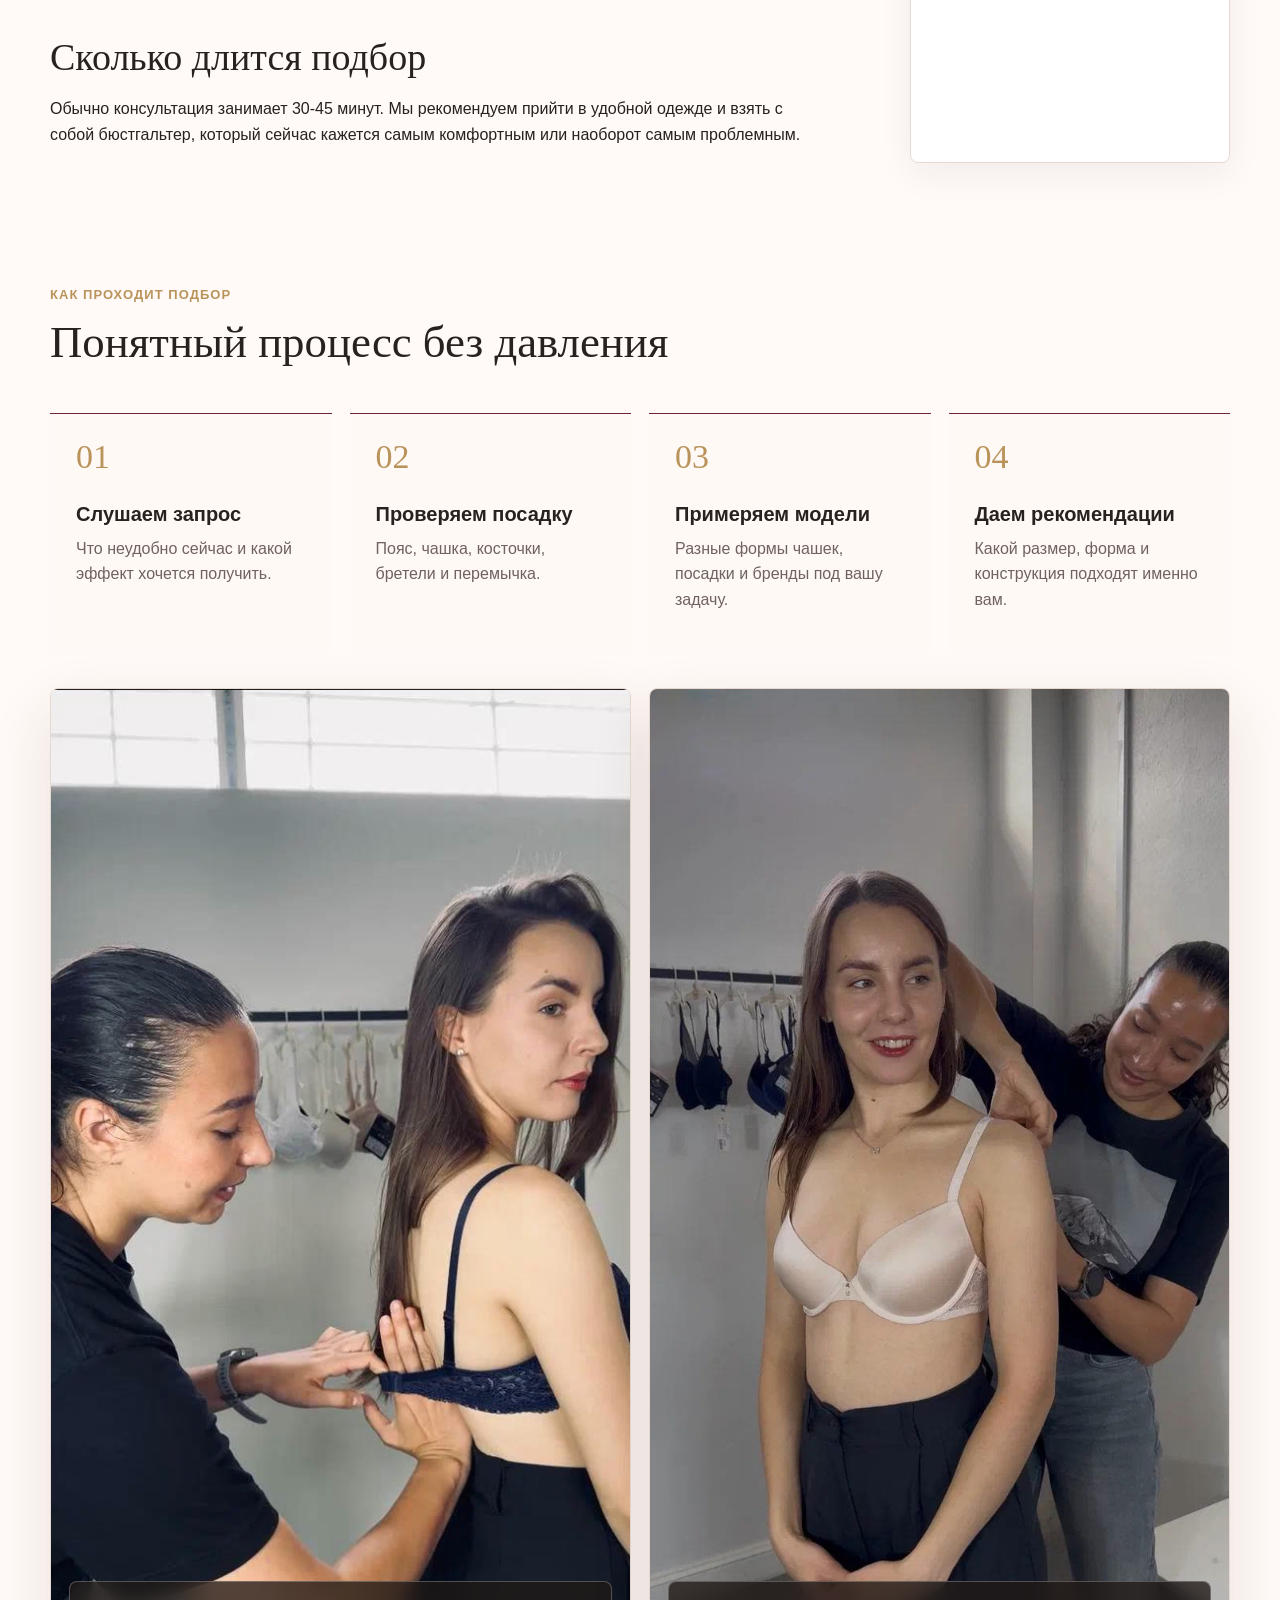
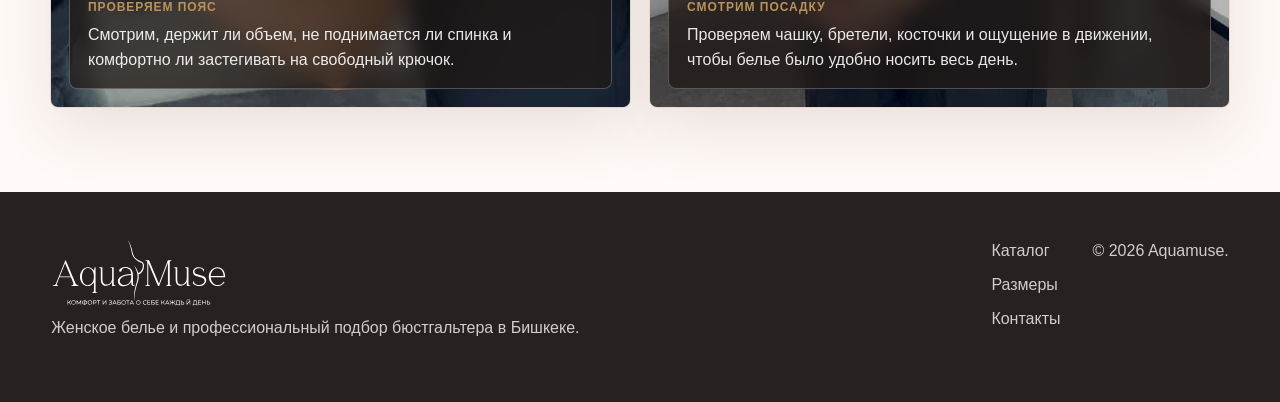
<file: podbor-byustgaltera-bishkek.html>
﻿<!doctype html>
<html lang="ru">
<head>
  <meta charset="utf-8">
  <meta name="viewport" content="width=device-width, initial-scale=1">
  <title>Подбор бюстгальтера в Бишкеке - Aquamuse</title>
  <meta name="description" content="Профессиональный подбор бюстгальтера в Бишкеке. Определяем размер, форму чашки и модели, которые не давят, хорошо заполняются и красиво поддерживают грудь.">
  <meta name="theme-color" content="#f6eee8">
  <link rel="icon" href="assets/favicon.svg" type="image/svg+xml">
  <link rel="stylesheet" href="styles.css?v=20260915-mobile-instagram">
</head>
<body>
  <header class="site-header">
    <a class="brand" href="index.html"><img src="assets/logo-aquamuse.svg" alt="Aquamuse"></a>
    <button class="nav-toggle" type="button" aria-expanded="false" aria-controls="main-nav"><span></span><span></span><span></span></button>
    <nav id="main-nav" class="main-nav"><a href="podbor-byustgaltera-bishkek.html">Подбор</a><a href="catalog.html">Каталог</a><a href="razmery.html">Размеры</a><a href="brendy.html">Отбор белья</a><a href="blog.html">Блог</a><a href="kontakty.html">Контакты</a></nav>
    <a class="header-cta" href="https://wa.me/996550333087?text=%D0%97%D0%B4%D1%80%D0%B0%D0%B2%D1%81%D1%82%D0%B2%D1%83%D0%B9%D1%82%D0%B5!%20%D0%A5%D0%BE%D1%87%D1%83%20%D0%B7%D0%B0%D0%BF%D0%B8%D1%81%D0%B0%D1%82%D1%8C%D1%81%D1%8F%20%D0%BD%D0%B0%20%D0%BF%D0%BE%D0%B4%D0%B1%D0%BE%D1%80%20%D0%B1%D0%B5%D0%BB%D1%8C%D1%8F%20%D0%B2%20Aquamuse.">WhatsApp</a>
    <a class="header-social" href="https://www.instagram.com/aquamuse.kg?igsh=Z3l3c3MxdXA5Ynk5" target="_blank" rel="noopener" aria-label="Instagram Aquamuse">
      <svg viewBox="0 0 24 24" aria-hidden="true"><rect x="4" y="4" width="16" height="16" rx="5"></rect><circle cx="12" cy="12" r="3.2"></circle><path d="M16.8 7.2h.01"></path></svg>
    </a>
  </header>
  <main>
    <section class="page-cover page-cover-podbor">
      <div class="page-cover-media" aria-hidden="true">
        <img src="assets/hero-podbor.jpg" alt="">
      </div>
      <div class="page-cover-content">
        <p class="eyebrow">Профессиональный подбор белья</p>
        <h1>Подбор бюстгальтера в Бишкеке</h1>
        <p class="page-cover-copy">Бра-фиттинг помогает найти не просто размер, а посадку: чтобы пояс держал, чашка заполнялась, косточки не давили, а грудь выглядела естественно и красиво.</p>
        <div class="page-cover-actions">
          <a class="button primary" href="https://wa.me/996550333087?text=%D0%97%D0%B4%D1%80%D0%B0%D0%B2%D1%81%D1%82%D0%B2%D1%83%D0%B9%D1%82%D0%B5!%20%D0%A5%D0%BE%D1%87%D1%83%20%D0%B7%D0%B0%D0%BF%D0%B8%D1%81%D0%B0%D1%82%D1%8C%D1%81%D1%8F%20%D0%BD%D0%B0%20%D0%BF%D0%BE%D0%B4%D0%B1%D0%BE%D1%80%20%D0%B1%D0%B5%D0%BB%D1%8C%D1%8F%20%D0%B2%20Aquamuse.">Записаться в WhatsApp</a>
          <a class="button secondary" href="#what-is-fitting">Что входит в подбор</a>
        </div>
      </div>
    </section>
    <section id="what-is-fitting" class="section article-layout">
      <article>
        <h2>Что такое бра-фиттинг</h2>
        <p>Это профессиональная примерка, где специалист оценивает объем под грудью, полноту чашки, ширину косточек, положение пояса и то, как белье ведет себя в движении. Один и тот же размер у разных брендов может сидеть по-разному, поэтому важны не только сантиметры.</p>
        <h2>Почему обычный размер часто не работает</h2>
        <p>Многие носят слишком свободный пояс и слишком маленькую чашку. Из-за этого бюстгальтер не поддерживает, бретели впиваются в плечи, а чашка создает лишнее давление. Правильный подбор решает эти проблемы точнее, чем покупка «примерно своего» размера.</p>
        <h2>Какие проблемы мы решаем</h2>
        <ul class="check-list">
          <li>спадают или давят бретели;</li>
          <li>в чашке остается пустота, край отходит или появляются складки;</li>
          <li>пояс задирается на спине;</li>
          <li>косточки давят под грудью или сбоку;</li>
          <li>белье красиво выглядит, но неудобно носится.</li>
        </ul>
        <h2>Сколько длится подбор</h2>
        <p>Обычно консультация занимает 30-45 минут. Мы рекомендуем прийти в удобной одежде и взять с собой бюстгальтер, который сейчас кажется самым комфортным или наоборот самым проблемным.</p>
      </article>
      <aside class="booking-note">
        <h3>Что вы получите</h3>
        <p>Понимание своего рабочего размера, подходящих форм чашки, комфортных брендов и моделей для повседневной носки.</p>
        <a class="button secondary" href="https://wa.me/996550333087?text=%D0%97%D0%B4%D1%80%D0%B0%D0%B2%D1%81%D1%82%D0%B2%D1%83%D0%B9%D1%82%D0%B5!%20%D0%A5%D0%BE%D1%87%D1%83%20%D0%B7%D0%B0%D0%BF%D0%B8%D1%81%D0%B0%D1%82%D1%8C%D1%81%D1%8F%20%D0%BD%D0%B0%20%D0%BF%D0%BE%D0%B4%D0%B1%D0%BE%D1%80%20%D0%B1%D0%B5%D0%BB%D1%8C%D1%8F%20%D0%B2%20Aquamuse.">Выбрать время в WhatsApp</a>
      </aside>
    </section>
    <section class="section fit-process">
      <div class="section-heading">
        <div>
          <p class="eyebrow">Как проходит подбор</p>
          <h2>Понятный процесс без давления</h2>
        </div>
      </div>
      <div class="process-grid">
        <article><span>01</span><h3>Слушаем запрос</h3><p>Что неудобно сейчас и какой эффект хочется получить.</p></article>
        <article><span>02</span><h3>Проверяем посадку</h3><p>Пояс, чашка, косточки, бретели и перемычка.</p></article>
        <article><span>03</span><h3>Примеряем модели</h3><p>Разные формы чашек, посадки и бренды под вашу задачу.</p></article>
        <article><span>04</span><h3>Даем рекомендации</h3><p>Какой размер, форма и конструкция подходят именно вам.</p></article>
      </div>
      <div class="salon-process" aria-label="Фото подбора белья в салоне Aquamuse">
        <figure class="salon-process-card salon-process-card-large">
          <img src="assets/salon-podbor-band-check.jpg" alt="Специалист проверяет посадку пояса бюстгальтера в салоне" loading="lazy" decoding="async">
          <figcaption>
            <span>Проверяем пояс</span>
            <p>Смотрим, держит ли объем, не поднимается ли спинка и комфортно ли застегивать на свободный крючок.</p>
          </figcaption>
        </figure>
        <figure class="salon-process-card">
          <img src="assets/salon-podbor-fit-check.jpg" alt="Подбор бюстгальтера с консультантом Aquamuse" loading="lazy" decoding="async">
          <figcaption>
            <span>Смотрим посадку</span>
            <p>Проверяем чашку, бретели, косточки и ощущение в движении, чтобы белье было удобно носить весь день.</p>
          </figcaption>
        </figure>
      </div>
    </section>
  </main>
  <footer class="site-footer"><div><a class="brand" href="index.html"><img src="assets/logo-aquamuse.svg" alt="Aquamuse"></a><p>Женское белье и профессиональный подбор бюстгальтера в Бишкеке.</p></div><nav><a href="catalog.html">Каталог</a><a href="razmery.html">Размеры</a><a href="kontakty.html">Контакты</a></nav><p class="footer-note">© 2026 Aquamuse.</p></footer>
  <script src="script.js?v=20260814-catalog-sync-3"></script>
</body>
</html>
</file>
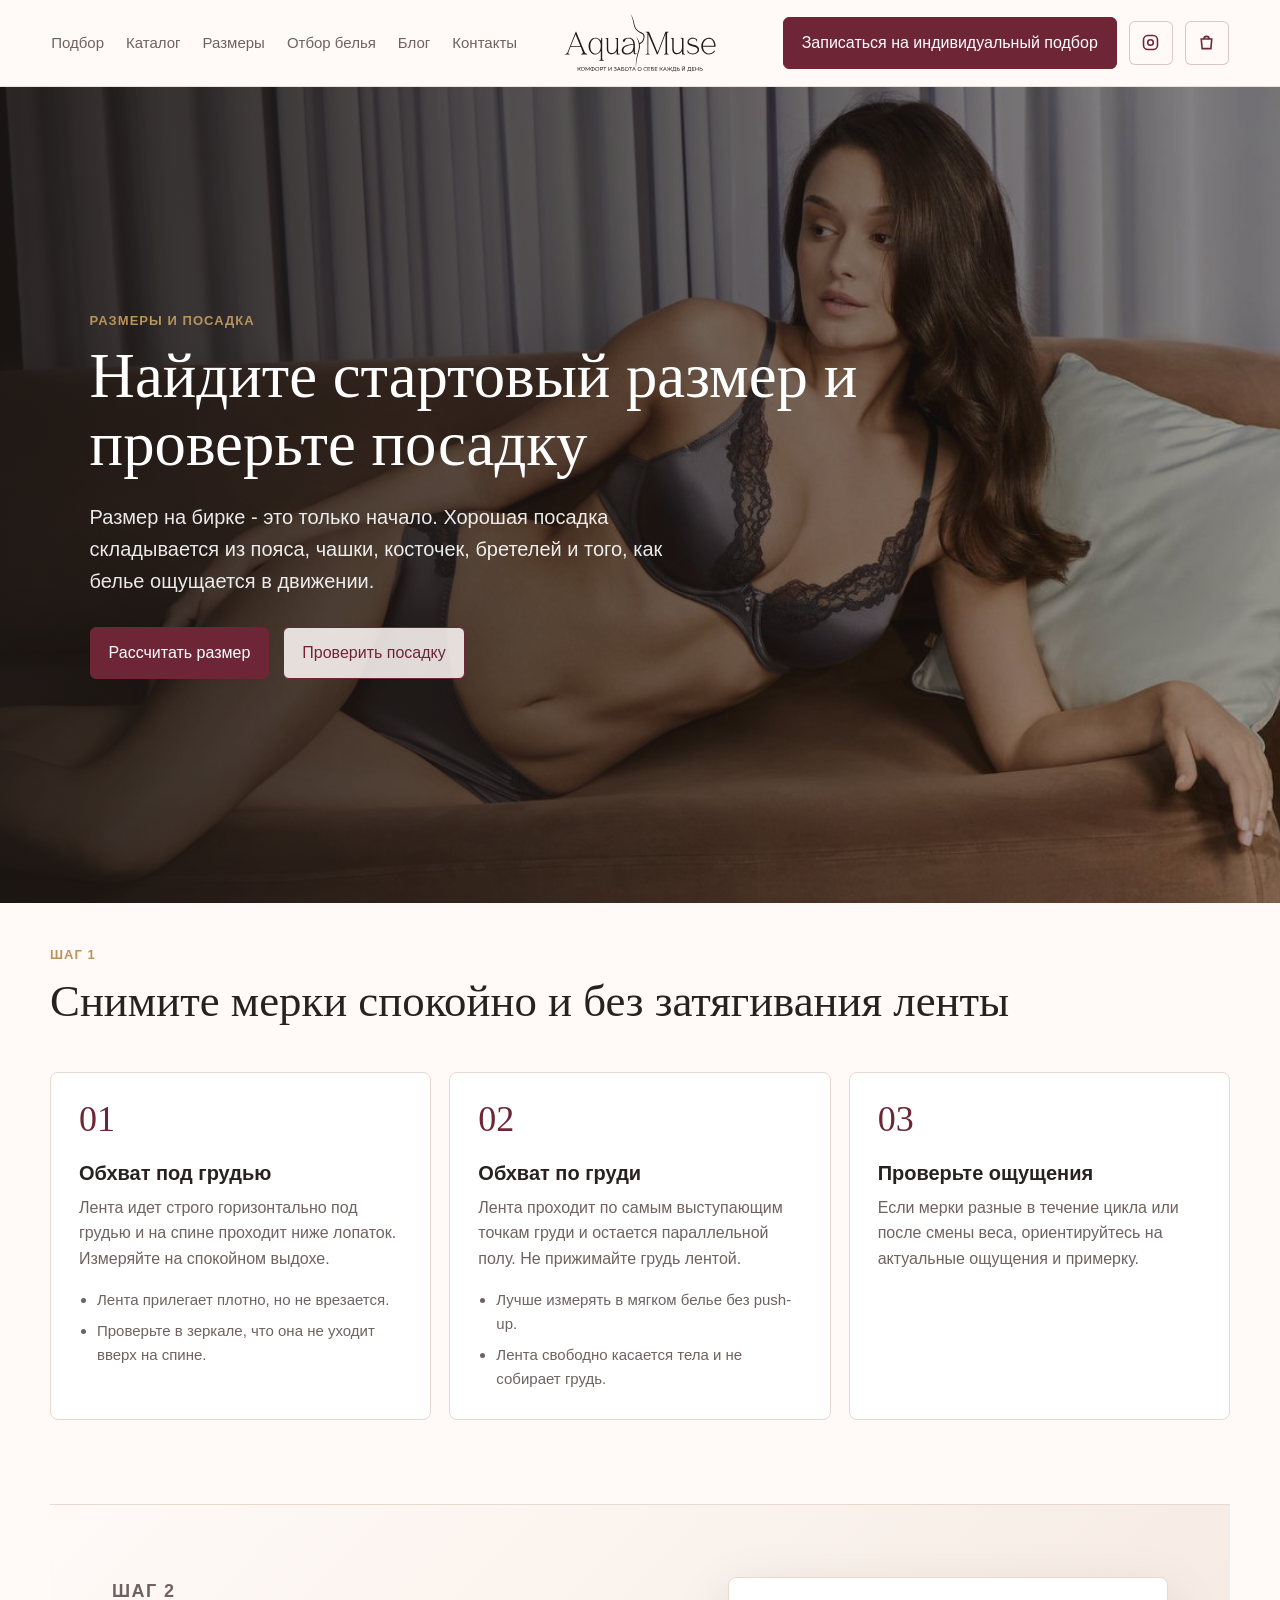
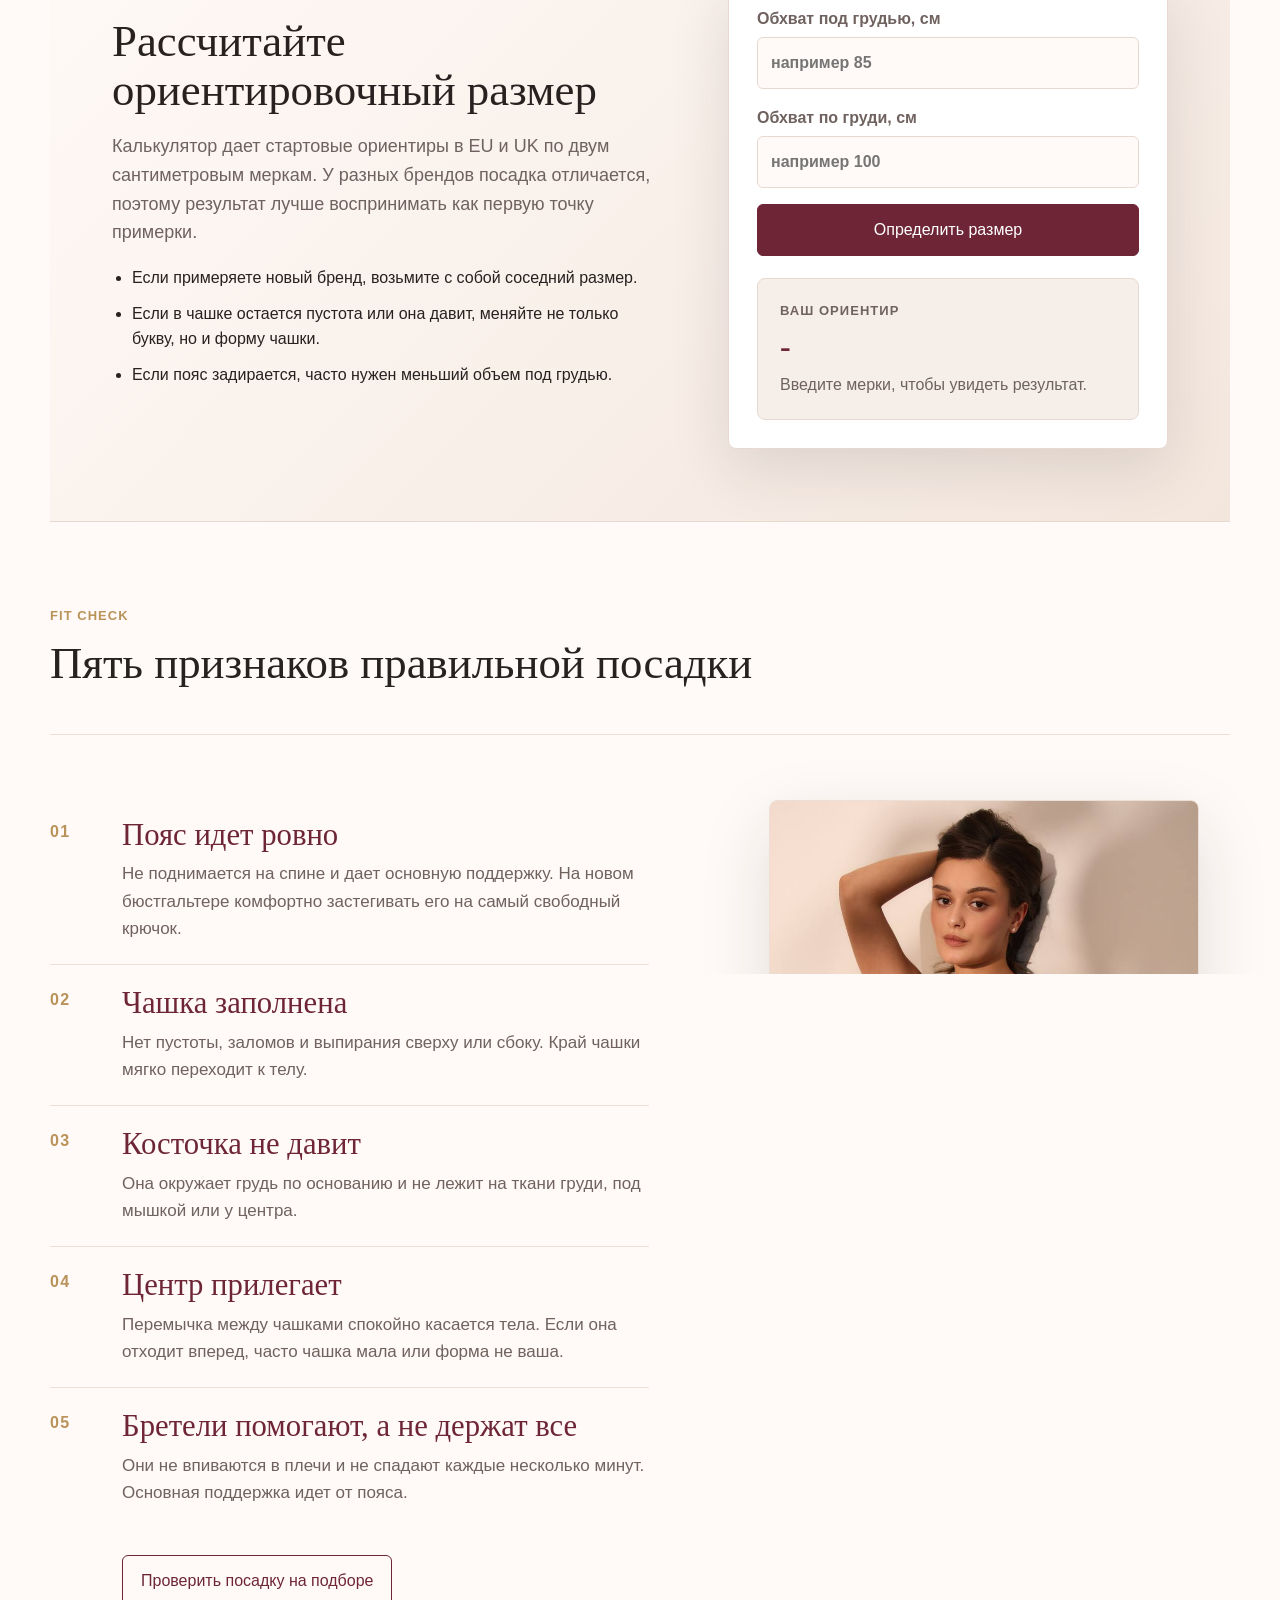
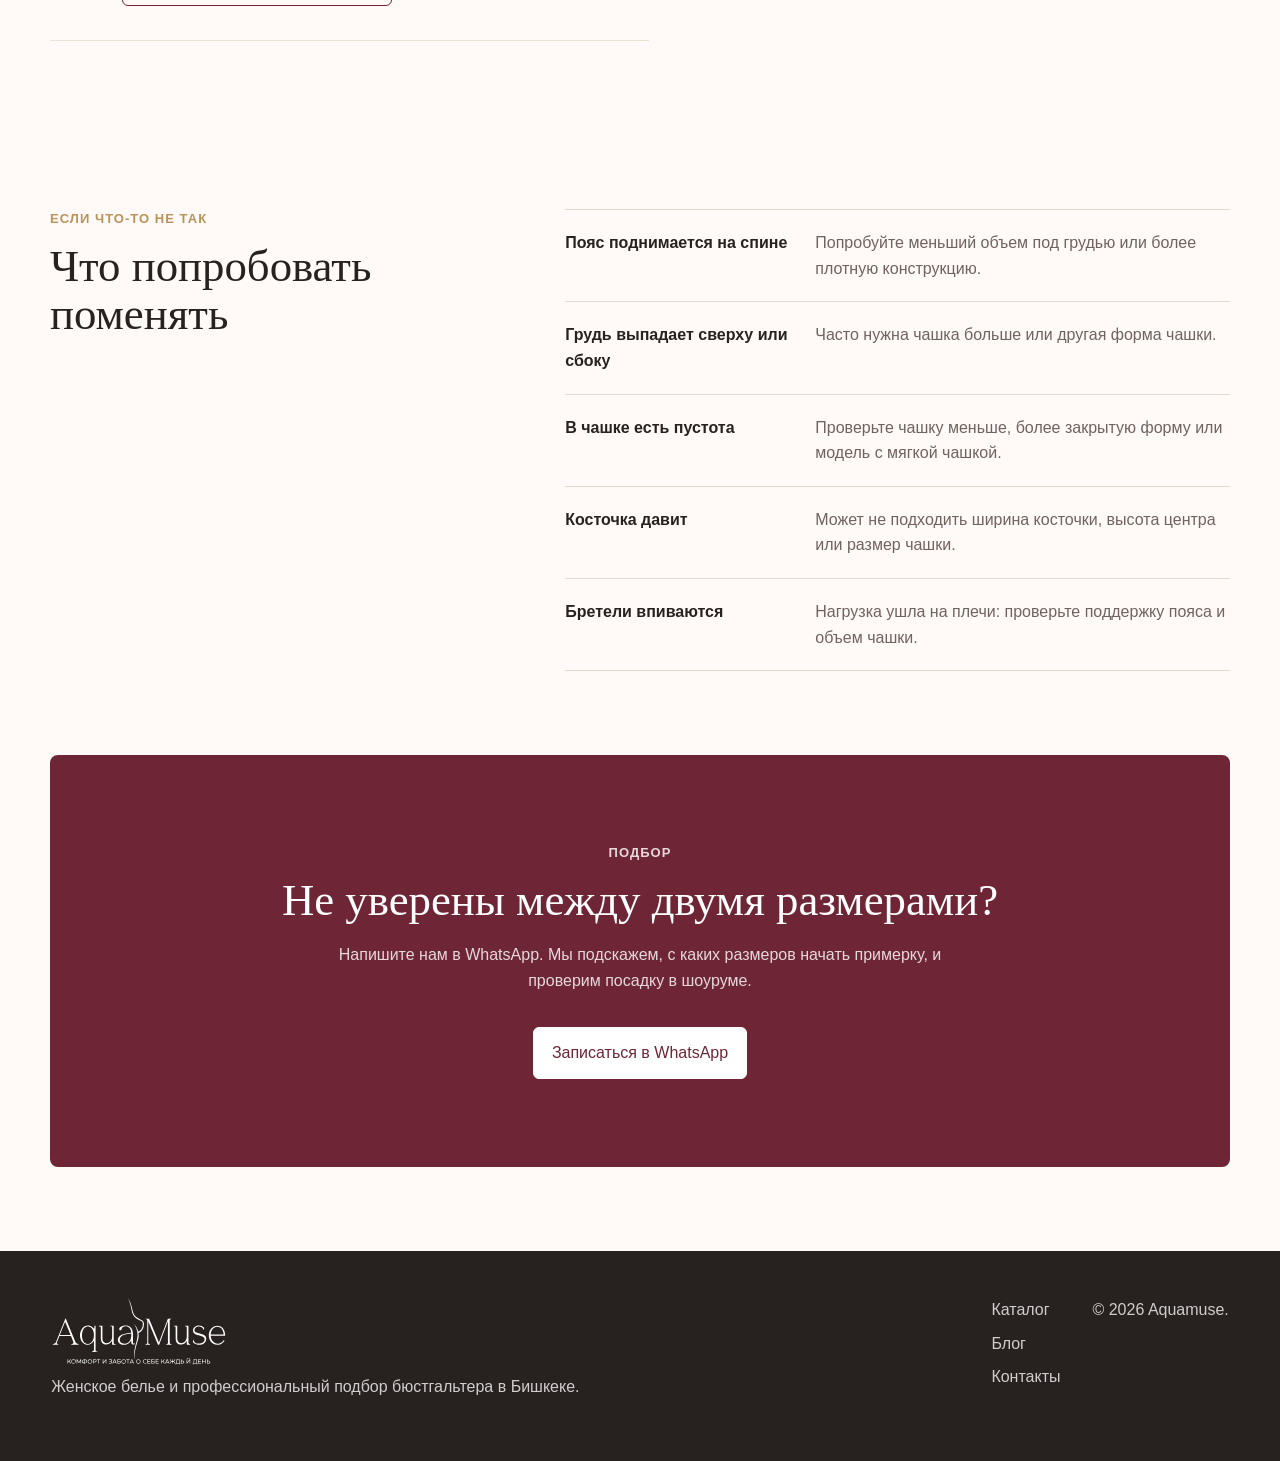
<file: razmery.html>
﻿<!doctype html>
<html lang="ru">
<head>
  <meta charset="utf-8">
  <meta name="viewport" content="width=device-width, initial-scale=1">
  <title>Гид по размеру бюстгальтера - Aquamuse Бишкек</title>
  <meta name="description" content="Гид Aquamuse по размеру бюстгальтера: как снять мерки, рассчитать ориентир, проверить посадку по поясу, чашке, косточкам и бретелям.">
  <link rel="icon" href="assets/favicon.svg" type="image/svg+xml">
  <link rel="stylesheet" href="styles.css?v=20260915-mobile-instagram">
</head>
<body>
  <header class="site-header"><a class="brand" href="index.html"><img src="assets/logo-aquamuse.svg" alt="Aquamuse"></a><button class="nav-toggle" type="button" aria-expanded="false" aria-controls="main-nav"><span></span><span></span><span></span></button><nav id="main-nav" class="main-nav"><a href="podbor-byustgaltera-bishkek.html">Подбор</a><a href="catalog.html">Каталог</a><a href="razmery.html">Размеры</a><a href="brendy.html">Отбор белья</a><a href="blog.html">Блог</a><a href="kontakty.html">Контакты</a></nav><a class="header-cta" href="https://wa.me/996550333087?text=%D0%97%D0%B4%D1%80%D0%B0%D0%B2%D1%81%D1%82%D0%B2%D1%83%D0%B9%D1%82%D0%B5!%20%D0%A5%D0%BE%D1%87%D1%83%20%D0%B7%D0%B0%D0%BF%D0%B8%D1%81%D0%B0%D1%82%D1%8C%D1%81%D1%8F%20%D0%BD%D0%B0%20%D0%BF%D0%BE%D0%B4%D0%B1%D0%BE%D1%80%20%D0%B1%D0%B5%D0%BB%D1%8C%D1%8F%20%D0%B2%20Aquamuse.">WhatsApp</a><a class="header-social" href="https://www.instagram.com/aquamuse.kg?igsh=Z3l3c3MxdXA5Ynk5" target="_blank" rel="noopener" aria-label="Instagram Aquamuse"><svg viewBox="0 0 24 24" aria-hidden="true"><rect x="4" y="4" width="16" height="16" rx="5"></rect><circle cx="12" cy="12" r="3.2"></circle><path d="M16.8 7.2h.01"></path></svg></a></header>
  <main>
    <section class="page-cover page-cover-razmery">
      <div class="page-cover-media" aria-hidden="true">
        <img src="assets/hero-razmery.jpg" alt="">
      </div>
      <div class="page-cover-content">
        <p class="eyebrow">Размеры и посадка</p>
        <h1>Найдите стартовый размер и проверьте посадку</h1>
        <p class="page-cover-copy">Размер на бирке - это только начало. Хорошая посадка складывается из пояса, чашки, косточек, бретелей и того, как белье ощущается в движении.</p>
        <div class="page-cover-actions">
          <a class="button primary" href="#calculator-title">Рассчитать размер</a>
          <a class="button secondary" href="#fit-check">Проверить посадку</a>
        </div>
      </div>
    </section>

    <section class="section measure-steps" aria-label="Как снять мерки">
      <div class="section-heading">
        <div>
          <p class="eyebrow">Шаг 1</p>
          <h2>Снимите мерки спокойно и без затягивания ленты</h2>
        </div>
      </div>
      <div class="measure-grid">
        <article class="measure-card has-visual" tabindex="0">
          <span>01</span>
          <h3>Обхват под грудью</h3>
          <p>Лента идет строго горизонтально под грудью и на спине проходит ниже лопаток. Измеряйте на спокойном выдохе.</p>
          <ul class="measure-tips">
            <li>Лента прилегает плотно, но не врезается.</li>
            <li>Проверьте в зеркале, что она не уходит вверх на спине.</li>
          </ul>
          <figure class="measure-visual">
            <img src="assets/measure-underbust.png" alt="Схема: лента проходит под грудью">
          </figure>
        </article>
        <article class="measure-card has-visual" tabindex="0">
          <span>02</span>
          <h3>Обхват по груди</h3>
          <p>Лента проходит по самым выступающим точкам груди и остается параллельной полу. Не прижимайте грудь лентой.</p>
          <ul class="measure-tips">
            <li>Лучше измерять в мягком белье без push-up.</li>
            <li>Лента свободно касается тела и не собирает грудь.</li>
          </ul>
          <figure class="measure-visual">
            <img src="assets/measure-bust.png" alt="Схема: лента проходит по груди">
          </figure>
        </article>
        <article class="measure-card has-visual" tabindex="0">
          <span>03</span>
          <h3>Проверьте ощущения</h3>
          <p>Если мерки разные в течение цикла или после смены веса, ориентируйтесь на актуальные ощущения и примерку.</p>
          <figure class="measure-visual">
            <img src="assets/measure-feelings.svg" alt="Вопросительный и восклицательный знак">
          </figure>
        </article>
      </div>
    </section>

    <section class="section size-calculator fit-guide-calculator" aria-labelledby="calculator-title">
      <div class="calculator-copy">
        <p class="eyebrow">Шаг 2</p>
        <h2 id="calculator-title">Рассчитайте ориентировочный размер</h2>
        <p>Калькулятор дает стартовые ориентиры в EU и UK по двум сантиметровым меркам. У разных брендов посадка отличается, поэтому результат лучше воспринимать как первую точку примерки.</p>
        <ul class="check-list">
          <li>Если примеряете новый бренд, возьмите с собой соседний размер.</li>
          <li>Если в чашке остается пустота или она давит, меняйте не только букву, но и форму чашки.</li>
          <li>Если пояс задирается, часто нужен меньший объем под грудью.</li>
        </ul>
      </div>
      <form class="calculator-card" data-size-calculator>
        <label>Обхват под грудью, см <input type="number" inputmode="decimal" min="65" max="160" step="1" name="band" placeholder="например 85"></label>
        <label>Обхват по груди, см <input type="number" inputmode="decimal" min="60" max="180" step="1" name="bust" placeholder="например 100"></label>
        <button class="button primary" type="submit">Определить размер</button>
        <div class="calculator-result" aria-live="polite">
          <span class="result-label">Ваш ориентир</span>
          <strong data-size-result>-</strong>
          <p data-size-note>Введите мерки, чтобы увидеть результат.</p>
          <p class="calculator-alternative" data-size-alternative hidden></p>
          <a class="button secondary calculator-result-action" href="catalog.html#catalog-list" data-size-catalog-link hidden>Смотреть бюстгальтеры моего размера</a>
        </div>
      </form>
    </section>

    <section id="fit-check" class="section fit-check">
      <div class="section-heading">
        <div>
          <p class="eyebrow">Fit check</p>
          <h2>Пять признаков правильной посадки</h2>
        </div>
      </div>
      <div class="fit-check-layout">
        <div class="fit-check-list">
          <article>
            <span>01</span>
            <div>
              <h3>Пояс идет ровно</h3>
              <p>Не поднимается на спине и дает основную поддержку. На новом бюстгальтере комфортно застегивать его на самый свободный крючок.</p>
            </div>
          </article>
          <article>
            <span>02</span>
            <div>
              <h3>Чашка заполнена</h3>
              <p>Нет пустоты, заломов и выпирания сверху или сбоку. Край чашки мягко переходит к телу.</p>
            </div>
          </article>
          <article>
            <span>03</span>
            <div>
              <h3>Косточка не давит</h3>
              <p>Она окружает грудь по основанию и не лежит на ткани груди, под мышкой или у центра.</p>
            </div>
          </article>
          <article>
            <span>04</span>
            <div>
              <h3>Центр прилегает</h3>
              <p>Перемычка между чашками спокойно касается тела. Если она отходит вперед, часто чашка мала или форма не ваша.</p>
            </div>
          </article>
          <article>
            <span>05</span>
            <div>
              <h3>Бретели помогают, а не держат все</h3>
              <p>Они не впиваются в плечи и не спадают каждые несколько минут. Основная поддержка идет от пояса.</p>
            </div>
          </article>
          <a class="button secondary fit-check-button" href="https://wa.me/996550333087?text=%D0%97%D0%B4%D1%80%D0%B0%D0%B2%D1%81%D1%82%D0%B2%D1%83%D0%B9%D1%82%D0%B5!%20%D0%A5%D0%BE%D1%87%D1%83%20%D0%B7%D0%B0%D0%BF%D0%B8%D1%81%D0%B0%D1%82%D1%8C%D1%81%D1%8F%20%D0%BD%D0%B0%20%D0%BF%D0%BE%D0%B4%D0%B1%D0%BE%D1%80%20%D0%B1%D0%B5%D0%BB%D1%8C%D1%8F%20%D0%B2%20Aquamuse.">Проверить посадку на подборе</a>
        </div>
        <div class="fit-check-visual">
          <img src="assets/fit-guide-photo.jpg" alt="Модель в светлом комплекте белья показывает посадку бюстгальтера">
        </div>
      </div>
    </section>

    <section class="section fit-troubles">
      <div>
        <p class="eyebrow">Если что-то не так</p>
        <h2>Что попробовать поменять</h2>
      </div>
      <div class="trouble-list">
        <article><strong>Пояс поднимается на спине</strong><span>Попробуйте меньший объем под грудью или более плотную конструкцию.</span></article>
        <article><strong>Грудь выпадает сверху или сбоку</strong><span>Часто нужна чашка больше или другая форма чашки.</span></article>
        <article><strong>В чашке есть пустота</strong><span>Проверьте чашку меньше, более закрытую форму или модель с мягкой чашкой.</span></article>
        <article><strong>Косточка давит</strong><span>Может не подходить ширина косточки, высота центра или размер чашки.</span></article>
        <article><strong>Бретели впиваются</strong><span>Нагрузка ушла на плечи: проверьте поддержку пояса и объем чашки.</span></article>
      </div>
    </section>

    <section class="section final-cta">
      <p class="eyebrow">Подбор</p>
      <h2>Не уверены между двумя размерами?</h2>
      <p>Напишите нам в WhatsApp. Мы подскажем, с каких размеров начать примерку, и проверим посадку в шоуруме.</p>
      <a class="button primary" href="https://wa.me/996550333087?text=%D0%97%D0%B4%D1%80%D0%B0%D0%B2%D1%81%D1%82%D0%B2%D1%83%D0%B9%D1%82%D0%B5!%20%D0%A5%D0%BE%D1%87%D1%83%20%D0%B7%D0%B0%D0%BF%D0%B8%D1%81%D0%B0%D1%82%D1%8C%D1%81%D1%8F%20%D0%BD%D0%B0%20%D0%BF%D0%BE%D0%B4%D0%B1%D0%BE%D1%80%20%D0%B1%D0%B5%D0%BB%D1%8C%D1%8F%20%D0%B2%20Aquamuse.">Записаться в WhatsApp</a>
    </section>
  </main>
  <footer class="site-footer"><div><a class="brand" href="index.html"><img src="assets/logo-aquamuse.svg" alt="Aquamuse"></a><p>Женское белье и профессиональный подбор бюстгальтера в Бишкеке.</p></div><nav><a href="catalog.html">Каталог</a><a href="blog.html">Блог</a><a href="kontakty.html">Контакты</a></nav><p class="footer-note">© 2026 Aquamuse.</p></footer>
  <script src="script.js?v=20260814-catalog-sync-3"></script>
</body>
</html>
</file>
<file: styles.css>
:root {
  --ink: #27211f;
  --muted: #6f625f;
  --paper: #fffaf7;
  --soft: #f6eee8;
  --line: #e8d9d0;
  --rose: #a84f5f;
  --wine: #6e2636;
  --sage: #697d68;
  --blue: #425a6b;
  --gold: #b9935a;
  --shadow: 0 20px 60px rgba(39, 33, 31, .12);
  --header-height: 84px;
  --body-font: Inter, "Segoe UI", Arial, sans-serif;
  --display-font: "Palatino Linotype", "Book Antiqua", Palatino, Georgia, "Times New Roman", serif;
}

* { box-sizing: border-box; }

[hidden] { display: none !important; }

html { scroll-behavior: smooth; }

body {
  margin: 0;
  color: var(--ink);
  background: var(--paper);
  font-family: var(--body-font);
  line-height: 1.6;
  overflow-x: hidden;
}

img {
  display: block;
  width: 100%;
  height: 100%;
  object-fit: cover;
}

a { color: inherit; text-decoration: none; }

.site-header {
  position: sticky;
  top: 0;
  z-index: 20;
  display: grid;
  grid-template-columns: minmax(0, 1fr) auto auto auto;
  align-items: center;
  gap: 12px;
  min-height: var(--header-height);
  padding: 17px clamp(18px, 4vw, 52px);
  background: rgba(255, 250, 247, .88);
  border-bottom: 1px solid rgba(232, 217, 208, .78);
  backdrop-filter: blur(18px);
}

.discount-alert {
  --discount-alert-height: 42px;
  position: sticky;
  top: 0;
  z-index: 30;
  display: block;
  min-height: var(--discount-alert-height);
  overflow: hidden;
  background: #050505;
  color: #fff;
  font-size: 15px;
  line-height: 1.25;
  text-align: center;
  text-transform: uppercase;
  letter-spacing: .02em;
}

.discount-alert-track {
  display: flex;
  align-items: center;
  justify-content: center;
  gap: 0;
  min-height: var(--discount-alert-height);
  padding: 8px 18px;
  white-space: nowrap;
}

.discount-alert.is-marquee .discount-alert-track {
  justify-content: flex-start;
  width: max-content;
  padding-inline: 0;
  animation: discount-alert-marquee 32s linear infinite;
  will-change: transform;
}

.discount-alert.is-marquee:hover .discount-alert-track,
.discount-alert.is-marquee:focus-within .discount-alert-track {
  animation-play-state: paused;
}

.discount-alert-item {
  display: inline-flex;
  align-items: center;
  gap: 28px;
  padding-inline: 30px;
}

.discount-alert-item::before,
.discount-alert-item::after {
  content: "";
  width: 4px;
  height: 4px;
  flex: 0 0 auto;
  border-radius: 999px;
  background: currentColor;
  opacity: .9;
}

@keyframes discount-alert-marquee {
  from { transform: translateX(0); }
  to { transform: translateX(-25%); }
}

body.has-discount-alert .site-header {
  top: 42px;
}

.brand {
  display: inline-flex;
  align-items: center;
  width: clamp(132px, 12vw, 172px);
  min-width: 132px;
}

.site-header > .brand {
  position: absolute;
  left: 50%;
  top: 50%;
  justify-self: center;
  z-index: 1;
  transform: translate(-50%, -50%);
}

.brand img {
  display: block;
  width: 100%;
  height: auto;
  object-fit: contain;
}

.main-nav {
  grid-column: 1;
  grid-row: 1;
  display: flex;
  justify-content: flex-start;
  gap: 22px;
  padding-right: clamp(132px, 15vw, 210px);
  color: var(--muted);
  font-size: 15px;
}

.header-cta {
  grid-column: 2;
  grid-row: 1;
  position: relative;
  z-index: 2;
}

.header-social {
  grid-column: 3;
  grid-row: 1;
  position: relative;
  z-index: 2;
}

.header-cart {
  grid-column: 4;
  grid-row: 1;
  position: relative;
  z-index: 2;
}

.main-nav a:hover, .text-link:hover { color: var(--wine); }

.header-cta, .button {
  display: inline-flex;
  align-items: center;
  justify-content: center;
  min-height: 44px;
  padding: 12px 18px;
  border: 1px solid var(--wine);
  border-radius: 6px;
  font-weight: 700;
  line-height: 1.1;
  font: inherit;
  cursor: pointer;
  transition: transform .2s ease, box-shadow .2s ease, border-color .2s ease, background .2s ease;
}

.header-cta, .button.primary {
  color: #fff;
  background: var(--wine);
}

.header-cta:hover,
.button:hover,
.header-social:hover,
.header-cart:hover,
.nav-toggle:hover,
.sticky-whatsapp:hover,
.header-cta:focus-visible,
.button:focus-visible,
.header-social:focus-visible,
.header-cart:focus-visible,
.nav-toggle:focus-visible,
.sticky-whatsapp:focus-visible {
  box-shadow: 0 12px 28px rgba(39, 33, 31, .18);
  transform: translateY(-2px);
}

.header-cta:focus-visible,
.button:focus-visible,
.sticky-whatsapp:focus-visible,
.header-social:focus-visible,
.header-cart:focus-visible,
.nav-toggle:focus-visible {
  outline: 2px solid rgba(110, 38, 54, .34);
  outline-offset: 3px;
}

.header-social,
.header-cart {
  display: inline-grid;
  place-items: center;
  width: 44px;
  height: 44px;
  border: 1px solid rgba(110, 38, 54, .24);
  border-radius: 6px;
  color: var(--wine);
  background: rgba(255, 250, 247, .9);
  transition: transform .2s ease, border-color .2s ease, background .2s ease;
}

.header-social:hover,
.header-cart:hover {
  border-color: var(--wine);
  background: #fff;
}

.header-social svg,
.header-cart svg {
  width: 21px;
  height: 21px;
  fill: none;
  stroke: currentColor;
  stroke-width: 1.8;
}

.header-cart-count {
  position: absolute;
  top: -7px;
  right: -7px;
  display: none;
  min-width: 20px;
  height: 20px;
  padding: 0 6px;
  border-radius: 999px;
  color: #fff;
  background: var(--wine);
  font-size: 11px;
  font-weight: 900;
  line-height: 20px;
  text-align: center;
}

.header-cart.has-items .header-cart-count {
  display: block;
}

.button.secondary {
  color: var(--wine);
  background: rgba(255, 250, 247, .75);
}

.nav-toggle {
  display: none;
  position: relative;
  z-index: 2;
  width: 44px;
  height: 44px;
  border: 1px solid var(--line);
  border-radius: 6px;
  background: #fff;
  transition: transform .2s ease, box-shadow .2s ease, border-color .2s ease, background .2s ease;
}

.nav-toggle:hover,
.nav-toggle:focus-visible {
  border-color: rgba(110, 38, 54, .34);
  background: #fff;
}

.nav-toggle span {
  display: block;
  width: 18px;
  height: 2px;
  margin: 4px auto;
  background: var(--ink);
}

.hero {
  position: relative;
  display: grid;
  min-height: calc(100vh - var(--header-height));
  overflow: hidden;
  background: #1c1715;
}

.hero-media {
  position: absolute;
  inset: 0;
  opacity: .72;
}

.hero-media video,
.hero-media img {
  display: block;
  width: 100%;
  height: 100%;
  object-fit: cover;
  object-position: center center;
}

.hero-media::after {
  content: "";
  position: absolute;
  inset: 0;
  background: linear-gradient(90deg, rgba(28, 23, 21, .84), rgba(28, 23, 21, .48), rgba(28, 23, 21, .16));
}

.hero-content {
  position: relative;
  align-self: center;
  width: min(720px, calc(100% - 36px));
  margin-left: clamp(18px, 7vw, 96px);
  padding: 72px 0;
  color: #fff;
}

.eyebrow {
  margin: 0 0 12px;
  color: var(--gold);
  font-size: 13px;
  font-weight: 800;
  letter-spacing: .08em;
  text-transform: uppercase;
}

h1, h2, h3, p { margin-top: 0; }

h1, h2 {
  line-height: 1.08;
  letter-spacing: 0;
}

h1 {
  max-width: 760px;
  margin-bottom: 22px;
  font-family: var(--display-font);
  font-size: clamp(40px, 5.6vw, 72px);
  font-weight: 400;
}

h2 {
  margin-bottom: 18px;
  font-family: var(--display-font);
  font-size: clamp(28px, 3.5vw, 46px);
  font-weight: 400;
}

h3 { margin-bottom: 10px; font-size: 20px; line-height: 1.2; }

.hero-copy {
  max-width: 620px;
  color: rgba(255, 255, 255, .9);
  font-size: clamp(17px, 1.6vw, 20px);
}

.hero-actions {
  display: flex;
  flex-wrap: wrap;
  gap: 14px;
  margin-top: 30px;
}

.hero-stats {
  display: grid;
  grid-template-columns: repeat(3, minmax(120px, 1fr));
  gap: 12px;
  max-width: 620px;
  margin: 48px 0 0;
}

.hero-stats div {
  padding-top: 16px;
  border-top: 1px solid rgba(255, 255, 255, .35);
}

.hero-stats dt {
  font-size: 24px;
  font-weight: 800;
}

.hero-stats dd {
  margin: 0;
  color: rgba(255, 255, 255, .78);
}

.page-cover {
  position: relative;
  display: grid;
  min-height: calc(100vh - var(--header-height));
  overflow: hidden;
  background: #1c1715;
}

.page-cover-media {
  position: absolute;
  inset: 0;
  opacity: .76;
}

.page-cover-media img {
  display: block;
  width: 100%;
  height: 100%;
  object-fit: cover;
  object-position: center center;
}

.page-cover-media::after {
  content: "";
  position: absolute;
  inset: 0;
  background: linear-gradient(90deg, rgba(28, 23, 21, .86), rgba(28, 23, 21, .52), rgba(28, 23, 21, .18));
}

.page-cover-content {
  position: relative;
  align-self: center;
  width: min(900px, calc(100% - 36px));
  margin-left: clamp(18px, 7vw, 96px);
  padding: 56px 0;
  color: #fff;
}

.page-cover h1 {
  max-width: 760px;
  font-size: clamp(38px, 4.9vw, 66px);
}

.page-cover-copy {
  max-width: 620px;
  color: rgba(255, 255, 255, .9);
  font-size: clamp(17px, 1.6vw, 20px);
}

.page-cover-actions {
  display: flex;
  flex-wrap: wrap;
  gap: 14px;
  margin-top: 30px;
}

.page-cover .button.secondary {
  background: rgba(255, 250, 247, .86);
}

.page-cover .hero-stats {
  margin-top: 36px;
}

.page-cover .hero-stats dt {
  font-size: 22px;
}

.page-cover-catalog .page-cover-media img {
  object-position: center center;
}

.page-cover-podbor .page-cover-media img {
  object-position: center center;
}

.page-cover-brendy .page-cover-media img {
  object-position: 62% center;
}

.page-cover-blog .page-cover-media img {
  object-position: center center;
}

.page-cover-kontakty .page-cover-media img {
  object-position: 58% center;
}

.page-cover-razmery .page-cover-media img {
  object-position: center center;
  transform: translateX(5%) scale(1.14);
}

.page-cover-razmery .page-cover-content,
.page-cover-razmery h1 {
  max-width: 780px;
}

.section, .page-title, .page-hero {
  width: min(1180px, calc(100% - 36px));
  margin-inline: auto;
}

.section { padding: 84px 0; }

.intro-grid, .trust-band, .booking-section, .self-check {
  display: grid;
  grid-template-columns: minmax(260px, .85fr) minmax(320px, 1.15fr);
  gap: clamp(28px, 6vw, 86px);
  align-items: start;
}

.intro-grid p:last-child, .trust-band p:last-child {
  color: var(--muted);
  font-size: 19px;
}

.self-check {
  padding: clamp(62px, 8vw, 100px) clamp(18px, 5vw, 72px);
  border-block: 1px solid var(--line);
  background: linear-gradient(135deg, #fffaf7, #f2e4da);
}

.self-check .button {
  margin-top: 24px;
}

.pain-list, .fit-grid, .brand-list, .blog-grid {
  display: grid;
  grid-template-columns: repeat(4, 1fr);
  gap: 18px;
}

.brand-list {
  grid-template-columns: repeat(3, 1fr);
}

.pain-list article, .fit-grid article, .brand-list article, .blog-grid article, .booking-note, .contact-panel {
  min-height: 100%;
  padding: 26px;
  border: 1px solid var(--line);
  border-radius: 8px;
  background: #fff;
  box-shadow: 0 12px 34px rgba(39, 33, 31, .06);
}

.blog-grid article {
  overflow: hidden;
}

.pain-list p, .fit-grid p, .brand-list p, .blog-grid p, .product-card p, blockquote p {
  color: var(--muted);
}

.pain-list h2, .fit-grid h2, .brand-list h2, .blog-grid h2 {
  font-size: clamp(26px, 3vw, 36px);
}

.blog-grid h2 {
  font-size: clamp(24px, 2.2vw, 32px);
}

.blog-card-image {
  width: calc(100% + 52px);
  max-width: none;
  aspect-ratio: 4 / 5;
  height: auto;
  margin: -26px -26px 22px;
  border-radius: 8px 8px 0 0;
  object-fit: cover;
  object-position: center;
}

.blog-grid article:nth-child(1) .blog-card-image {
  object-position: center 28%;
}

.blog-grid article:nth-child(2) .blog-card-image {
  object-position: 62% center;
}

.icon-dot {
  display: block;
  width: 12px;
  height: 12px;
  margin-bottom: 18px;
  border-radius: 50%;
  background: var(--sage);
}

.split, .page-hero {
  display: grid;
  grid-template-columns: minmax(300px, .95fr) minmax(320px, 1.05fr);
  gap: clamp(28px, 5vw, 68px);
  align-items: center;
}

.split-media, .page-hero img {
  min-height: 520px;
  overflow: hidden;
  border-radius: 8px;
  box-shadow: var(--shadow);
}

.steps {
  display: grid;
  gap: 16px;
  padding-left: 20px;
  color: var(--muted);
}

.before-after {
  display: grid;
  grid-template-columns: minmax(280px, .58fr) minmax(0, 1.42fr);
  gap: clamp(30px, 5vw, 72px);
  align-items: start;
}

.before-after-copy {
  position: sticky;
  top: 104px;
}

.before-after-copy p {
  max-width: 520px;
  color: var(--muted);
  font-size: 18px;
}

.before-after-copy .button {
  margin-top: 18px;
}

.before-after-gallery {
  display: grid;
  grid-template-columns: repeat(2, minmax(0, 1fr));
  gap: 18px;
}

.before-after-card {
  margin: 0;
  overflow: hidden;
  border: 1px solid var(--line);
  border-radius: 8px;
  background: #fff;
  box-shadow: 0 18px 50px rgba(39, 33, 31, .09);
}

.before-after-card.featured {
  grid-column: 1 / -1;
  display: grid;
  grid-template-columns: minmax(0, 1.05fr) minmax(260px, .72fr);
  align-items: stretch;
}

.compare-image {
  position: relative;
  background: var(--soft);
}

.compare-image img {
  aspect-ratio: 1 / 1;
  height: auto;
  object-fit: cover;
  object-position: center center;
}

.before-after-card.featured .compare-image img {
  height: 100%;
  min-height: 420px;
}

.compare-label {
  position: absolute;
  top: 14px;
  min-width: 68px;
  padding: 8px 12px;
  border-radius: 6px;
  color: #fff;
  background: rgba(39, 33, 31, .76);
  font-size: 13px;
  font-weight: 800;
  text-align: center;
  backdrop-filter: blur(8px);
}

.compare-label.before {
  left: 14px;
}

.compare-label.after {
  right: 14px;
  background: rgba(110, 38, 54, .86);
}

.before-after-card figcaption {
  padding: 22px;
}

.before-after-card figcaption span {
  display: block;
  margin-bottom: 10px;
  color: var(--gold);
  font-size: 12px;
  font-weight: 800;
  letter-spacing: .12em;
  text-transform: uppercase;
}

.before-after-card figcaption strong {
  display: block;
  color: var(--wine);
  font-family: var(--display-font);
  font-size: 24px;
  font-weight: 500;
  line-height: 1.15;
}

.before-after-card figcaption p {
  margin: 10px 0 0;
  color: var(--muted);
  font-size: 15px;
}

.text-link {
  display: inline-flex;
  margin-top: 16px;
  color: var(--wine);
  font-weight: 800;
}

.section-heading {
  display: flex;
  align-items: end;
  justify-content: space-between;
  gap: 20px;
  margin-bottom: 28px;
}

.section-heading > p {
  max-width: 470px;
  margin: 0;
  color: var(--muted);
}

.selection-look {
  padding-top: 18px;
}

.selection-look-grid {
  display: grid;
  grid-template-columns: repeat(3, minmax(0, 1fr));
  gap: 18px;
}

.selection-look-card {
  position: relative;
  min-height: 520px;
  margin: 0;
  overflow: hidden;
  border: 1px solid var(--line);
  border-radius: 8px;
  background: #fff;
  box-shadow: 0 12px 34px rgba(39, 33, 31, .06);
}

.selection-look-card-wide {
  min-height: 520px;
}

.selection-look-card img {
  height: 100%;
  object-position: center;
}

.selection-look-card:nth-child(1) img {
  object-position: 58% center;
}

.selection-look-card:nth-child(2) img {
  object-position: center 30%;
}

.selection-look-card:nth-child(3) img {
  object-position: center 38%;
}

.selection-look-card figcaption {
  position: absolute;
  left: 12px;
  right: 12px;
  bottom: 12px;
  padding: 13px 14px;
  border-radius: 8px;
  background: rgba(32, 25, 23, .74);
  color: #fff;
  font-weight: 800;
  line-height: 1.35;
  backdrop-filter: blur(10px);
}

.product-grid {
  display: grid;
  grid-template-columns: repeat(3, 1fr);
  gap: 20px;
}

.product-grid.large {
  grid-template-columns: repeat(4, 1fr);
}

.product-card {
  display: flex;
  flex-direction: column;
  overflow: hidden;
  border: 1px solid var(--line);
  border-radius: 8px;
  background: #fff;
}

.product-card img {
  aspect-ratio: 4 / 5;
  height: auto;
}

.product-card h2, .product-card h3, .product-card p {
  padding-inline: 20px;
}

.product-card h2, .product-card h3 {
  margin-top: 20px;
  font-family: var(--display-font);
}

.product-card p { padding-bottom: 0; }

.product-card-action {
  width: calc(100% - 40px);
  min-height: 40px;
  margin: auto 20px 22px;
  padding: 10px 12px;
  font-size: 14px;
  text-align: center;
}

.home-featured[hidden] {
  display: none;
}

.home-featured-nav {
  display: flex;
  align-items: center;
  justify-content: space-between;
  gap: 18px;
  margin-bottom: 24px;
}

.home-featured-nav .text-link {
  margin-top: 0;
  text-transform: uppercase;
  letter-spacing: .08em;
}

.home-featured-grid {
  display: grid;
  grid-template-columns: repeat(5, minmax(0, 1fr));
  gap: 18px;
}

.home-featured-card {
  display: grid;
  grid-template-rows: auto 1fr;
  min-width: 0;
  color: var(--ink);
  text-decoration: none;
}

.home-featured-card-media {
  position: relative;
  display: block;
  overflow: hidden;
  border: 1px solid var(--line);
  border-radius: 8px;
  background: #fff;
}

.home-featured-card-media::after,
.home-featured-card-media::before {
  position: absolute;
  top: 12px;
  z-index: 1;
  min-width: 54px;
  padding: 7px 12px;
  border-radius: 999px;
  color: #fff;
  font-size: 13px;
  font-weight: 900;
  line-height: 1;
  text-align: center;
}

.home-featured-card-media::after {
  left: 12px;
  content: attr(data-discount-label);
  background: var(--wine);
}

.home-featured-card-media:not([data-discount-label])::after,
.home-featured-card-media:not([data-new-arrival-label])::before {
  content: none;
}

.home-featured-card-media::before {
  right: 12px;
  content: attr(data-new-arrival-label);
  background: var(--gold);
}

.home-featured-card img {
  display: block;
  width: 100%;
  aspect-ratio: 4 / 5;
  height: auto;
  object-fit: cover;
  object-position: center top;
  transition: transform .24s ease;
}

.home-featured-card:hover img,
.home-featured-card:focus-visible img {
  transform: scale(1.025);
}

.home-featured-card:focus-visible {
  outline: 2px solid rgba(110, 38, 54, .34);
  outline-offset: 4px;
}

.home-featured-card-body {
  display: grid;
  gap: 8px;
  padding-top: 18px;
  text-align: center;
}

.home-featured-card-brand {
  min-height: 18px;
  color: var(--ink);
  font-size: 14px;
  font-weight: 800;
  letter-spacing: .14em;
  text-transform: uppercase;
}

.home-featured-card-title {
  min-height: 44px;
  font-size: 17px;
  line-height: 1.3;
}

.home-featured-card-price {
  color: var(--wine);
  font-size: 18px;
  line-height: 1.25;
}

.catalog-page {
  width: min(1660px, calc(100% - 36px));
  margin-inline: auto;
  padding: clamp(52px, 6vw, 82px) 0 96px;
}

.catalog-heading {
  display: grid;
  grid-template-columns: minmax(0, 720px) minmax(280px, 430px);
  gap: 36px;
  align-items: end;
  margin-bottom: 32px;
}

.catalog-heading h2 {
  margin: 0;
  max-width: 760px;
  font-size: clamp(42px, 6vw, 74px);
}

.catalog-heading > p {
  margin: 0;
  color: var(--muted);
  font-size: 18px;
}

.catalog-product-grid {
  display: grid;
  grid-template-columns: repeat(auto-fill, minmax(250px, 1fr));
  gap: 34px 30px;
  align-items: start;
}

.catalog-toolbar {
  display: flex;
  align-items: center;
  justify-content: space-between;
  flex-wrap: wrap;
  gap: 14px 18px;
  margin: -8px 0 28px;
}

.catalog-filters {
  display: flex;
  flex-wrap: wrap;
  gap: 10px;
}

.catalog-filters button {
  min-height: 42px;
  padding: 10px 16px;
  border: 1px solid var(--line);
  border-radius: 999px;
  background: rgba(255, 250, 247, .82);
  color: var(--muted);
  cursor: pointer;
  font: inherit;
  font-size: 15px;
  transition: background .2s ease, border-color .2s ease, color .2s ease;
}

.catalog-filters button:hover,
.catalog-filters button:focus-visible,
.catalog-filters button.is-active {
  border-color: var(--wine);
  background: var(--wine);
  color: #fff;
}

.catalog-brand-filter {
  display: flex;
  align-items: center;
  gap: 10px;
  min-width: 0;
  min-height: 44px;
  max-width: 310px;
  padding: 0 12px;
  border: 1px solid var(--line);
  border-radius: 999px;
  background: rgba(255, 250, 247, .82);
  color: var(--muted);
  font-size: 16px;
}

.catalog-brand-filter > span {
  font-weight: 700;
}

.catalog-brand-filter select {
  flex: 1;
  min-width: 0;
  width: 190px;
  min-height: 42px;
  border: 0;
  border-radius: 0;
  background: transparent;
  color: var(--ink);
  font: inherit;
  font-weight: 700;
  cursor: pointer;
}

.catalog-brand-filter:focus-within,
.catalog-size-search label:focus-within {
  outline: 2px solid var(--wine);
  outline-offset: 3px;
}

.catalog-brand-filter select:disabled {
  cursor: wait;
  opacity: .6;
}

.catalog-empty {
  grid-column: 1 / -1;
  padding: 32px 22px;
  border: 1px solid var(--line);
  border-radius: 16px;
  background: rgba(255, 250, 247, .82);
  text-align: center;
  color: var(--muted);
}

.catalog-empty strong {
  display: block;
  margin-bottom: 8px;
  color: var(--ink);
  font-size: 20px;
}

.catalog-empty p {
  margin: 0;
}

.catalog-size-search {
  display: flex;
  align-items: stretch;
  gap: 8px;
  margin-left: auto;
}

.catalog-size-search label {
  display: flex;
  align-items: center;
  gap: 8px;
  min-height: 42px;
  padding: 0 12px;
  border: 1px solid var(--line);
  border-radius: 999px;
  background: rgba(255, 250, 247, .82);
  color: var(--muted);
  font-size: 16px;
}

.catalog-size-search label span {
  font-weight: 700;
}

.catalog-size-search input {
  width: 108px;
  border: 0;
  outline: 0;
  background: transparent;
  color: var(--ink);
  font: inherit;
  font-weight: 700;
  text-transform: uppercase;
}

.catalog-size-search input::placeholder {
  color: rgba(92, 76, 75, .62);
  text-transform: none;
}

.catalog-size-search button {
  min-height: 42px;
  padding: 10px 16px;
  border: 1px solid var(--wine);
  border-radius: 999px;
  background: var(--wine);
  color: #fff;
  cursor: pointer;
  font: inherit;
  font-size: 15px;
  font-weight: 700;
}

.catalog-size-search button:hover,
.catalog-size-search button:focus-visible {
  background: #541728;
}

.catalog-size-filter {
  display: flex;
  align-items: center;
  flex-wrap: wrap;
  gap: 12px;
  margin: -8px 0 22px;
  color: var(--wine);
  font-weight: 700;
}

.catalog-size-filter button {
  min-height: 34px;
  padding: 7px 13px;
  border: 1px solid var(--wine);
  border-radius: 999px;
  background: transparent;
  color: var(--wine);
  cursor: pointer;
  font: inherit;
  font-size: 14px;
  font-weight: 700;
}

.catalog-size-filter button:hover,
.catalog-size-filter button:focus-visible {
  background: var(--wine);
  color: #fff;
}

.catalog-product-card {
  display: block;
  min-width: 0;
  padding: 0 6px 14px;
  border: 0;
  background: transparent;
  color: inherit;
  font: inherit;
  text-align: center;
  cursor: pointer;
}

.catalog-product-card:hover .catalog-product-media,
.catalog-product-card:focus-visible .catalog-product-media {
  box-shadow: 0 18px 48px rgba(39, 33, 31, .14);
  transform: translateY(-3px);
}

.catalog-product-card:focus-visible {
  outline: 2px solid rgba(110, 38, 54, .34);
  outline-offset: 8px;
}

.catalog-product-media {
  position: relative;
  display: block;
  aspect-ratio: 3 / 4;
  overflow: hidden;
  border: 1px solid var(--line);
  border-radius: 8px;
  background: #fff;
  transition: transform .22s ease, box-shadow .22s ease;
}

.catalog-product-card.has-discount .catalog-product-media::after {
  content: attr(data-discount-label);
  position: absolute;
  top: 12px;
  left: 12px;
  z-index: 2;
  min-width: 54px;
  padding: 7px 10px;
  border-radius: 999px;
  background: var(--wine);
  color: #fff;
  font-size: 14px;
  font-weight: 800;
  letter-spacing: .02em;
}

.catalog-product-card.has-new-arrival .catalog-product-media::before {
  content: attr(data-new-arrival-label);
  position: absolute;
  top: 12px;
  right: 12px;
  z-index: 2;
  min-width: 54px;
  padding: 7px 10px;
  border-radius: 999px;
  background: #c6944c;
  color: #fff;
  font-size: 14px;
  font-weight: 800;
  letter-spacing: .02em;
}

.catalog-product-photo {
  position: absolute;
  inset: 0;
  object-fit: contain;
  object-position: center;
  transition: opacity .34s ease, transform .42s ease;
}

.catalog-product-photo-hover {
  opacity: 0;
}

.catalog-product-card:hover .catalog-product-photo-primary,
.catalog-product-card:focus-visible .catalog-product-photo-primary {
  opacity: 0;
  transform: none;
}

.catalog-product-card:hover .catalog-product-photo-hover,
.catalog-product-card:focus-visible .catalog-product-photo-hover {
  opacity: 1;
  transform: none;
}

.catalog-product-brand,
.catalog-product-title,
.catalog-product-price,
.catalog-product-sizes {
  display: block;
}

.catalog-product-brand {
  margin-top: 16px;
  color: var(--ink);
  letter-spacing: .14em;
  text-transform: uppercase;
  font-size: 18px;
}

.catalog-product-title {
  margin-top: 6px;
  color: var(--ink);
  font-size: 18px;
}

.catalog-product-price {
  margin-top: 8px;
  color: var(--muted);
  font-size: 21px;
}

.catalog-product-price.has-discount-price,
.product-price.has-discount-price {
  display: flex;
  align-items: baseline;
  justify-content: center;
  flex-wrap: wrap;
  gap: 7px 10px;
}

.product-price.has-discount-price {
  justify-content: flex-start;
}

.old-price {
  color: var(--muted);
  text-decoration: line-through;
  text-decoration-thickness: 1px;
}

.new-price {
  color: var(--wine);
  font-weight: 800;
}

.catalog-product-sizes {
  display: flex;
  flex-wrap: wrap;
  justify-content: center;
  gap: 8px 8px;
  margin-top: 14px;
  max-width: 100%;
}

.catalog-product-sizes span,
.product-specs dd span,
.product-specs dd button {
  position: relative;
  display: inline-flex;
  align-items: center;
  justify-content: center;
  min-width: 44px;
  min-height: 38px;
  padding: 8px 10px;
  border: 1px solid var(--line);
  background: rgba(255, 250, 247, .82);
  color: var(--ink);
  font-size: 14px;
}

.catalog-product-sizes .is-discount-size,
.product-specs dd .is-discount-size {
  border-color: var(--wine);
  background: #fff;
  color: var(--wine);
  font-weight: 800;
}

.catalog-product-sizes .is-discount-size::after,
.product-specs dd .is-discount-size::after {
  content: attr(data-discount-label);
  position: absolute;
  top: -10px;
  right: -9px;
  min-width: 25px;
  padding: 2px 5px;
  border-radius: 999px;
  background: var(--wine);
  color: #fff;
  font-size: 10px;
  line-height: 1.1;
  font-weight: 800;
  letter-spacing: 0;
  box-shadow: 0 4px 10px rgba(122, 31, 57, .18);
}

.catalog-product-sizes .is-new-arrival-size,
.product-specs dd .is-new-arrival-size {
  border-color: var(--gold);
  background: #fffaf0;
  color: var(--ink);
  font-weight: 800;
}

.catalog-product-sizes .is-new-arrival-size::before,
.product-specs dd .is-new-arrival-size::before {
  content: attr(data-new-arrival-label);
  position: absolute;
  top: -10px;
  left: -9px;
  min-width: 27px;
  padding: 2px 5px;
  border-radius: 999px;
  background: var(--gold);
  color: #fff;
  font-size: 10px;
  line-height: 1.1;
  font-weight: 800;
  letter-spacing: 0;
  text-transform: uppercase;
  box-shadow: 0 4px 10px rgba(185, 147, 90, .2);
}

.product-specs dd button {
  cursor: pointer;
  font: inherit;
}

.product-specs dd button:hover,
.product-specs dd button:focus-visible,
.product-specs dd button.is-active {
  border-color: var(--wine);
  background: var(--wine);
  color: #fff;
}

.product-specs dd button.is-discount-size:hover::after,
.product-specs dd button.is-discount-size:focus-visible::after,
.product-specs dd button.is-discount-size.is-active::after {
  background: #fff;
  color: var(--wine);
}

.product-specs dd button.is-new-arrival-size:hover::before,
.product-specs dd button.is-new-arrival-size:focus-visible::before,
.product-specs dd button.is-new-arrival-size.is-active::before {
  background: #fff;
  color: var(--gold);
}

.catalog-help {
  display: flex;
  align-items: center;
  justify-content: space-between;
  gap: 20px;
  margin-top: 48px;
  padding: 22px 24px;
  border: 1px solid var(--line);
  border-radius: 8px;
  background: var(--soft);
}

.catalog-help p {
  max-width: 760px;
  margin: 0;
  color: var(--muted);
}

.catalog-help .button {
  flex: 0 0 auto;
}

body.modal-open {
  overflow: hidden;
}

.product-modal {
  position: fixed;
  inset: 0;
  z-index: 60;
  display: grid;
  place-items: center;
  padding: 24px;
}

.product-modal-backdrop {
  position: absolute;
  inset: 0;
  border: 0;
  background: rgba(23, 18, 17, .58);
  cursor: pointer;
}

.product-modal-panel {
  position: relative;
  z-index: 1;
  width: min(1380px, 100%);
  max-height: min(860px, calc(100vh - 48px));
  overflow: auto;
  border-radius: 8px;
  background: #fffaf7;
  box-shadow: 0 28px 90px rgba(23, 18, 17, .28);
}

.product-modal-close {
  position: absolute;
  top: 14px;
  right: 14px;
  z-index: 3;
  display: grid;
  place-items: center;
  width: 44px;
  height: 44px;
  border: 1px solid rgba(110, 38, 54, .22);
  border-radius: 999px;
  background: rgba(255, 250, 247, .92);
  color: var(--wine);
  font-size: 30px;
  line-height: 1;
  cursor: pointer;
  transition: transform .2s ease, box-shadow .2s ease;
}

.product-modal-close:hover,
.product-modal-close:focus-visible {
  box-shadow: 0 12px 28px rgba(39, 33, 31, .18);
  transform: translateY(-2px);
}

.product-modal-close:focus-visible {
  outline: 2px solid rgba(110, 38, 54, .34);
  outline-offset: 3px;
}

.product-modal-grid {
  display: grid;
  grid-template-columns: minmax(0, .95fr) minmax(360px, .85fr);
  gap: 36px;
  padding: clamp(18px, 3vw, 34px);
}

.product-gallery-main {
  position: relative;
  overflow: hidden;
  border: 1px solid var(--line);
  border-radius: 8px;
  background: #fff;
  cursor: zoom-in;
}

.product-gallery-main img {
  aspect-ratio: 3 / 4;
  height: auto;
  object-position: center top;
  transform-origin: var(--zoom-x, 50%) var(--zoom-y, 50%);
  transition: transform .18s ease;
  will-change: transform;
}

.product-gallery-main.is-zooming img {
  transform: scale(1.9);
}

.product-thumbs {
  display: grid;
  grid-template-columns: repeat(4, minmax(0, 1fr));
  gap: 10px;
  margin-top: 12px;
}

.product-thumbs button {
  display: block;
  overflow: hidden;
  padding: 0;
  border: 1px solid transparent;
  border-radius: 6px;
  background: #fff;
  cursor: pointer;
  opacity: .66;
  transition: opacity .2s ease, border-color .2s ease, transform .2s ease;
}

.product-thumbs button:hover,
.product-thumbs button:focus-visible,
.product-thumbs button.is-active {
  border-color: var(--wine);
  opacity: 1;
  transform: translateY(-2px);
}

.product-thumbs button:focus-visible {
  outline: 2px solid rgba(110, 38, 54, .28);
  outline-offset: 3px;
}

.product-thumbs img {
  aspect-ratio: 1 / 1;
  object-position: center top;
}

.product-details {
  display: flex;
  flex-direction: column;
  padding: 10px 10px 8px 0;
}

.product-sku {
  margin: 0 0 10px;
  color: var(--muted);
  font-size: 15px;
}

.product-details h2 {
  margin: 0;
  padding-bottom: 18px;
  border-bottom: 1px solid var(--line);
  font-family: var(--body-font);
  font-size: clamp(30px, 3.3vw, 46px);
  font-weight: 400;
  line-height: 1.12;
}

.product-meta {
  display: flex;
  flex-wrap: wrap;
  justify-content: space-between;
  gap: 12px 24px;
  margin-top: 18px;
  color: var(--muted);
  font-size: 17px;
}

.product-meta strong {
  color: var(--ink);
  font-weight: 500;
}

.product-kit {
  display: grid;
  gap: 8px;
  width: min(100%, 430px);
  margin-left: auto;
}

.product-kit[hidden] {
  display: none;
}

.product-kit p {
  margin: 0;
  color: var(--muted);
  font-size: 15px;
}

.product-kit-list {
  display: grid;
  grid-template-columns: repeat(2, minmax(0, 1fr));
  gap: 8px;
  overflow: visible;
}

.product-kit-card {
  display: grid;
  grid-template-columns: 44px 1fr;
  align-items: center;
  gap: 8px;
  width: 100%;
  min-height: 64px;
  padding: 6px;
  border: 1px solid var(--line);
  border-radius: 8px;
  background: rgba(255, 250, 247, .84);
  color: var(--ink);
  cursor: pointer;
  text-align: left;
  transition: border-color .2s ease, box-shadow .2s ease, transform .2s ease;
}

.product-kit-card:hover,
.product-kit-card:focus-visible {
  border-color: rgba(110, 38, 54, .28);
  box-shadow: 0 12px 28px rgba(39, 33, 31, .1);
  transform: translateY(-1px);
}

.product-kit-card:focus-visible {
  outline: 2px solid rgba(110, 38, 54, .28);
  outline-offset: 3px;
}

.product-kit-card img {
  width: 44px;
  aspect-ratio: 1 / 1;
  border-radius: 6px;
  object-fit: cover;
  object-position: center top;
  background: #fff;
}

.product-kit-card span {
  overflow-wrap: anywhere;
  font-size: 13.5px;
  line-height: 1.18;
}

.product-price {
  margin: 28px 0 26px;
  color: var(--wine);
  font-size: 28px;
  letter-spacing: .02em;
}

.product-specs {
  display: grid;
  gap: 22px;
  margin: 0;
}

.product-specs div {
  display: grid;
  grid-template-columns: 110px 1fr;
  gap: 18px;
  align-items: start;
}

.product-specs dt {
  color: var(--muted);
}

.product-specs dd {
  display: flex;
  flex-wrap: wrap;
  gap: 8px;
  margin: 0;
}

.product-actions {
  display: grid;
  gap: 12px;
  max-width: 430px;
  margin-top: auto;
  padding-top: 42px;
}

.product-actions .button {
  width: 100%;
  justify-content: center;
}

.product-note {
  max-width: 520px;
  margin: 18px 0 0;
  color: var(--muted);
  font-size: 15px;
}

.cart-page {
  width: min(1120px, calc(100% - 36px));
  margin-inline: auto;
  padding: clamp(52px, 7vw, 92px) 0 96px;
}

.cart-heading {
  max-width: 680px;
  margin-bottom: 30px;
}

.cart-heading p:not(.eyebrow),
.cart-empty p {
  color: var(--muted);
}

.cart-empty {
  display: grid;
  justify-items: start;
  gap: 14px;
  padding: 28px;
  border: 1px solid var(--line);
  border-radius: 8px;
  background: #fff;
}

.cart-list {
  display: grid;
  gap: 14px;
}

.cart-summary {
  margin-top: 18px;
  padding: 18px 20px;
  border: 1px solid rgba(110, 38, 54, .2);
  border-radius: 8px;
  color: var(--wine);
  background: rgba(255, 255, 255, .72);
  font-size: 18px;
  font-weight: 800;
}

.cart-item {
  display: grid;
  grid-template-columns: minmax(240px, 1fr) minmax(320px, 1.2fr) auto;
  gap: 20px;
  align-items: center;
  padding: 20px;
  border: 1px solid var(--line);
  border-radius: 8px;
  background: #fff;
}

.cart-item h2 {
  margin: 0;
  font-family: var(--body-font);
  font-size: 19px;
  font-weight: 700;
}

.cart-item h2 button {
  padding: 0;
  border: 0;
  background: transparent;
  font: inherit;
  color: var(--wine);
  cursor: pointer;
  text-decoration: underline;
  text-underline-offset: 4px;
  text-align: left;
}

.cart-item dl {
  display: grid;
  grid-template-columns: repeat(3, minmax(0, 1fr));
  gap: 14px;
  margin: 0;
}

.cart-item dt {
  color: var(--muted);
  font-size: 13px;
}

.cart-item dd {
  margin: 3px 0 0;
  color: var(--ink);
  font-weight: 700;
}

.cart-remove {
  min-width: 112px;
}

.cart-actions {
  display: flex;
  flex-wrap: wrap;
  gap: 12px;
  margin-top: 24px;
}

.trust-band {
  width: 100%;
  max-width: none;
  padding-inline: max(18px, calc((100vw - 1180px) / 2));
  background: var(--soft);
  border-block: 1px solid var(--line);
}

.review-grid {
  display: grid;
  grid-template-columns: repeat(3, 1fr);
  gap: 18px;
}

blockquote {
  margin: 0;
  padding: 28px;
  border-left: 4px solid var(--rose);
  background: #fff;
  border-radius: 0 8px 8px 0;
}

cite {
  color: var(--ink);
  font-style: normal;
  font-weight: 800;
}

.faq {
  display: grid;
  grid-template-columns: .7fr 1.3fr;
  gap: 56px;
}

details {
  border-top: 1px solid var(--line);
  padding: 22px 0;
}

details:last-child { border-bottom: 1px solid var(--line); }

summary {
  cursor: pointer;
  font-weight: 800;
}

details p {
  margin: 14px 0 0;
  color: var(--muted);
}

.final-cta {
  text-align: center;
  padding: 88px 24px;
  background: var(--wine);
  color: #fff;
  border-radius: 8px;
  margin-bottom: 84px;
}

.final-cta p {
  max-width: 620px;
  margin-inline: auto;
  color: rgba(255, 255, 255, .82);
}

.final-cta .button.primary {
  margin-top: 18px;
  color: var(--wine);
  background: #fff;
  border-color: #fff;
}

.page-title {
  padding: 86px 0 34px;
}

.page-title p {
  max-width: 760px;
  color: var(--muted);
  font-size: 19px;
}

.fit-guide-hero {
  display: grid;
  grid-template-columns: minmax(0, 1.15fr) minmax(280px, .55fr);
  gap: clamp(28px, 6vw, 84px);
  align-items: end;
  width: min(1180px, calc(100% - 36px));
  margin-inline: auto;
  padding: clamp(72px, 10vw, 126px) 0 54px;
}

.fit-guide-hero p {
  max-width: 760px;
  color: var(--muted);
  font-size: clamp(18px, 2vw, 22px);
}

.fit-guide-card {
  padding: 28px;
  border: 1px solid var(--line);
  border-radius: 8px;
  background: var(--soft);
}

.fit-guide-card span {
  display: block;
  margin-bottom: 28px;
  color: var(--gold);
  font-weight: 800;
  letter-spacing: .08em;
  text-transform: uppercase;
}

.fit-guide-card strong {
  display: block;
  margin-bottom: 12px;
  font-family: var(--display-font);
  font-size: clamp(26px, 2.7vw, 38px);
  font-weight: 400;
  line-height: 1.08;
}

.measure-steps {
  padding-top: 42px;
}

.measure-grid {
  display: grid;
  gap: 18px;
}

.measure-grid {
  grid-template-columns: repeat(3, 1fr);
}

.measure-grid article {
  position: relative;
  padding: 28px;
  border: 1px solid var(--line);
  border-radius: 8px;
  background: #fff;
  transition: border-color .2s ease, box-shadow .2s ease, transform .2s ease;
}

.measure-grid article.has-visual:hover,
.measure-grid article.has-visual:focus,
.measure-grid article.has-visual:focus-within {
  border-color: rgba(110, 38, 54, .34);
  box-shadow: 0 18px 48px rgba(39, 33, 31, .1);
  transform: translateY(-2px);
}

.measure-grid span {
  display: block;
  margin-bottom: 24px;
  color: var(--wine);
  font-family: var(--display-font);
  font-size: 36px;
  line-height: 1;
}

.measure-grid p {
  color: var(--muted);
}

.measure-tips {
  display: grid;
  gap: 7px;
  margin: 14px 0 0;
  padding-left: 18px;
  color: var(--muted);
  font-size: 15px;
}

.measure-visual {
  position: absolute;
  inset: 12px;
  z-index: 9;
  display: grid;
  place-items: center;
  margin: 0;
  padding: 16px;
  border-radius: 6px;
  background: #fffaf7;
  opacity: 0;
  pointer-events: none;
  transform: scale(.985);
  transition: opacity .2s ease, transform .2s ease, visibility .2s ease;
  visibility: hidden;
}

.measure-grid article.has-visual:hover .measure-visual,
.measure-grid article.has-visual:focus .measure-visual,
.measure-grid article.has-visual:focus-within .measure-visual {
  opacity: 1;
  transform: scale(1);
  visibility: visible;
}

.measure-visual img {
  width: 100%;
  max-height: 100%;
  height: auto;
  border-radius: 8px;
  object-fit: contain;
}

.fit-guide-calculator {
  padding: clamp(42px, 6vw, 72px) clamp(18px, 5vw, 62px);
  border-block: 1px solid var(--line);
  background: linear-gradient(135deg, #fffaf7, #f3e6dd);
}

.fit-check {
  width: 100%;
  max-width: none;
  padding-inline: max(18px, calc((100vw - 1180px) / 2));
}

.fit-check .section-heading {
  width: min(1180px, 100%);
  margin-inline: auto;
}

.fit-check-layout {
  display: grid;
  grid-template-columns: minmax(320px, .95fr) minmax(360px, .78fr);
  gap: clamp(28px, 7vw, 96px);
  align-items: start;
  padding: clamp(34px, 5vw, 62px) 0 0;
  border-top: 1px solid rgba(232, 217, 208, .82);
}

.fit-check-list {
  display: grid;
  border-bottom: 1px solid rgba(232, 217, 208, .82);
}

.fit-check-list article {
  display: grid;
  grid-template-columns: 54px minmax(0, 1fr);
  gap: 18px;
  padding: 22px 0;
  border-top: 1px solid rgba(232, 217, 208, .82);
}

.fit-check-list article:first-child {
  border-top: 0;
}

.fit-check-list span {
  color: var(--gold);
  font-weight: 800;
  letter-spacing: .08em;
}

.fit-check-list h3 {
  margin-bottom: 8px;
  color: var(--wine);
  font-family: var(--display-font);
  font-size: clamp(23px, 2.4vw, 32px);
  font-weight: 400;
  line-height: 1.1;
}

.fit-check-list p {
  margin: 0;
  color: var(--muted);
  font-size: 17px;
}

.fit-check-button {
  justify-self: start;
  margin: 26px 0 34px 72px;
}

.fit-check-visual {
  position: sticky;
  top: 104px;
  display: grid;
  place-items: center;
  min-height: 620px;
  border-bottom: 1px solid rgba(232, 217, 208, .82);
}

.fit-check-visual img {
  width: min(100%, 430px);
  height: min(68vh, 650px);
  min-height: 560px;
  border: 1px solid rgba(232, 217, 208, .82);
  border-radius: 8px;
  box-shadow: 0 24px 70px rgba(39, 33, 31, .13);
  object-fit: cover;
  object-position: center top;
}

.fit-troubles {
  display: grid;
  grid-template-columns: minmax(260px, .8fr) minmax(320px, 1.2fr);
  gap: clamp(28px, 6vw, 72px);
}

.trouble-list {
  display: grid;
  border-top: 1px solid var(--line);
}

.trouble-list article {
  display: grid;
  grid-template-columns: minmax(180px, .55fr) 1fr;
  gap: 22px;
  padding: 20px 0;
  border-bottom: 1px solid var(--line);
}

.trouble-list strong {
  color: var(--ink);
}

.trouble-list span {
  color: var(--muted);
}

.page-hero {
  padding: 72px 0;
}

.page-hero p {
  color: var(--muted);
  font-size: 19px;
}

.article-layout {
  display: grid;
  grid-template-columns: minmax(0, 1fr) 320px;
  gap: 48px;
  align-items: start;
}

.article-layout article {
  max-width: 760px;
}

.article-layout h2 {
  margin-top: 38px;
  font-size: clamp(26px, 3vw, 38px);
}

.check-list {
  display: grid;
  gap: 10px;
  padding-left: 20px;
}

.check-list.compact {
  margin: 0;
  color: var(--muted);
  font-size: 19px;
}

.fit-process {
  padding-top: 38px;
}

.process-grid {
  display: grid;
  grid-template-columns: repeat(4, 1fr);
  gap: 18px;
}

.process-grid article {
  min-height: 220px;
  padding: 26px;
  border-top: 1px solid var(--wine);
  background: rgba(255, 250, 247, .58);
}

.process-grid span {
  display: block;
  margin-bottom: 28px;
  color: var(--gold);
  font-family: var(--display-font);
  font-size: 34px;
  line-height: 1;
}

.process-grid p {
  color: var(--muted);
}

.salon-process {
  display: grid;
  grid-template-columns: repeat(2, minmax(0, 1fr));
  gap: 18px;
  margin-top: 34px;
  align-items: stretch;
}

.salon-process-card {
  position: relative;
  margin: 0;
  min-height: 560px;
  overflow: hidden;
  border: 1px solid var(--line);
  border-radius: 8px;
  background: #fffaf7;
  box-shadow: 0 22px 60px rgba(82, 45, 35, .12);
}

.salon-process-card-large {
  min-height: 560px;
}

.salon-process-card img {
  width: 100%;
  height: 100%;
  object-fit: cover;
  object-position: center;
}

.salon-process-card figcaption {
  position: absolute;
  left: 18px;
  right: 18px;
  bottom: 18px;
  padding: 16px 18px;
  border: 1px solid rgba(255, 255, 255, .24);
  border-radius: 8px;
  background: rgba(32, 25, 23, .76);
  color: #fff;
  backdrop-filter: blur(10px);
}

.salon-process-card figcaption span {
  display: block;
  margin-bottom: 6px;
  color: var(--gold);
  font-weight: 800;
  letter-spacing: .08em;
  text-transform: uppercase;
  font-size: 12px;
}

.salon-process-card figcaption p {
  margin: 0;
  color: rgba(255, 255, 255, .9);
  font-size: 16px;
  line-height: 1.55;
}

.booking-note {
  position: sticky;
  top: 104px;
}

.contact-hero {
  grid-template-columns: 1fr .75fr;
}

.contacts-page {
  width: min(1180px, calc(100% - 36px));
  margin-inline: auto;
  padding: clamp(58px, 8vw, 96px) 0 72px;
}

.contacts-page h1 {
  max-width: 780px;
  margin-bottom: 28px;
  font-size: clamp(42px, 5.8vw, 72px);
}

.contacts-lead {
  max-width: 720px;
  margin-bottom: 24px;
  color: var(--muted);
  font-size: clamp(17px, 1.6vw, 20px);
}

.contacts-grid {
  display: grid;
  grid-template-columns: repeat(2, minmax(0, 1fr));
  gap: 16px;
  max-width: 980px;
}

.contacts-actions {
  margin-bottom: 34px;
}

.contact-card {
  min-height: 142px;
  padding: 24px 26px;
  border: 1px solid var(--line);
  border-radius: 8px;
  background: rgba(255, 250, 247, .72);
  transition: border-color .2s ease, transform .2s ease, box-shadow .2s ease;
}

a.contact-card:hover {
  border-color: rgba(110, 38, 54, .42);
  box-shadow: 0 14px 34px rgba(39, 33, 31, .08);
  transform: translateY(-2px);
}

.contact-card span {
  display: block;
  margin-bottom: 12px;
  color: var(--wine);
  font-weight: 800;
}

.contact-card strong {
  display: block;
  color: var(--muted);
  font-size: 21px;
  font-weight: 500;
}

.contact-card p {
  margin: 4px 0 0;
  color: var(--muted);
  font-size: 21px;
}

.booking-form {
  display: grid;
  gap: 16px;
  padding: 28px;
  border: 1px solid var(--line);
  border-radius: 8px;
  background: #fff;
}

label {
  display: grid;
  gap: 6px;
  color: var(--muted);
  font-weight: 700;
}

input, select, textarea {
  width: 100%;
  border: 1px solid var(--line);
  border-radius: 6px;
  padding: 12px 13px;
  color: var(--ink);
  background: #fffaf7;
  font: inherit;
}

.form-note {
  margin: 0;
  color: var(--muted);
  font-size: 14px;
}

.size-calculator {
  display: grid;
  grid-template-columns: minmax(320px, 1fr) minmax(320px, 440px);
  gap: clamp(28px, 5vw, 72px);
  align-items: start;
}

.calculator-copy p {
  color: var(--muted);
  font-size: 18px;
}

.calculator-card {
  display: grid;
  gap: 16px;
  padding: 28px;
  border: 1px solid var(--line);
  border-radius: 8px;
  background: #fff;
  box-shadow: var(--shadow);
}

.calculator-result {
  display: grid;
  gap: 8px;
  margin-top: 6px;
  padding: 22px;
  border: 1px solid var(--line);
  border-radius: 8px;
  background: var(--soft);
}

.result-label {
  color: var(--muted);
  font-size: 13px;
  font-weight: 800;
  letter-spacing: .08em;
  text-transform: uppercase;
}

.calculator-result strong {
  color: var(--wine);
  font-family: var(--display-font);
  font-size: clamp(24px, 3vw, 32px);
  line-height: 1.08;
  white-space: nowrap;
}

.calculator-result p {
  margin: 0;
  color: var(--muted);
}

.calculator-result .calculator-alternative {
  color: var(--wine);
  font-weight: 700;
}

.calculator-result-action {
  width: 100%;
  margin-top: 8px;
  text-align: center;
}

.site-footer {
  display: grid;
  grid-template-columns: 1fr auto auto;
  gap: 32px;
  align-items: start;
  padding: 46px clamp(18px, 4vw, 52px);
  color: rgba(255, 255, 255, .78);
  background: #27211f;
}

.site-footer .brand {
  width: 176px;
  filter: invert(1) brightness(1.9);
}

.site-footer nav {
  display: grid;
  gap: 8px;
}

.footer-note { margin: 0; }

.sticky-whatsapp {
  position: fixed;
  left: 18px;
  right: 18px;
  bottom: 16px;
  z-index: 40;
  display: none;
  min-height: 52px;
  align-items: center;
  justify-content: center;
  border-radius: 8px;
  color: #fff;
  background: var(--wine);
  box-shadow: 0 16px 38px rgba(39, 33, 31, .24);
  font-weight: 800;
  transition: transform .2s ease, box-shadow .2s ease, background .2s ease;
}

@media (max-width: 980px) {
  .site-header {
    grid-template-columns: minmax(0, 1fr) auto auto auto;
    gap: 8px;
    padding: 14px;
  }
  .site-header > .brand {
    position: static;
    grid-column: 1;
    grid-row: 1;
    width: clamp(112px, 34vw, 142px);
    min-width: 112px;
    transform: none;
  }
  .header-social {
    display: inline-grid;
    grid-column: 2;
    grid-row: 1;
    justify-self: end;
  }
  .nav-toggle {
    display: block;
    grid-column: 4;
    grid-row: 1;
    justify-self: end;
  }
  .header-cart {
    grid-column: 3;
    grid-row: 1;
    justify-self: end;
  }
  .main-nav {
    display: none;
    grid-column: 1 / -1;
    grid-row: 2;
    justify-content: start;
    flex-wrap: wrap;
    padding: 12px 0 4px;
  }
  .main-nav.open { display: flex; }
  .header-cta { display: none; }
  .pain-list, .fit-grid, .brand-list, .blog-grid, .product-grid.large, .measure-grid { grid-template-columns: repeat(2, 1fr); }
  .home-featured-grid { grid-template-columns: repeat(3, minmax(0, 1fr)); }
  .fit-check-layout { grid-template-columns: 1fr; gap: 18px; padding-top: 22px; }
  .fit-check-list article { grid-template-columns: 48px 1fr; }
  .fit-check-visual { order: -1; position: static; min-height: auto; padding: 12px 0 20px; border-bottom: 1px solid rgba(232, 217, 208, .82); }
  .fit-check-visual img { width: min(100%, 330px); height: 470px; min-height: 0; }
  .split, .page-hero, .fit-guide-hero, .intro-grid, .trust-band, .booking-section, .self-check, .before-after, .fit-troubles, .faq, .article-layout, .contact-hero, .size-calculator { grid-template-columns: 1fr; }
  .before-after-copy { position: static; }
  .before-after-gallery { grid-template-columns: repeat(2, minmax(0, 1fr)); }
  .before-after-card.featured { grid-template-columns: 1fr; }
  .before-after-card.featured .compare-image img { min-height: 0; }
  .catalog-heading, .product-modal-grid { grid-template-columns: 1fr; }
  .selection-look-grid { grid-template-columns: 1fr 1fr; }
  .selection-look-card-wide { grid-column: auto; min-height: 420px; }
  .selection-look-card { min-height: 420px; }
  .product-gallery-main { cursor: default; }
  .product-gallery-main.is-zooming img { transform: none; }
  .catalog-help { align-items: start; flex-direction: column; }
  .catalog-toolbar { align-items: stretch; flex-direction: column; }
  .catalog-brand-filter { width: 100%; max-width: none; }
  .catalog-brand-filter select { width: 100%; }
  .catalog-size-search { width: 100%; margin-left: 0; }
  .catalog-size-search label { flex: 1; }
  .cart-item {
    grid-template-columns: 1fr;
    align-items: start;
  }
  .cart-item dl {
    grid-template-columns: repeat(3, minmax(0, 1fr));
  }
  .product-details { padding-right: 0; }
  .contacts-grid { grid-template-columns: 1fr; }
  .process-grid { grid-template-columns: repeat(2, 1fr); }
  .salon-process { grid-template-columns: 1fr; }
  .salon-process-card, .salon-process-card-large { min-height: 560px; }
  .booking-note { position: static; }
  .site-footer { grid-template-columns: 1fr; }
}

@media (max-width: 720px) {
  .discount-alert {
    font-size: 13px;
    scrollbar-width: none;
  }
  .discount-alert-track {
    justify-content: flex-start;
    overflow: visible;
  }
  .discount-alert-item {
    gap: 20px;
    padding-inline: 22px;
  }
  .discount-alert::-webkit-scrollbar { display: none; }
  .hero { min-height: 720px; }
  .page-cover { min-height: 720px; }
  .hero-media::after { background: linear-gradient(0deg, rgba(28, 23, 21, .9), rgba(28, 23, 21, .38)); }
  .page-cover-media::after { background: linear-gradient(0deg, rgba(28, 23, 21, .9), rgba(28, 23, 21, .38)); }
  .hero-content { align-self: end; width: min(320px, calc(100vw - 36px)); max-width: calc(100vw - 36px); margin-inline: 18px; padding-bottom: 108px; }
  .hero h1 { max-width: 100%; font-size: clamp(32px, 8.6vw, 38px); }
  .hero-copy { max-width: 100%; font-size: 17px; line-height: 1.55; }
  .hero-actions { display: grid; grid-template-columns: 1fr; gap: 10px; width: 100%; }
  .hero-actions .button { width: 100%; }
  .page-cover-content { align-self: end; width: min(320px, calc(100vw - 36px)); max-width: calc(100vw - 36px); margin-inline: 18px; padding-bottom: 108px; }
  .page-cover h1 { max-width: 100%; font-size: clamp(31px, 8.8vw, 36px); }
  .page-cover-copy { max-width: 100%; font-size: 17px; line-height: 1.55; }
  .page-cover-actions { display: grid; grid-template-columns: 1fr; gap: 10px; width: 100%; }
  .page-cover-actions .button { width: 100%; }
  .hero .hero-stats, .page-cover .hero-stats { display: none; }
  .section, .page-title, .page-hero, .fit-guide-hero {
    width: 100%;
    padding-left: 18px;
    padding-right: 18px;
  }
  .hero-stats, .product-grid, .review-grid, .pain-list, .fit-grid, .brand-list, .blog-grid, .product-grid.large, .measure-grid, .trouble-list article { grid-template-columns: 1fr; }
  .home-featured-nav { align-items: stretch; flex-direction: column; gap: 10px; }
  .home-featured-nav .text-link { width: 100%; justify-content: center; }
  .home-featured-grid { grid-template-columns: repeat(2, minmax(0, 1fr)); gap: 16px; }
  .home-featured-card-title { min-height: 58px; font-size: 16px; }
  .home-featured-card-price { font-size: 17px; }
  .before-after-gallery { grid-template-columns: 1fr; }
  .before-after-card figcaption { padding: 18px; }
  .before-after-card figcaption strong { font-size: 22px; }
  .salon-process-card, .salon-process-card-large { min-height: 440px; }
  .salon-process-card figcaption { left: 12px; right: 12px; bottom: 12px; padding: 14px; }
  .salon-process-card figcaption p { font-size: 15px; }
  .fit-check-list article { grid-template-columns: 1fr; gap: 8px; padding: 20px 0; }
  .fit-check-button { margin-left: 0; }
  .process-grid { grid-template-columns: 1fr; }
  .contacts-page { width: 100%; padding-left: 18px; padding-right: 18px; }
  .contacts-page h1 { max-width: 320px; font-size: 34px; }
  .contacts-lead { max-width: 300px; }
  .section { padding-top: 58px; padding-bottom: 58px; }
  .section-heading { align-items: start; flex-direction: column; }
  .catalog-page { width: 100%; padding: 48px 18px 70px; }
  .catalog-heading { gap: 16px; margin-bottom: 24px; }
  .catalog-heading h2 { font-size: 34px; }
  .catalog-heading > p { font-size: 16px; }
  .catalog-product-grid { grid-template-columns: 1fr; gap: 26px; }
  .catalog-product-media { aspect-ratio: 3 / 4.2; }
  .selection-look-grid { grid-template-columns: 1fr; }
  .selection-look-card-wide,
  .selection-look-card { min-height: 430px; }
  .catalog-help { margin-top: 34px; padding: 18px; }
  .catalog-help .button { width: 100%; justify-content: center; }
  .cart-page { width: 100%; padding: 48px 18px 70px; }
  .cart-item dl { grid-template-columns: 1fr; }
  .cart-actions .button,
  .cart-actions button,
  .cart-remove { width: 100%; }
  .product-modal {
    align-items: start;
    padding: calc(58px + env(safe-area-inset-top, 0px)) 10px 10px;
  }
  .product-modal-panel {
    max-height: calc(100vh - 68px - env(safe-area-inset-top, 0px));
    max-height: calc(100dvh - 68px - env(safe-area-inset-top, 0px));
  }
  .product-modal-grid { gap: 20px; padding: 14px; }
  .product-gallery-main img { aspect-ratio: 3 / 4.1; max-height: none; }
  .product-details h2 { font-size: 29px; }
  .product-meta { display: grid; gap: 8px; font-size: 15px; }
  .product-kit { width: 100%; margin-left: 0; }
  .product-kit-list { grid-template-columns: 1fr; max-height: none; overflow: visible; padding-right: 0; }
  .product-specs div { grid-template-columns: 1fr; gap: 6px; }
  .product-actions { padding-top: 28px; max-width: none; }
  .split-media, .page-hero img { min-height: 360px; }
  .final-cta { margin-bottom: 58px; }
  .sticky-whatsapp { display: flex; }
  body { padding-bottom: 76px; }
}
</file>
